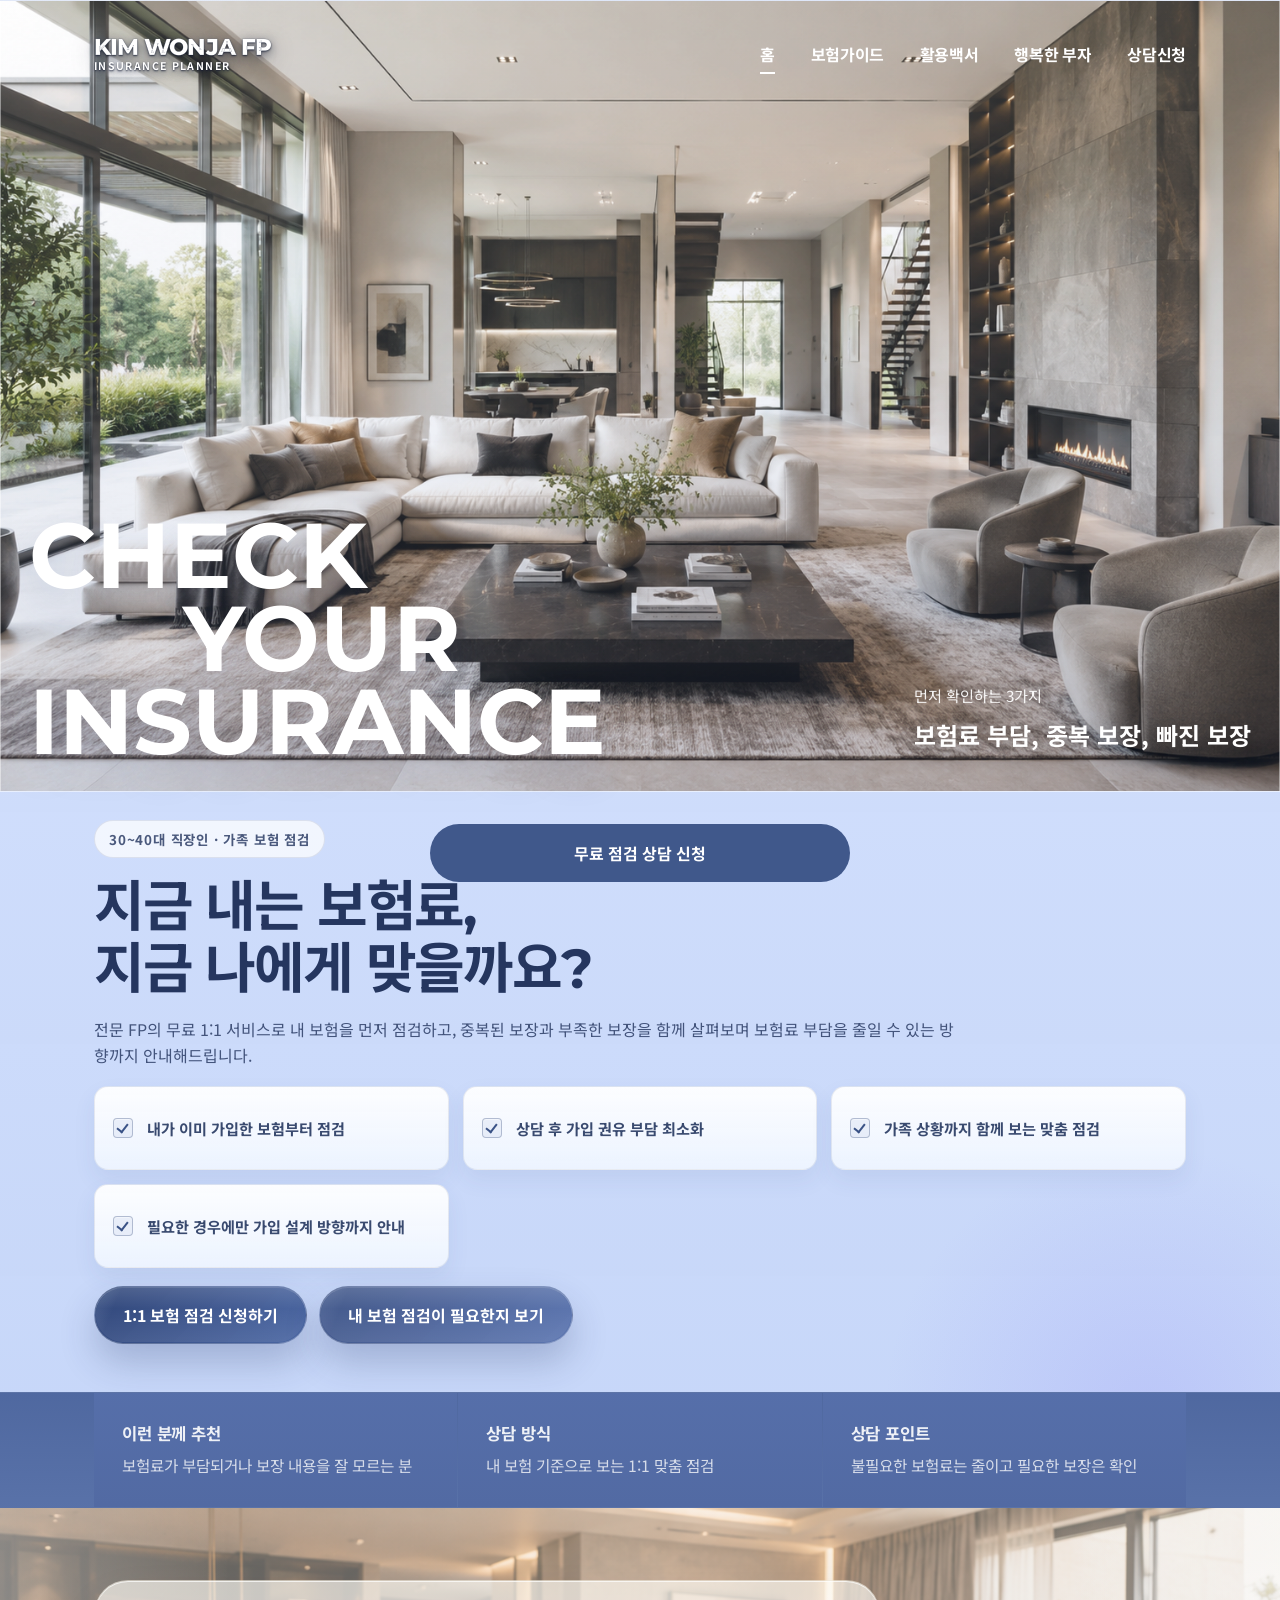
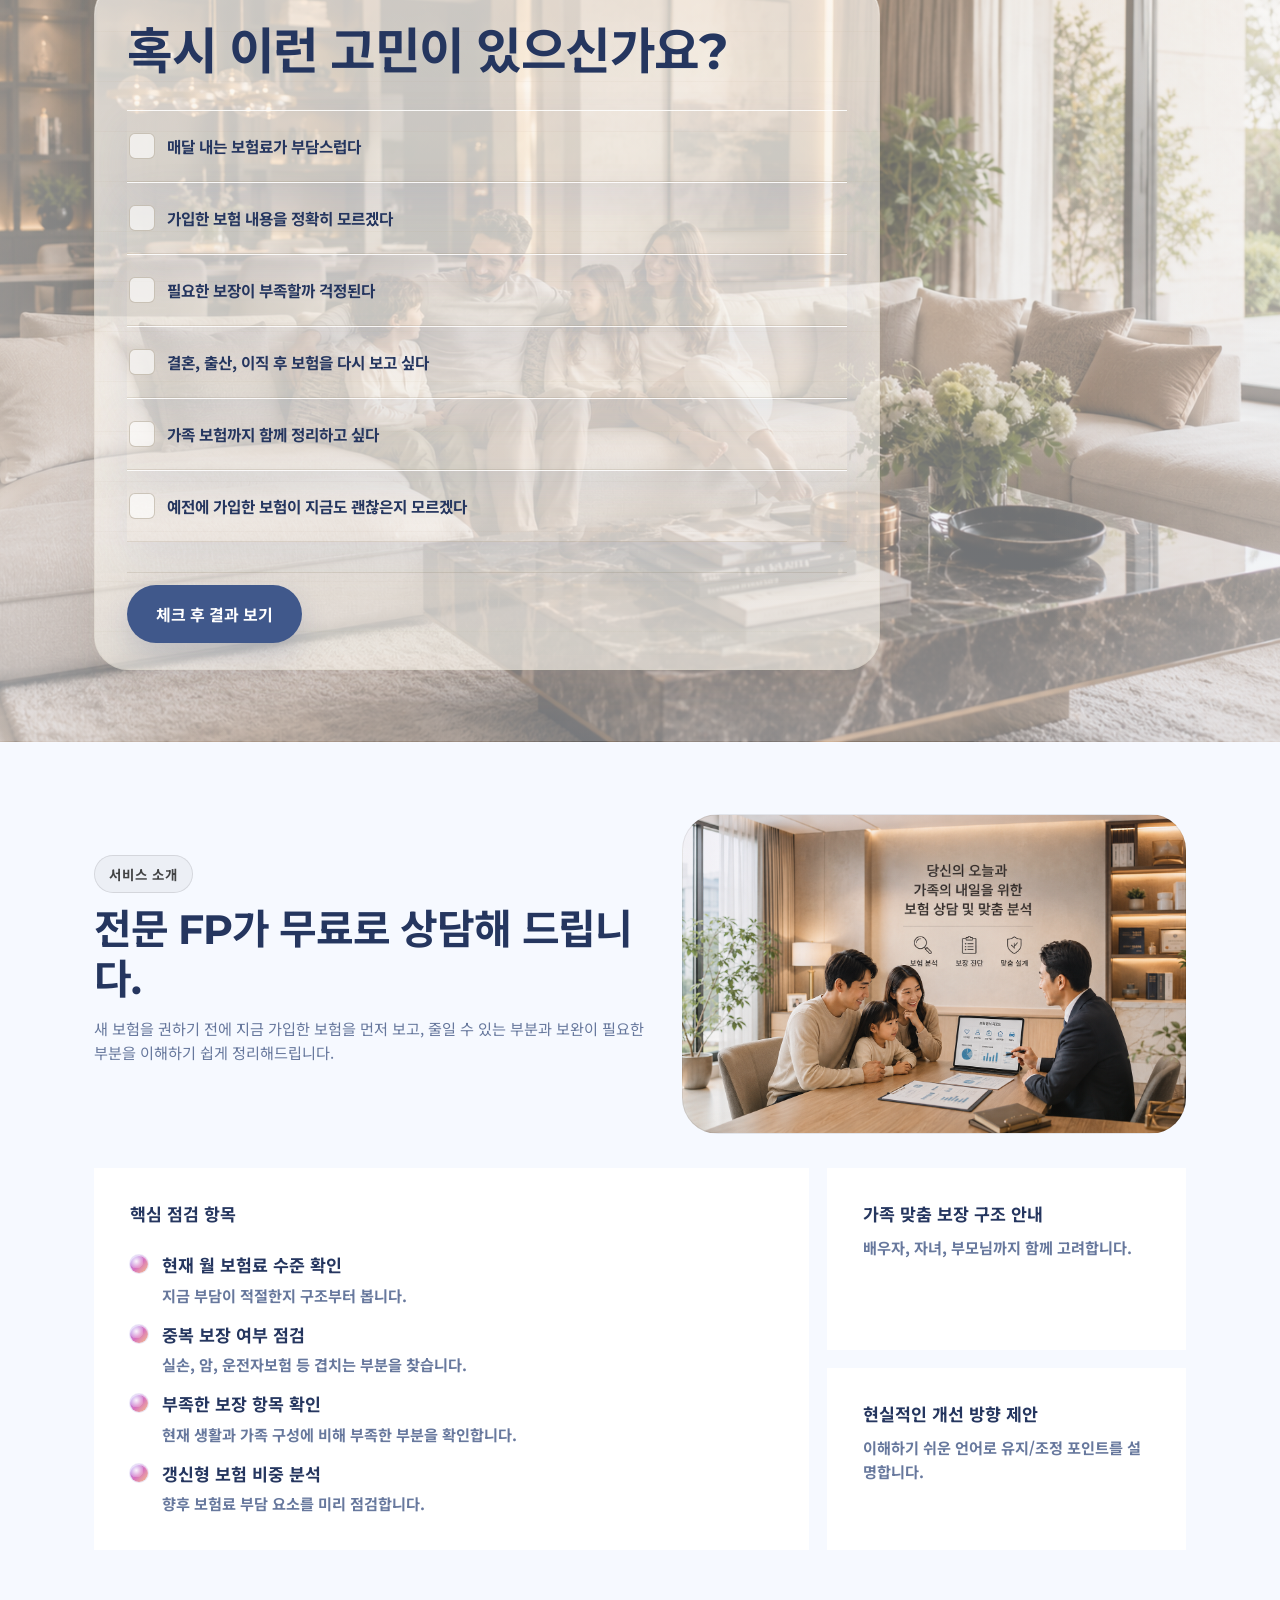
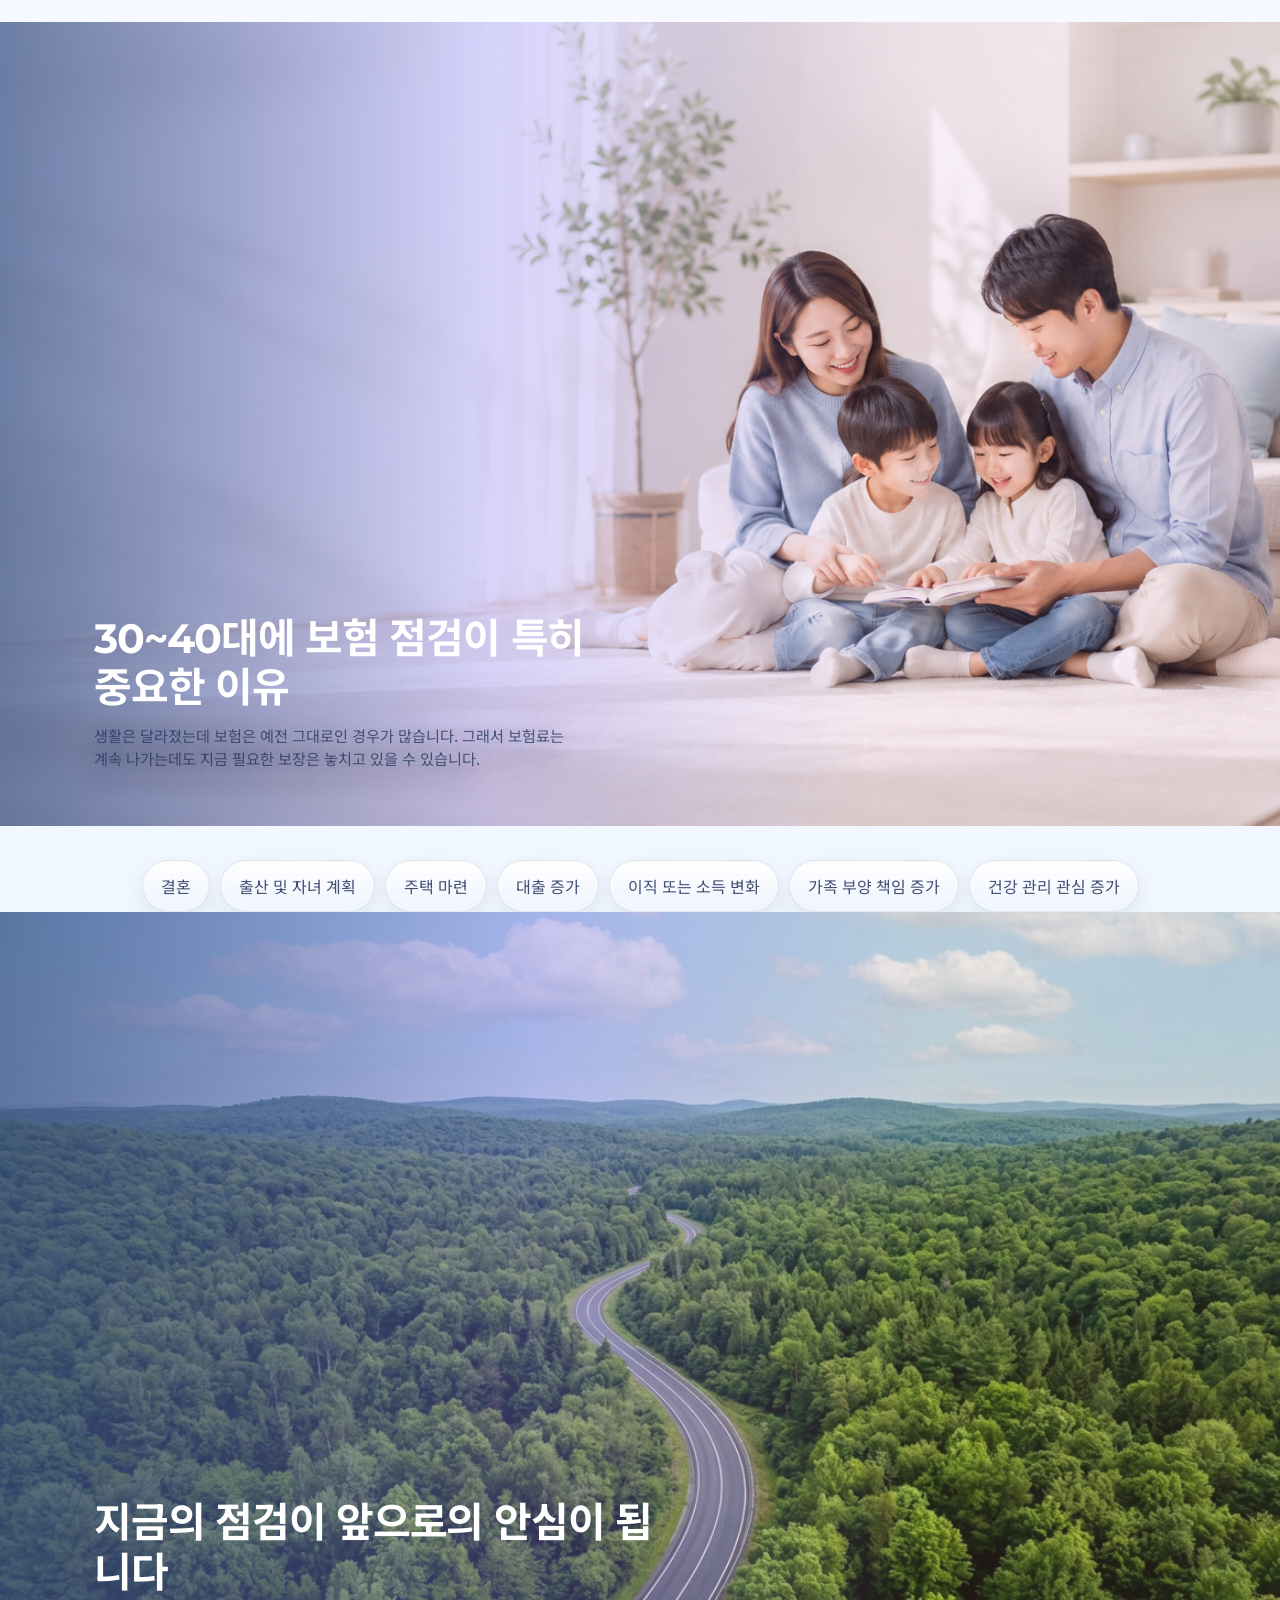
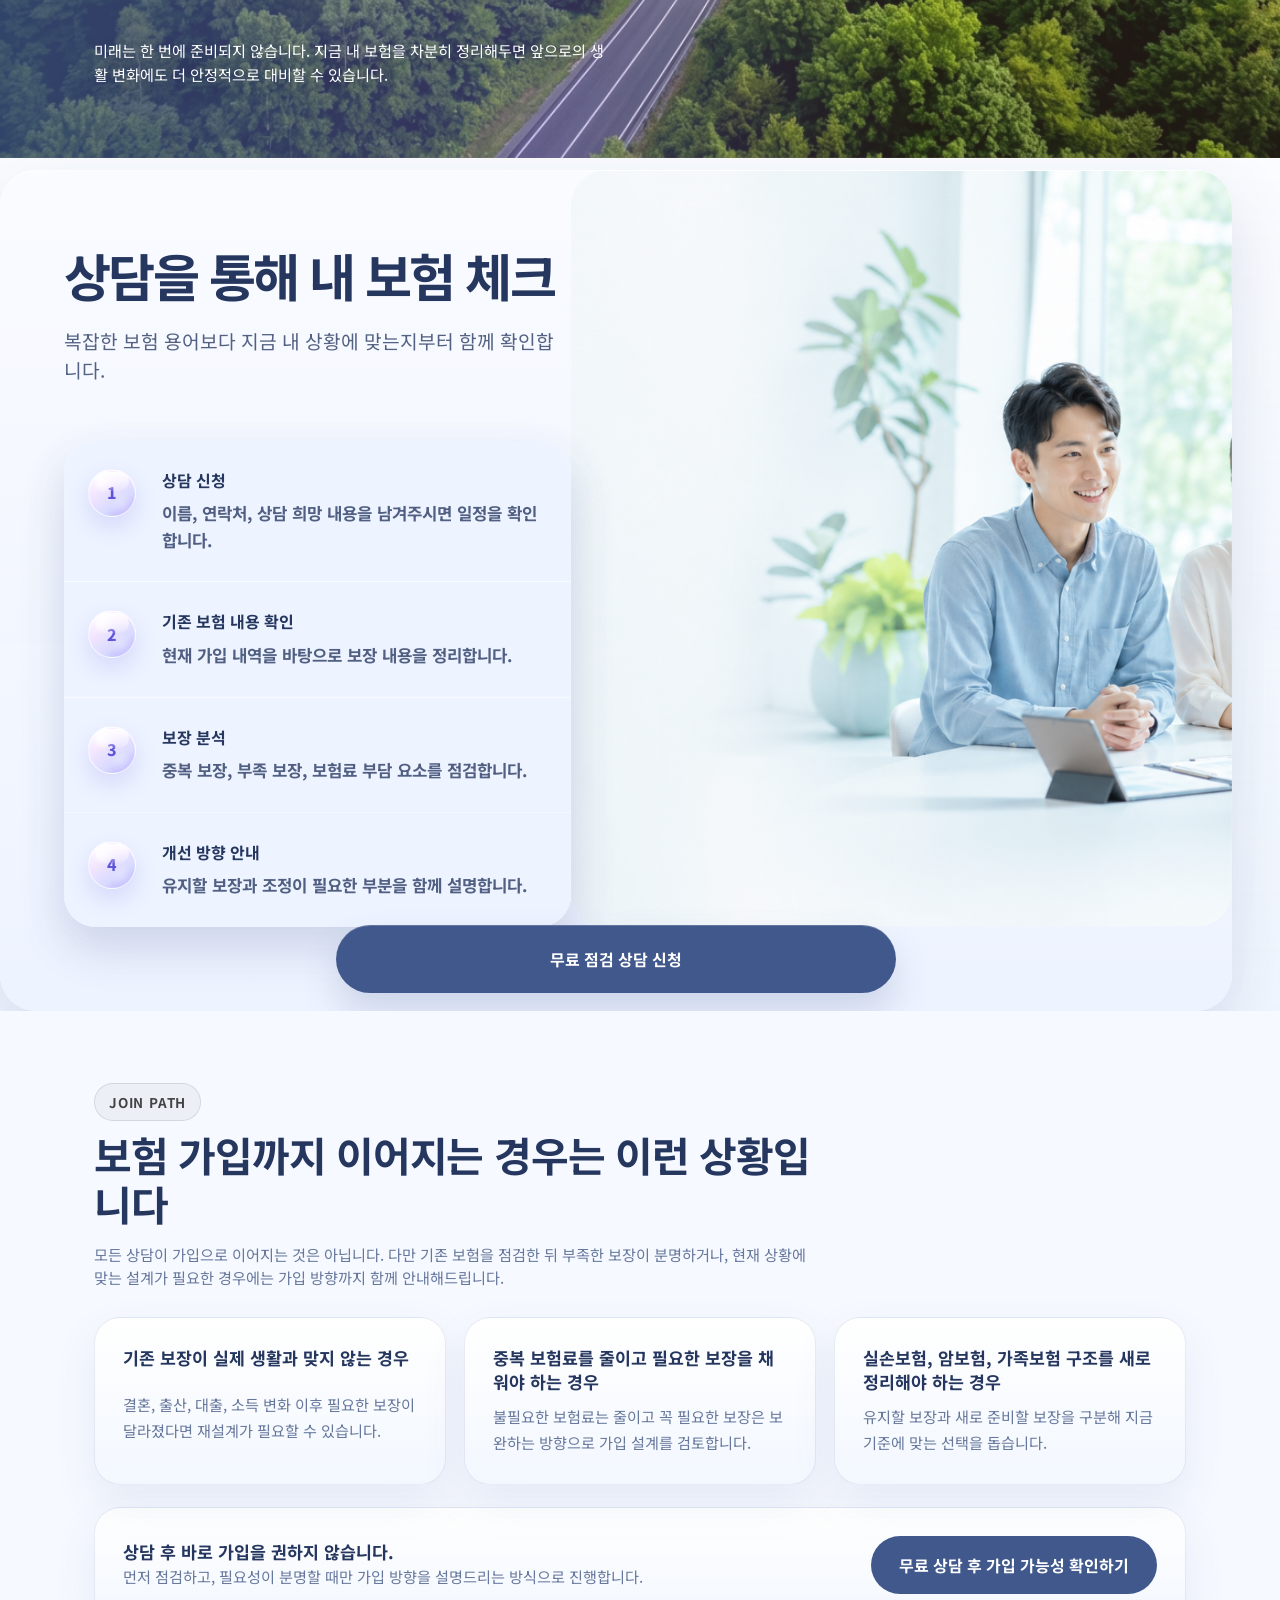
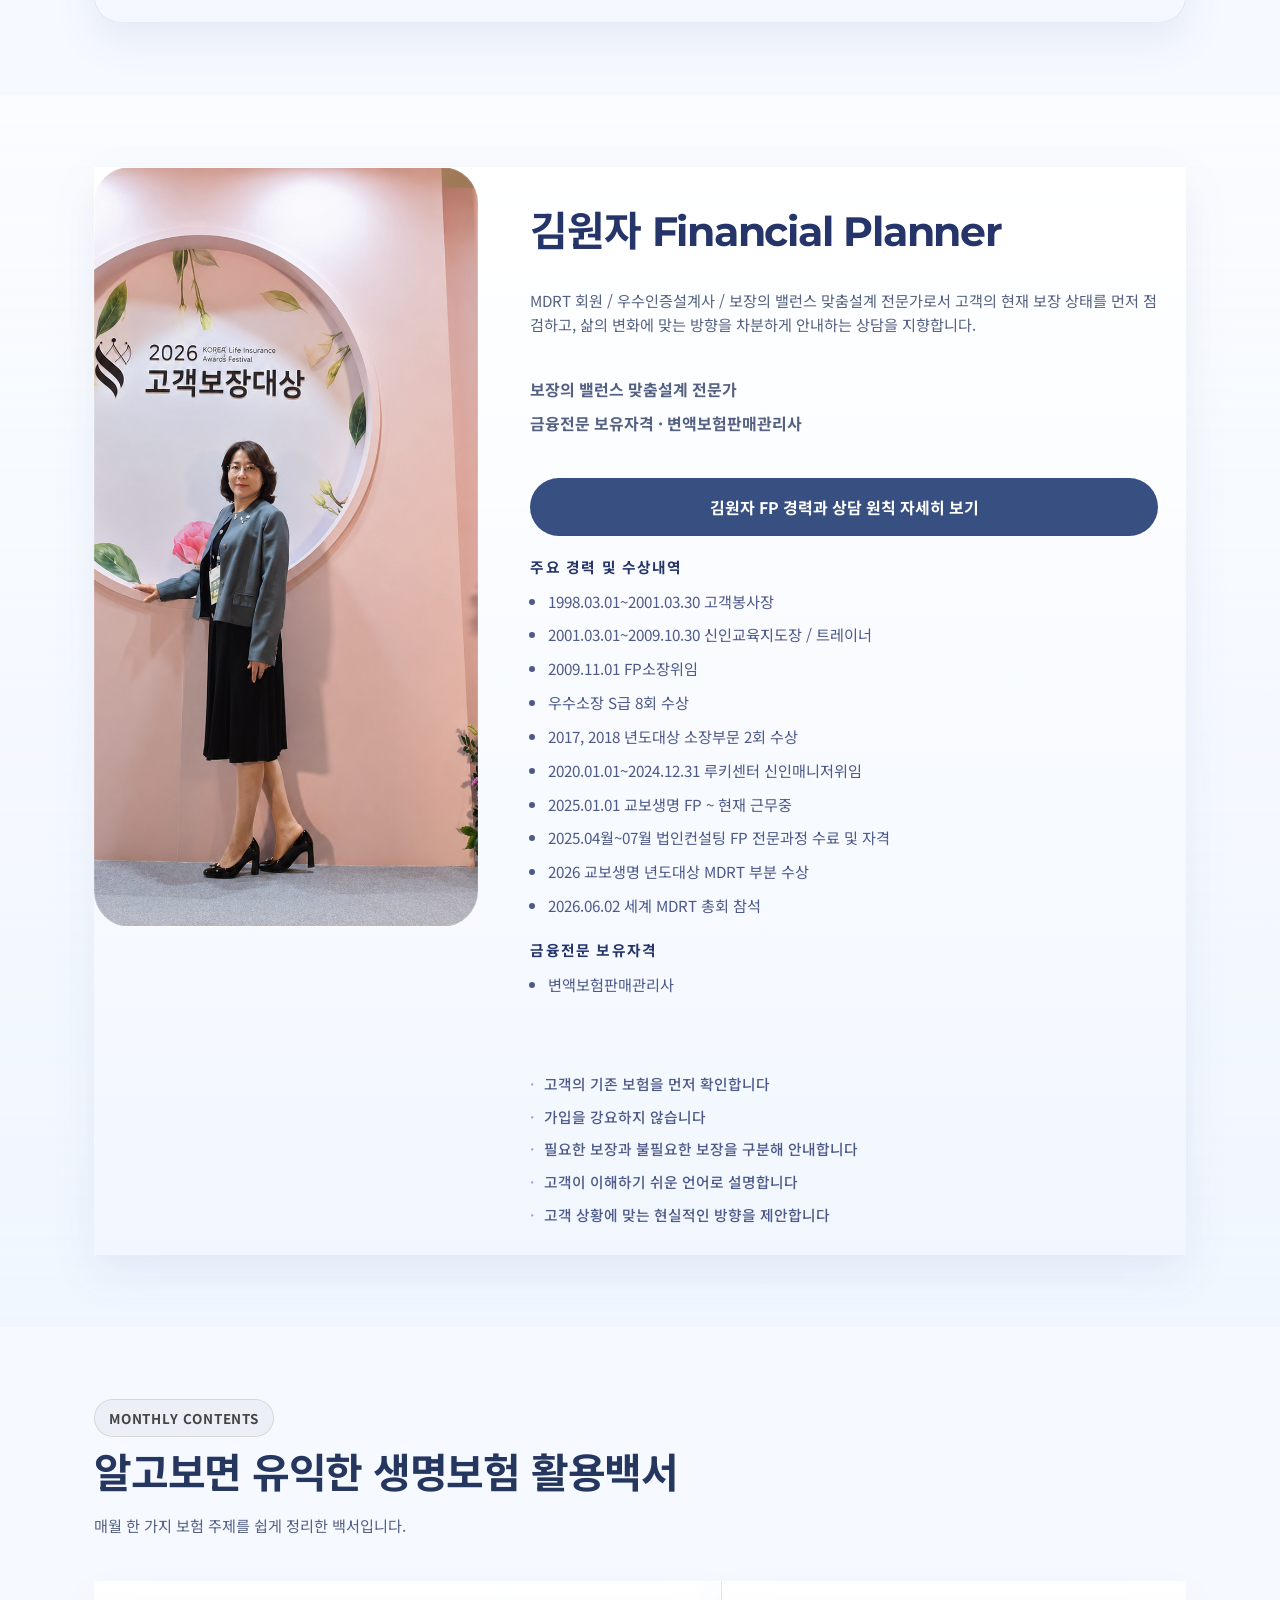
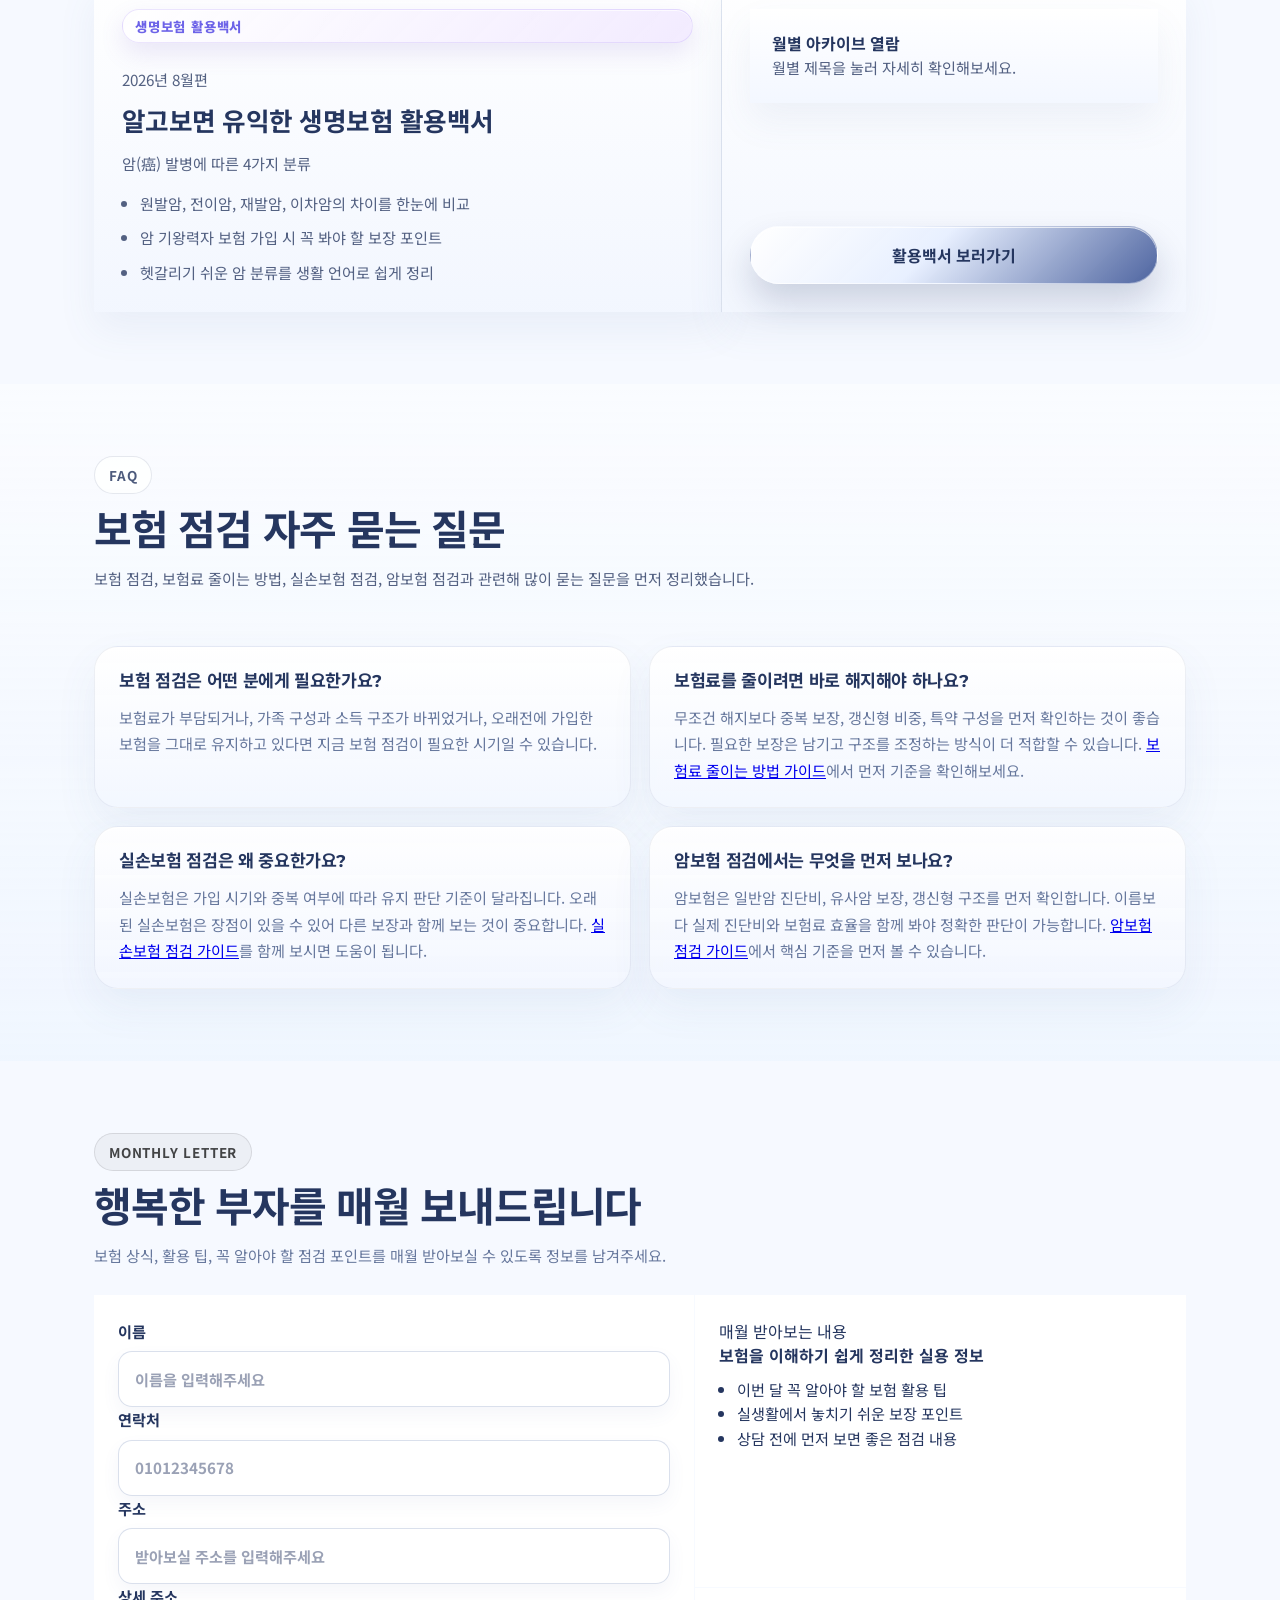
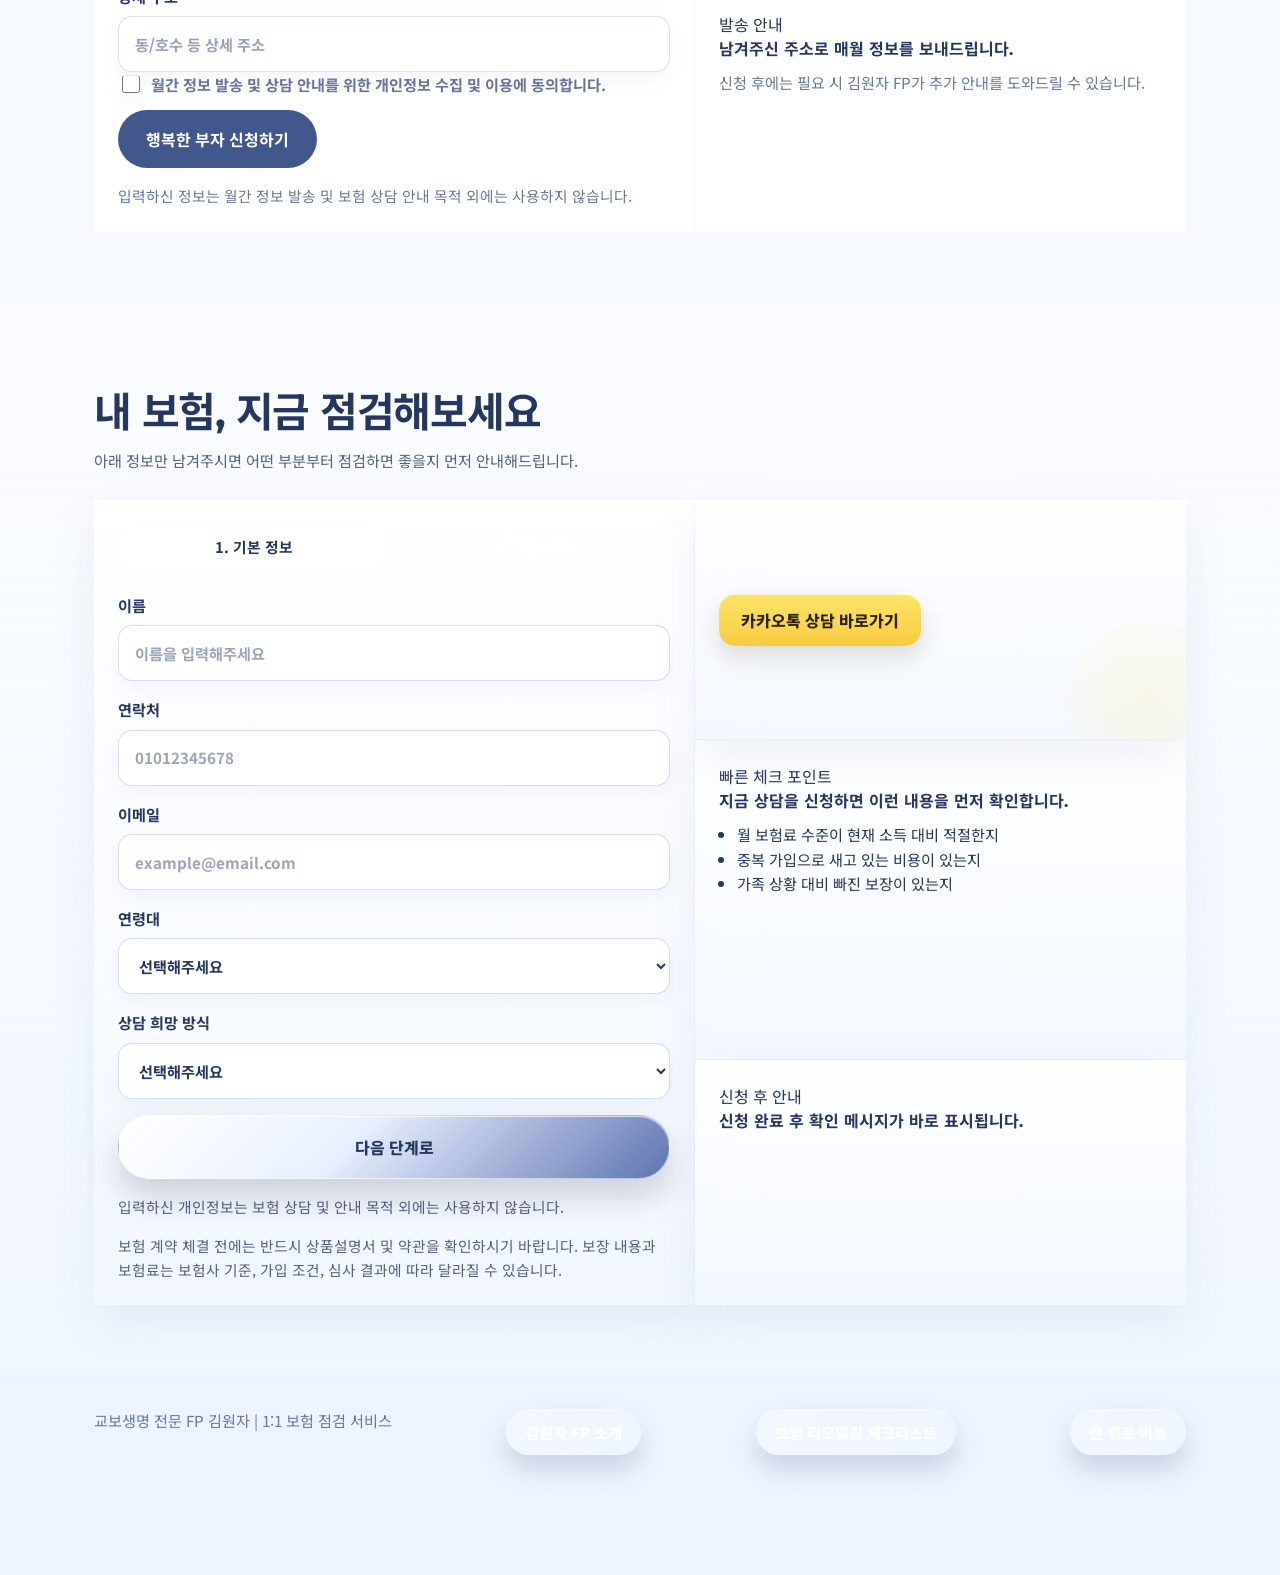
<file: index.html>
<!DOCTYPE html>
<html lang="ko">
  <head>
    <meta charset="UTF-8" />
    <meta name="viewport" content="width=device-width, initial-scale=1.0" />
    <title>보험 점검 · 보험 가입 상담 | 김원자 전문 FP</title>
    <meta
      name="description"
      content="보험 점검, 보험 가입 상담, 보험료 줄이는 방법, 실손보험 점검, 암보험 점검까지 한 번에 확인해보세요. 교보생명 전문 FP 김원자가 1:1 맞춤 상담을 도와드립니다."
    />
    <meta
      name="keywords"
      content="보험 점검, 보험료 줄이는 방법, 실손보험 점검, 암보험 점검, 30대 보험 점검, 보험 상담, 교보생명, 김원자, 보장 분석, 가족 보험"
    />
    <meta name="robots" content="index,follow,max-image-preview:large" />
    <link rel="canonical" href="https://kimwonja.com/" />
    <meta property="og:type" content="website" />
    <meta property="og:site_name" content="김원자 전문 FP" />
    <meta property="og:title" content="보험 점검 · 보험 가입 상담 | 김원자 전문 FP" />
    <meta
      property="og:description"
      content="보험료는 줄이고, 필요한 보장은 남기세요. 교보생명 전문 FP 김원자가 보험 점검부터 보험 가입 상담까지 1:1 맞춤으로 도와드립니다."
    />
    <meta property="og:url" content="https://kimwonja.com/" />
    <meta property="og:image" content="https://kimwonja.com/back.png" />
    <meta property="og:image:secure_url" content="https://kimwonja.com/back.png" />
    <meta property="og:image:type" content="image/png" />
    <meta property="og:image:alt" content="보험 점검 서비스 메인 이미지" />
    <meta name="twitter:card" content="summary_large_image" />
    <meta name="twitter:title" content="보험 점검 · 보험 가입 상담 | 김원자 전문 FP" />
    <meta
      name="twitter:description"
      content="보험료는 줄이고, 필요한 보장은 남기세요. 교보생명 전문 FP 김원자가 보험 점검부터 보험 가입 상담까지 1:1 맞춤으로 도와드립니다."
    />
    <meta name="twitter:image" content="https://kimwonja.com/back.png" />
    <link
      rel="alternate"
      type="application/rss+xml"
      title="김원자 전문 FP RSS"
      href="https://kimwonja.com/rss.xml"
    />
    <script async src="https://www.googletagmanager.com/gtag/js?id=G-WDFJFY52S7"></script>
    <script>
      window.dataLayer = window.dataLayer || [];
      function gtag() {
        dataLayer.push(arguments);
      }
      gtag("js", new Date());
      gtag("config", "G-WDFJFY52S7");
    </script>
    <script type="application/ld+json">
      {
        "@context": "https://schema.org",
        "@graph": [
          {
            "@type": "WebSite",
            "@id": "https://kimwonja.com/#website",
            "url": "https://kimwonja.com/",
            "name": "김원자 전문 FP",
            "inLanguage": "ko",
            "description": "보험 점검, 보험 가입 상담, 보험료 줄이는 방법, 실손보험 점검, 암보험 점검까지 한 번에 확인해보세요. 교보생명 전문 FP 김원자가 1:1 맞춤 상담을 도와드립니다."
          },
          {
            "@type": "ProfessionalService",
            "@id": "https://kimwonja.com/#service",
            "name": "김원자 전문 FP 보험 점검 서비스",
            "url": "https://kimwonja.com/",
            "image": "https://kimwonja.com/back.png",
            "description": "교보생명 전문 FP 김원자가 보험 점검, 보험 가입 상담, 보험료 줄이는 방법 안내, 실손보험 점검, 암보험 점검 등 1:1 맞춤 상담을 제공하는 서비스.",
            "serviceType": "보험 점검 및 보험 가입 상담",
            "areaServed": "KR",
            "availableLanguage": ["ko"],
            "provider": {
              "@type": "Person",
              "name": "김원자",
              "jobTitle": "Financial Planner"
            }
          },
          {
            "@type": "WebPage",
            "@id": "https://kimwonja.com/#webpage",
            "url": "https://kimwonja.com/",
            "name": "보험 점검 · 보험 가입 상담 | 김원자 전문 FP",
            "isPartOf": {
              "@id": "https://kimwonja.com/#website"
            },
            "about": {
              "@id": "https://kimwonja.com/#service"
            },
            "inLanguage": "ko",
            "description": "보험 점검, 보험 가입 상담, 보험료 줄이는 방법, 실손보험 점검, 암보험 점검까지 한 번에 확인해보세요. 교보생명 전문 FP 김원자가 1:1 맞춤 상담을 도와드립니다."
          },
          {
            "@type": "FAQPage",
            "@id": "https://kimwonja.com/#faq",
            "mainEntity": [
              {
                "@type": "Question",
                "name": "보험 점검은 어떤 분에게 필요한가요?",
                "acceptedAnswer": {
                  "@type": "Answer",
                  "text": "보험료가 부담되거나, 가족 구성과 소득 구조가 바뀌었거나, 실손보험과 암보험 같은 주요 보장을 오래 유지하고 있다면 보험 점검이 필요합니다."
                }
              },
              {
                "@type": "Question",
                "name": "보험료를 줄이려면 바로 해지해야 하나요?",
                "acceptedAnswer": {
                  "@type": "Answer",
                  "text": "무조건 해지보다 중복 보장, 갱신형 비중, 특약 구성부터 점검하는 것이 좋습니다. 필요한 보장은 유지하고 구조를 조정하는 방향이 더 적합할 수 있습니다."
                }
              },
              {
                "@type": "Question",
                "name": "실손보험 점검은 왜 중요한가요?",
                "acceptedAnswer": {
                  "@type": "Answer",
                  "text": "실손보험은 가입 시기와 중복 여부에 따라 유지 판단 기준이 달라집니다. 오래된 실손보험은 장점이 있을 수 있어 전체 보장 구조와 함께 점검하는 것이 중요합니다."
                }
              },
              {
                "@type": "Question",
                "name": "암보험 점검에서는 무엇을 먼저 보나요?",
                "acceptedAnswer": {
                  "@type": "Answer",
                  "text": "암보험은 일반암 진단비, 유사암 보장, 갱신형 구조를 먼저 확인합니다. 이름보다 실제 진단비 구조와 보험료 효율을 함께 보는 것이 중요합니다."
                }
              },
              {
                "@type": "Question",
                "name": "보험 가입 상담은 언제 진행되나요?",
                "acceptedAnswer": {
                  "@type": "Answer",
                  "text": "기존 보험을 먼저 점검한 뒤 부족한 보장이 분명하거나 현재 생활에 맞는 설계가 필요한 경우에만 보험 가입 상담까지 이어서 안내합니다."
                }
              }
            ]
          },
          {
            "@type": "ItemList",
            "@id": "https://kimwonja.com/#guide-list",
            "name": "보험 점검 가이드 목록",
            "itemListElement": [
              {
                "@type": "ListItem",
                "position": 1,
                "name": "30대 보험 점검",
                "url": "https://kimwonja.com/30s-insurance-check.html"
              },
              {
                "@type": "ListItem",
                "position": 2,
                "name": "보험료 줄이는 방법",
                "url": "https://kimwonja.com/reduce-insurance-premium.html"
              },
              {
                "@type": "ListItem",
                "position": 3,
                "name": "실손보험 점검",
                "url": "https://kimwonja.com/silson-insurance-check.html"
              },
              {
                "@type": "ListItem",
                "position": 4,
                "name": "암보험 점검",
                "url": "https://kimwonja.com/cancer-insurance-check.html"
              },
              {
                "@type": "ListItem",
                "position": 5,
                "name": "보험 리모델링 체크리스트 7가지",
                "url": "https://kimwonja.com/insurance-remodeling-checklist.html"
              }
            ]
          },
          {
            "@type": "BreadcrumbList",
            "@id": "https://kimwonja.com/#breadcrumb",
            "itemListElement": [
              {
                "@type": "ListItem",
                "position": 1,
                "name": "홈",
                "item": "https://kimwonja.com/"
              }
            ]
          }
        ]
      }
    </script>
    <link rel="preconnect" href="https://fonts.googleapis.com" />
    <link rel="preconnect" href="https://fonts.gstatic.com" crossorigin />
    <link
      href="https://fonts.googleapis.com/css2?family=Montserrat:wght@500;700;800&family=Noto+Sans+KR:wght@400;500;700;800&display=swap"
      rel="stylesheet"
    />
    <link rel="stylesheet" href="./styles.css?v=20260908-6" />
  </head>
  <body>
    <div class="page-shell">
      <header class="hero" id="top">
        <div class="hero-masthead">
          <a class="hero-masthead-copy" href="./index.html" aria-label="김원자 FP 홈">
            <strong>KIM WONJA FP</strong>
            <span>INSURANCE PLANNER</span>
          </a>
          <button class="hero-menu-toggle" type="button" aria-label="메뉴 열기" aria-expanded="false">
            <span></span><span></span><span></span>
          </button>
          <nav class="hero-masthead-actions" aria-label="주요 메뉴">
            <a class="button-link hero-masthead-link hero-masthead-current" href="./index.html" aria-current="page">홈</a>
            <a class="secondary-button button-link hero-masthead-link" href="./guide-archive.html">
              보험가이드
            </a>
            <a class="secondary-button button-link hero-masthead-link" href="#whitepaper">
              활용백서
            </a>
            <a class="secondary-button button-link hero-masthead-link" href="#happy-rich">
              행복한 부자
            </a>
            <a class="secondary-button button-link hero-masthead-link" href="#lead-form">
              상담신청
            </a>
          </nav>
        </div>

        <div class="hero-grid">
          <div class="hero-stage" aria-hidden="true">
            <div class="hero-stage-copy">
              <strong>CHECK</strong>
              <strong>YOUR</strong>
              <strong>INSURANCE</strong>
            </div>
            <div class="hero-stage-note">
              <p>먼저 확인하는 3가지</p>
              <strong>보험료 부담, 중복 보장, 빠진 보장</strong>
            </div>
          </div>

          <section class="hero-copy">
            <span class="eyebrow">30~40대 직장인 · 가족 보험 점검</span>
            <h1>지금 내는 보험료,<br />지금 나에게 맞을까요?</h1>
            <p class="hero-subcopy">
              전문 FP의 무료 1:1 서비스로 내 보험을 먼저 점검하고, 중복된 보장과 부족한
              보장을 함께 살펴보며 보험료 부담을 줄일 수 있는 방향까지 안내해드립니다.
            </p>

            <ul class="hero-proof">
              <li>내가 이미 가입한 보험부터 점검</li>
              <li>상담 후 가입 권유 부담 최소화</li>
              <li>가족 상황까지 함께 보는 맞춤 점검</li>
              <li>필요한 경우에만 가입 설계 방향까지 안내</li>
            </ul>

            <div class="hero-actions">
              <button class="primary-button" data-scroll-target="#lead-form">
                1:1 보험 점검 신청하기
              </button>
              <button class="secondary-button" data-scroll-target="#pain-points">
                내 보험 점검이 필요한지 보기
              </button>
            </div>
          </section>
        </div>
      </header>

      <main>
        <section class="trust-strip">
          <div>
            <strong>이런 분께 추천</strong>
            <p>보험료가 부담되거나 보장 내용을 잘 모르는 분</p>
          </div>
          <div>
            <strong>상담 방식</strong>
            <p>내 보험 기준으로 보는 1:1 맞춤 점검</p>
          </div>
          <div>
            <strong>상담 포인트</strong>
            <p>불필요한 보험료는 줄이고 필요한 보장은 확인</p>
          </div>
        </section>

        <section class="section" id="pain-points">
          <div class="pain-shell">
            <div class="section-heading">
              <h2>혹시 이런 고민이 있으신가요?</h2>
            </div>

            <div class="pain-grid" role="group" aria-label="보험 고민 체크">
              <label class="pain-card pain-option">
                <input type="checkbox" name="pain-point" value="premium-burden" />
                <span class="pain-check" aria-hidden="true"></span>
                <span class="pain-text">매달 내는 보험료가 부담스럽다</span>
              </label>
              <label class="pain-card pain-option">
                <input type="checkbox" name="pain-point" value="dont-know-coverage" />
                <span class="pain-check" aria-hidden="true"></span>
                <span class="pain-text">가입한 보험 내용을 정확히 모르겠다</span>
              </label>
              <label class="pain-card pain-option">
                <input type="checkbox" name="pain-point" value="lack-of-coverage" />
                <span class="pain-check" aria-hidden="true"></span>
                <span class="pain-text">필요한 보장이 부족할까 걱정된다</span>
              </label>
              <label class="pain-card pain-option">
                <input type="checkbox" name="pain-point" value="life-change" />
                <span class="pain-check" aria-hidden="true"></span>
                <span class="pain-text">결혼, 출산, 이직 후 보험을 다시 보고 싶다</span>
              </label>
              <label class="pain-card pain-option">
                <input type="checkbox" name="pain-point" value="family-coverage" />
                <span class="pain-check" aria-hidden="true"></span>
                <span class="pain-text">가족 보험까지 함께 정리하고 싶다</span>
              </label>
              <label class="pain-card pain-option">
                <input type="checkbox" name="pain-point" value="old-policy" />
                <span class="pain-check" aria-hidden="true"></span>
                <span class="pain-text">예전에 가입한 보험이 지금도 괜찮은지 모르겠다</span>
              </label>
            </div>

            <div class="pain-result-box">
              <div class="pain-actions">
                <button class="secondary-button pain-result-button" type="button">체크 후 결과 보기</button>
              </div>

              <p class="pain-result-message" id="pain-result-message" hidden>
                하나라도 해당 하신다면 전문 상담을 받아 보시기를 추천드립니다.
              </p>
            </div>
          </div>
        </section>

        <section class="section section-accent">
          <div class="editorial-split">
            <div class="section-heading narrow">
              <span class="section-kicker">서비스 소개</span>
              <h2>전문 FP가 무료로 상담해 드립니다.</h2>
              <p>
                새 보험을 권하기 전에 지금 가입한 보험을 먼저 보고, 줄일 수 있는 부분과
                보완이 필요한 부분을 이해하기 쉽게 정리해드립니다.
              </p>
            </div>

            <div class="image-figure consult-figure" aria-label="보험 분석 상담 이미지"></div>
          </div>

          <div class="check-grid">
            <article class="check-card check-card-featured">
              <strong>핵심 점검 항목</strong>
              <div class="check-feature-list">
                <div class="check-feature-item">
                  <span class="check-feature-mark" aria-hidden="true"></span>
                  <div>
                    <b>현재 월 보험료 수준 확인</b>
                    <p>지금 부담이 적절한지 구조부터 봅니다.</p>
                  </div>
                </div>
                <div class="check-feature-item">
                  <span class="check-feature-mark" aria-hidden="true"></span>
                  <div>
                    <b>중복 보장 여부 점검</b>
                    <p>실손, 암, 운전자보험 등 겹치는 부분을 찾습니다.</p>
                  </div>
                </div>
                <div class="check-feature-item">
                  <span class="check-feature-mark" aria-hidden="true"></span>
                  <div>
                    <b>부족한 보장 항목 확인</b>
                    <p>현재 생활과 가족 구성에 비해 부족한 부분을 확인합니다.</p>
                  </div>
                </div>
                <div class="check-feature-item">
                  <span class="check-feature-mark" aria-hidden="true"></span>
                  <div>
                    <b>갱신형 보험 비중 분석</b>
                    <p>향후 보험료 부담 요소를 미리 점검합니다.</p>
                  </div>
                </div>
              </div>
            </article>
            <div class="check-side-column">
              <article class="check-card">
                <strong>가족 맞춤 보장 구조 안내</strong>
                <p>배우자, 자녀, 부모님까지 함께 고려합니다.</p>
              </article>
              <article class="check-card">
                <strong>현실적인 개선 방향 제안</strong>
                <p>이해하기 쉬운 언어로 유지/조정 포인트를 설명합니다.</p>
              </article>
            </div>
          </div>
        </section>

        <section class="section family-section">
          <div class="editorial-split reverse family-highlight">
            <div class="image-figure tall family-figure" aria-label="생활 변화와 가족 라이프스타일 이미지"></div>

            <div class="section-heading">
              <h2>30~40대에 보험 점검이 특히 중요한 이유</h2>
              <p>
                생활은 달라졌는데 보험은 예전 그대로인 경우가 많습니다. 그래서 보험료는 계속
                나가는데도 지금 필요한 보장은 놓치고 있을 수 있습니다.
              </p>
            </div>
          </div>

          <div class="reason-band">
            <span>결혼</span>
            <span>출산 및 자녀 계획</span>
            <span>주택 마련</span>
            <span>대출 증가</span>
            <span>이직 또는 소득 변화</span>
            <span>가족 부양 책임 증가</span>
            <span>건강 관리 관심 증가</span>
          </div>
        </section>

        <section class="section future-section">
          <div class="future-banner">
            <div class="image-figure future-figure" aria-label="미래를 향해 나아가는 길 이미지"></div>

            <div class="future-copy">
              <h2>지금의 점검이 앞으로의 안심이 됩니다</h2>
              <p>
                미래는 한 번에 준비되지 않습니다. 지금 내 보험을 차분히 정리해두면 앞으로의
                생활 변화에도 더 안정적으로 대비할 수 있습니다.
              </p>
            </div>
          </div>
        </section>

        <section class="section process-section">
          <div class="process-split">
            <div class="process-column">
              <div class="section-heading">
                <h2>상담을 통해 내 보험 체크</h2>
                <p>복잡한 보험 용어보다 지금 내 상황에 맞는지부터 함께 확인합니다.</p>
              </div>

              <div class="process-grid">
                <article class="process-card process-card-group">
                  <div class="process-step-list">
                    <div class="process-step-item">
                      <span>1</span>
                      <div class="process-step-copy">
                        <strong>상담 신청</strong>
                        <p>이름, 연락처, 상담 희망 내용을 남겨주시면 일정을 확인합니다.</p>
                      </div>
                    </div>
                    <div class="process-step-item">
                      <span>2</span>
                      <div class="process-step-copy">
                        <strong>기존 보험 내용 확인</strong>
                        <p>현재 가입 내역을 바탕으로 보장 내용을 정리합니다.</p>
                      </div>
                    </div>
                    <div class="process-step-item">
                      <span>3</span>
                      <div class="process-step-copy">
                        <strong>보장 분석</strong>
                        <p>중복 보장, 부족 보장, 보험료 부담 요소를 점검합니다.</p>
                      </div>
                    </div>
                    <div class="process-step-item">
                      <span>4</span>
                      <div class="process-step-copy">
                        <strong>개선 방향 안내</strong>
                        <p>유지할 보장과 조정이 필요한 부분을 함께 설명합니다.</p>
                      </div>
                    </div>
                  </div>
                </article>
              </div>
            </div>

            <div
              class="image-figure process-figure"
              aria-label="상담을 통해 내 보험 체크 상담 이미지"
            ></div>

            <div class="process-cta">
              <a class="primary-button button-link" href="#lead-form">무료 점검 상담 신청</a>
            </div>
          </div>
        </section>

        <section class="section lead-intent-section" id="join-path">
          <div class="section-heading">
            <span class="section-kicker">Join Path</span>
            <h2>보험 가입까지 이어지는 경우는 이런 상황입니다</h2>
            <p>
              모든 상담이 가입으로 이어지는 것은 아닙니다. 다만 기존 보험을 점검한 뒤 부족한
              보장이 분명하거나, 현재 상황에 맞는 설계가 필요한 경우에는 가입 방향까지 함께
              안내해드립니다.
            </p>
          </div>

          <div class="join-path-grid">
            <article class="join-path-card">
              <strong>기존 보장이 실제 생활과 맞지 않는 경우</strong>
              <p>결혼, 출산, 대출, 소득 변화 이후 필요한 보장이 달라졌다면 재설계가 필요할 수 있습니다.</p>
            </article>
            <article class="join-path-card">
              <strong>중복 보험료를 줄이고 필요한 보장을 채워야 하는 경우</strong>
              <p>불필요한 보험료는 줄이고 꼭 필요한 보장은 보완하는 방향으로 가입 설계를 검토합니다.</p>
            </article>
            <article class="join-path-card">
              <strong>실손보험, 암보험, 가족보험 구조를 새로 정리해야 하는 경우</strong>
              <p>유지할 보장과 새로 준비할 보장을 구분해 지금 기준에 맞는 선택을 돕습니다.</p>
            </article>
          </div>

          <div class="join-path-banner">
            <div>
              <strong>상담 후 바로 가입을 권하지 않습니다.</strong>
              <p>먼저 점검하고, 필요성이 분명할 때만 가입 방향을 설명드리는 방식으로 진행합니다.</p>
            </div>
            <button class="primary-button" data-scroll-target="#lead-form">무료 상담 후 가입 가능성 확인하기</button>
          </div>
        </section>

        <section class="section advisor-section">
          <div class="advisor-card">
            <div class="image-figure advisor-figure" aria-label="교보생명 전문FP 김원자 프로필 이미지"></div>

            <div class="advisor-content">
              <div class="advisor-copy">
                <h2>김원자 Financial Planner</h2>
                <p>
                  MDRT 회원 / 우수인증설계사 / 보장의 밸런스 맞춤설계 전문가로서
                  고객의 현재 보장 상태를 먼저 점검하고, 삶의 변화에 맞는 방향을
                  차분하게 안내하는 상담을 지향합니다.
                </p>

                <div class="advisor-philosophy">
                  <p>보장의 밸런스 맞춤설계 전문가</p>
                  <p>금융전문 보유자격 · 변액보험판매관리사</p>
                </div>

                <a class="secondary-button button-link" href="./advisor.html">김원자 FP 경력과 상담 원칙 자세히 보기</a>

                <div class="advisor-specialties">
                  <strong>주요 경력 및 수상내역</strong>
                  <ul>
                    <li>1998.03.01~2001.03.30 고객봉사장</li>
                    <li>2001.03.01~2009.10.30 신인교육지도장 / 트레이너</li>
                    <li>2009.11.01 FP소장위임</li>
                    <li>우수소장 S급 8회 수상</li>
                    <li>2017, 2018 년도대상 소장부문 2회 수상</li>
                    <li>2020.01.01~2024.12.31 루키센터 신인매니저위임</li>
                    <li>2025.01.01 교보생명 FP ~ 현재 근무중</li>
                    <li>2025.04월~07월 법인컨설팅 FP 전문과정 수료 및 자격</li>
                    <li>2026 교보생명 년도대상 MDRT 부분 수상</li>
                    <li>2026.06.02 세계 MDRT 총회 참석</li>
                  </ul>
                </div>

                <div class="advisor-specialties">
                  <strong>금융전문 보유자격</strong>
                  <ul>
                    <li>변액보험판매관리사</li>
                  </ul>
                </div>
              </div>

              <ul class="advisor-principles">
                <li>고객의 기존 보험을 먼저 확인합니다</li>
                <li>가입을 강요하지 않습니다</li>
                <li>필요한 보장과 불필요한 보장을 구분해 안내합니다</li>
                <li>고객이 이해하기 쉬운 언어로 설명합니다</li>
                <li>고객 상황에 맞는 현실적인 방향을 제안합니다</li>
              </ul>
            </div>
          </div>
        </section>

        <section class="section whitepaper-section" id="whitepaper">
          <div class="whitepaper-shell">
            <div class="whitepaper-intro">
              <span class="section-kicker">Monthly Contents</span>
              <h2>알고보면 유익한 생명보험 활용백서</h2>
              <p>매월 한 가지 보험 주제를 쉽게 정리한 백서입니다.</p>
            </div>

            <div class="whitepaper-teaser">
              <div class="whitepaper-teaser-copy">
                <span class="whitepaper-category" id="whitepaper-teaser-category"></span>
                <p class="whitepaper-date" id="whitepaper-teaser-date"></p>
                <h3 id="whitepaper-teaser-title"></h3>
                <p class="whitepaper-teaser-subtitle" id="whitepaper-teaser-subtitle"></p>
                <ul class="whitepaper-teaser-points" id="whitepaper-teaser-points"></ul>
              </div>

              <div class="whitepaper-teaser-action">
                <div class="whitepaper-rail-card">
                  <strong>월별 아카이브 열람</strong>
                  <p>월별 제목을 눌러 자세히 확인해보세요.</p>
                </div>
                <a class="primary-button button-link" href="./whitepaper.html">활용백서 보러가기</a>
              </div>
            </div>
          </div>
        </section>

        <section class="section faq-section" id="faq">
          <div class="whitepaper-shell">
            <div class="section-heading">
              <span class="section-kicker">FAQ</span>
              <h2>보험 점검 자주 묻는 질문</h2>
              <p>
                보험 점검, 보험료 줄이는 방법, 실손보험 점검, 암보험 점검과 관련해 많이
                묻는 질문을 먼저 정리했습니다.
              </p>
            </div>

            <div class="faq-grid">
              <article class="faq-card">
                <h3>보험 점검은 어떤 분에게 필요한가요?</h3>
                <p>
                  보험료가 부담되거나, 가족 구성과 소득 구조가 바뀌었거나, 오래전에 가입한
                  보험을 그대로 유지하고 있다면 지금 보험 점검이 필요한 시기일 수 있습니다.
                </p>
              </article>

              <article class="faq-card">
                <h3>보험료를 줄이려면 바로 해지해야 하나요?</h3>
                <p>
                  무조건 해지보다 중복 보장, 갱신형 비중, 특약 구성을 먼저 확인하는 것이
                  좋습니다. 필요한 보장은 남기고 구조를 조정하는 방식이 더 적합할 수 있습니다.
                  <a href="./reduce-insurance-premium.html" target="_blank" rel="noopener noreferrer">보험료 줄이는 방법 가이드</a>에서 먼저
                  기준을 확인해보세요.
                </p>
              </article>

              <article class="faq-card">
                <h3>실손보험 점검은 왜 중요한가요?</h3>
                <p>
                  실손보험은 가입 시기와 중복 여부에 따라 유지 판단 기준이 달라집니다.
                  오래된 실손보험은 장점이 있을 수 있어 다른 보장과 함께 보는 것이 중요합니다.
                  <a href="./silson-insurance-check.html" target="_blank" rel="noopener noreferrer">실손보험 점검 가이드</a>를 함께 보시면
                  도움이 됩니다.
                </p>
              </article>

              <article class="faq-card">
                <h3>암보험 점검에서는 무엇을 먼저 보나요?</h3>
                <p>
                  암보험은 일반암 진단비, 유사암 보장, 갱신형 구조를 먼저 확인합니다. 이름보다
                  실제 진단비와 보험료 효율을 함께 봐야 정확한 판단이 가능합니다.
                  <a href="./cancer-insurance-check.html" target="_blank" rel="noopener noreferrer">암보험 점검 가이드</a>에서 핵심 기준을
                  먼저 볼 수 있습니다.
                </p>
              </article>
            </div>
          </div>
        </section>

        <section class="section subscription-section" id="happy-rich">
          <div class="section-heading">
            <span class="section-kicker">Monthly Letter</span>
            <h2>행복한 부자를 매월 보내드립니다</h2>
            <p>
              보험 상식, 활용 팁, 꼭 알아야 할 점검 포인트를 매월 받아보실 수 있도록 정보를
              남겨주세요.
            </p>
          </div>

          <div class="lead-layout">
            <form class="lead-form subscription-form" id="happy-rich-form">
              <label>
                이름
                <input type="text" name="name" placeholder="이름을 입력해주세요" required />
              </label>
              <label>
                연락처
                <input
                  type="tel"
                  name="phone"
                  inputmode="numeric"
                  placeholder="01012345678"
                  required
                />
              </label>
              <label>
                주소
                <input type="text" name="address" placeholder="받아보실 주소를 입력해주세요" required />
              </label>
              <label>
                상세 주소
                <input type="text" name="addressDetail" placeholder="동/호수 등 상세 주소" />
              </label>
              <label class="consent">
                <input type="checkbox" name="privacy" required />
                <span>월간 정보 발송 및 상담 안내를 위한 개인정보 수집 및 이용에 동의합니다.</span>
              </label>

              <button type="submit" class="primary-button">행복한 부자 신청하기</button>

              <p class="form-note">
                입력하신 정보는 월간 정보 발송 및 보험 상담 안내 목적 외에는 사용하지 않습니다.
              </p>
            </form>

            <aside class="conversion-panel">
              <div class="conversion-box">
                <span>매월 받아보는 내용</span>
                <strong>보험을 이해하기 쉽게 정리한 실용 정보</strong>
                <ul>
                  <li>이번 달 꼭 알아야 할 보험 활용 팁</li>
                  <li>실생활에서 놓치기 쉬운 보장 포인트</li>
                  <li>상담 전에 먼저 보면 좋은 점검 내용</li>
                </ul>
              </div>
              <div class="conversion-box muted">
                <span>발송 안내</span>
                <strong>남겨주신 주소로 매월 정보를 보내드립니다.</strong>
                <p>신청 후에는 필요 시 김원자 FP가 추가 안내를 도와드릴 수 있습니다.</p>
              </div>
            </aside>
          </div>
        </section>

        <section class="section lead-section" id="lead-form">
          <div class="section-heading">
            <h2>내 보험, 지금 점검해보세요</h2>
            <p>
              아래 정보만 남겨주시면 어떤 부분부터 점검하면 좋을지 먼저 안내해드립니다.
            </p>
          </div>

          <div class="lead-layout">
            <form class="lead-form" id="consultation-form">
              <div class="form-progress" aria-hidden="true">
                <span class="progress-step is-active">1. 기본 정보</span>
                <span class="progress-step">2. 상담 내용</span>
              </div>

              <div class="form-panel is-active" data-step="1">
                <label>
                  이름
                  <input type="text" name="name" placeholder="이름을 입력해주세요" required />
                </label>
                <label>
                  연락처
                  <input
                    type="tel"
                    name="phone"
                    inputmode="numeric"
                    placeholder="01012345678"
                    required
                  />
                </label>
                <label>
                  이메일
                  <input
                    type="email"
                    name="email"
                    inputmode="email"
                    placeholder="example@email.com"
                    required
                  />
                </label>
                <label>
                  연령대
                  <select name="ageGroup" required>
                    <option value="">선택해주세요</option>
                    <option>20대</option>
                    <option>30대</option>
                    <option>40대</option>
                    <option>50대</option>
                    <option>60대</option>
                    <option>70대</option>
                  </select>
                </label>
                <label>
                  상담 희망 방식
                  <select name="contactMethod" required>
                    <option value="">선택해주세요</option>
                    <option>전화 상담</option>
                    <option>문자 상담</option>
                    <option>카카오톡 상담</option>
                  </select>
                </label>

                <button type="button" class="primary-button form-next">다음 단계로</button>
              </div>

              <div class="form-panel" data-step="2">
                <label>
                  상담 희망 분야
                  <select name="interest" required>
                    <option value="">선택해주세요</option>
                    <option>보험료 부담</option>
                    <option>기존 보험 점검</option>
                    <option>암보험</option>
                    <option>실손보험</option>
                    <option>운전자보험</option>
                    <option>가족 보험 점검</option>
                    <option>자녀 보험</option>
                    <option>부모님 보험</option>
                    <option>기타</option>
                  </select>
                </label>
                <label>
                  현재 보험 고민
                  <textarea
                    name="concern"
                    rows="5"
                    placeholder="예: 보험료가 부담되고, 실손보험과 암보험이 중복되는지 궁금합니다."
                    required
                  ></textarea>
                </label>
                <label class="consent">
                  <input type="checkbox" name="privacy" required />
                  <span>개인정보 수집 및 이용에 동의합니다.</span>
                </label>

                <div class="form-actions">
                  <button type="button" class="secondary-button form-prev">이전</button>
                  <button type="submit" class="primary-button">1:1 보험 점검 신청하기</button>
                </div>
              </div>

              <p class="form-note">
                입력하신 개인정보는 보험 상담 및 안내 목적 외에는 사용하지 않습니다.
              </p>
              <p class="form-disclaimer">
                보험 계약 체결 전에는 반드시 상품설명서 및 약관을 확인하시기 바랍니다. 보장
                내용과 보험료는 보험사 기준, 가입 조건, 심사 결과에 따라 달라질 수 있습니다.
              </p>
            </form>

          <aside class="conversion-panel">
            <div class="conversion-box kakao-guide-box">
              <div class="contact-shortcuts contact-shortcuts-floating">
                <a
                  class="kakao-button button-link"
                  id="kakao-consult-link"
                    href="#"
                    target="_blank"
                    rel="noopener noreferrer"
                >
                  카카오톡 상담 바로가기
                </a>
              </div>
            </div>
              <div class="conversion-box">
                <span>빠른 체크 포인트</span>
                <strong>지금 상담을 신청하면 이런 내용을 먼저 확인합니다.</strong>
                <ul>
                  <li>월 보험료 수준이 현재 소득 대비 적절한지</li>
                  <li>중복 가입으로 새고 있는 비용이 있는지</li>
                  <li>가족 상황 대비 빠진 보장이 있는지</li>
                </ul>
              </div>
            <div class="conversion-box muted">
              <span>신청 후 안내</span>
              <strong>신청 완료 후 확인 메시지가 바로 표시됩니다.</strong>
            </div>
          </aside>
          </div>
        </section>
      </main>

      <footer class="footer">
        <p>교보생명 전문 FP 김원자 | 1:1 보험 점검 서비스</p>
        <a href="./advisor.html">김원자 FP 소개</a>
        <a href="./insurance-remodeling-checklist.html">보험 리모델링 체크리스트</a>
        <a href="#top">맨 위로 이동</a>
      </footer>
    </div>

    <div class="toast" id="toast" role="status" aria-live="polite"></div>

    <div class="sticky-cta">
      <button class="primary-button" data-scroll-target="#lead-form">무료 점검 상담 신청</button>
    </div>

    <script src="./whitepaper-data.js?v=20260730-2"></script>
    <script src="./guide-data.js?v=20260908-1"></script>
    <script src="./site-config.js?v=20260718-1"></script>
    <script src="./script.js?v=20260727-2"></script>
    <script src="./header.js?v=20260908-1"></script>
  </body>
</html>
</file>
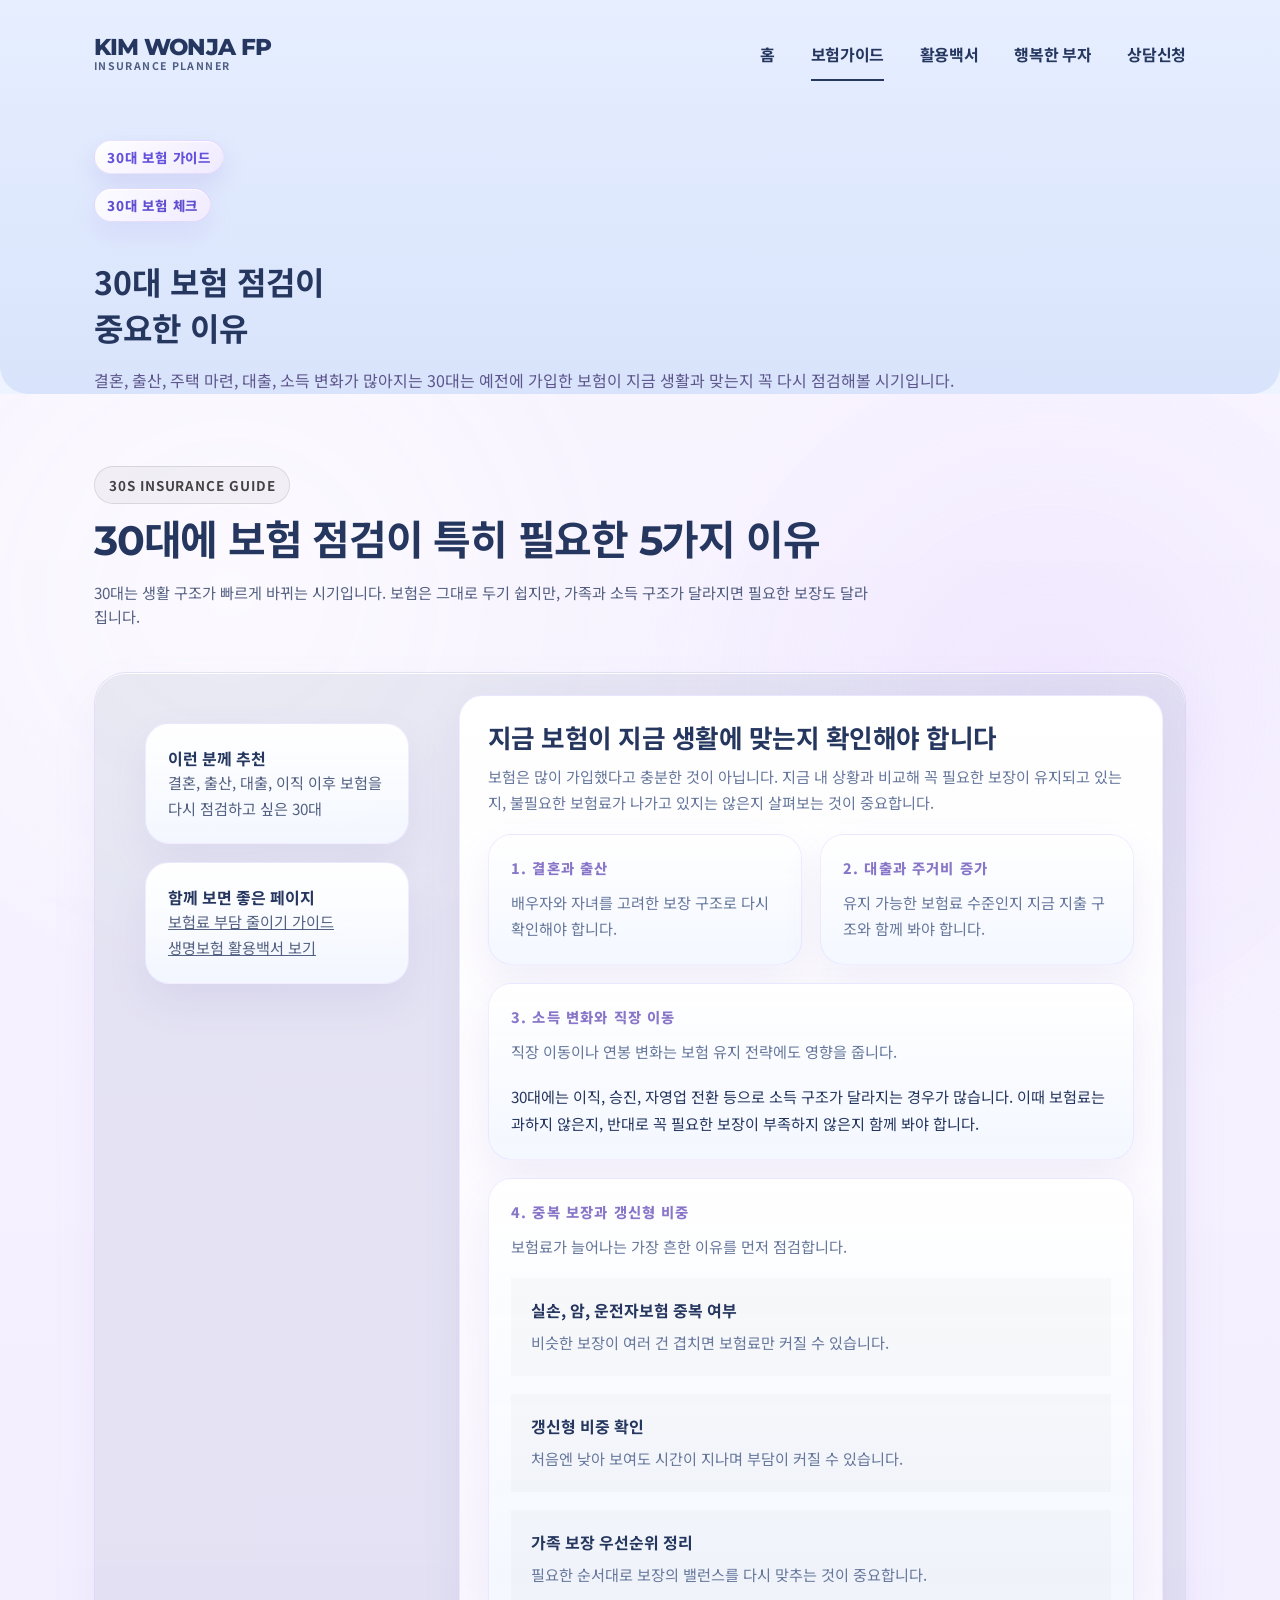
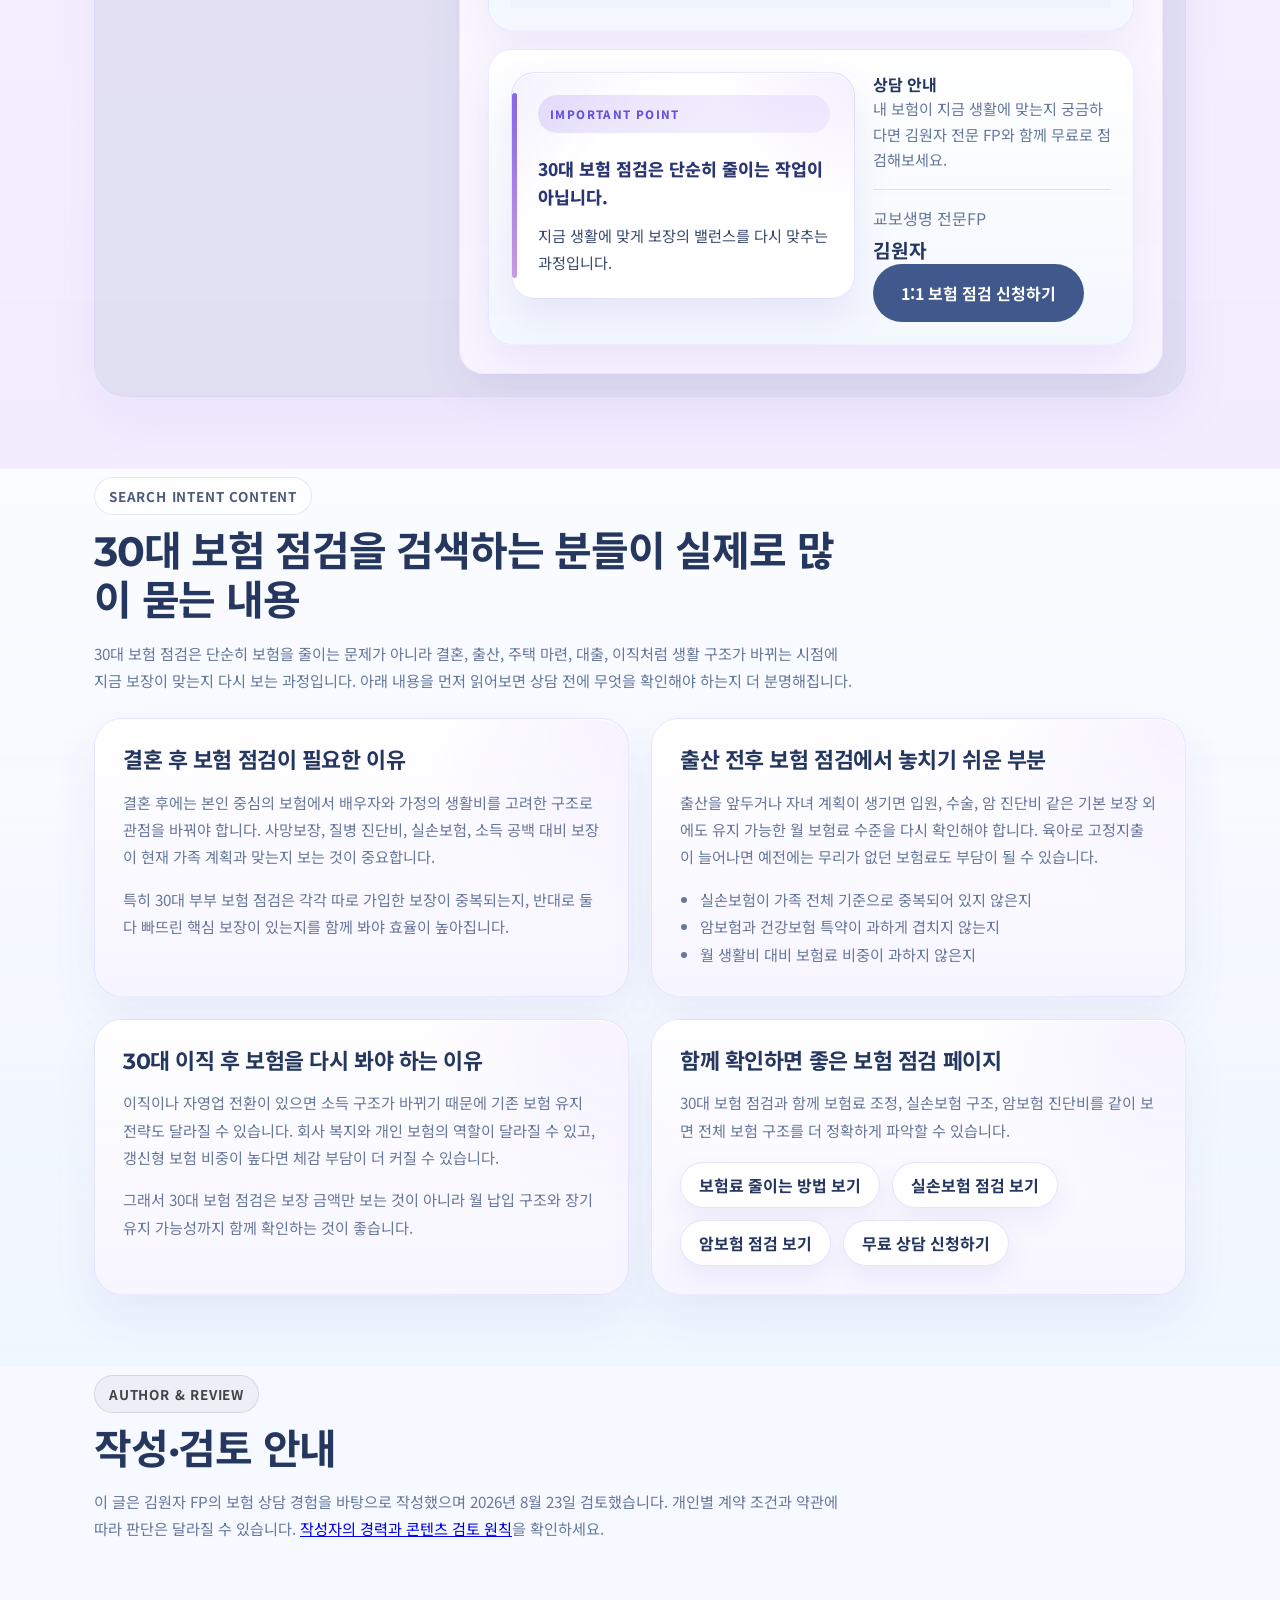
<file: 30s-insurance-check.html>
<!DOCTYPE html>
<html lang="ko">
  <head>
    <meta charset="UTF-8" />
    <meta name="viewport" content="width=device-width, initial-scale=1.0" />
    <title>30대 보험 점검 | 김원자 전문 FP</title>
    <meta
      name="description"
      content="결혼, 출산, 대출, 소득 변화가 많은 30대라면 지금 보험 점검이 필요합니다. 김원자 전문 FP가 30대 보험 점검 포인트를 안내합니다."
    />
    <meta
      name="keywords"
      content="30대 보험 점검, 30대 보험 리모델링, 부부 보험 점검, 가족 보험 점검, 김원자 FP"
    />
    <meta name="robots" content="index,follow,max-image-preview:large" />
    <link rel="canonical" href="https://kimwonja.com/30s-insurance-check.html" />
    <meta property="og:type" content="article" />
    <meta property="og:site_name" content="김원자 전문 FP" />
    <meta property="og:title" content="30대 보험 점검 | 김원자 전문 FP" />
    <meta
      property="og:description"
      content="결혼, 출산, 대출, 소득 변화가 많은 30대라면 지금 보험 점검이 필요합니다. 30대 보험 점검 포인트를 확인해보세요."
    />
    <meta property="og:url" content="https://kimwonja.com/30s-insurance-check.html" />
    <meta property="og:image" content="https://kimwonja.com/family.png" />
    <meta property="og:image:secure_url" content="https://kimwonja.com/family.png" />
    <meta property="og:image:type" content="image/png" />
    <meta property="og:image:alt" content="30대 가족 보험 점검 안내 이미지" />
    <meta name="twitter:card" content="summary_large_image" />
    <meta name="twitter:title" content="30대 보험 점검 | 김원자 전문 FP" />
    <meta
      name="twitter:description"
      content="결혼, 출산, 대출, 소득 변화가 많은 30대라면 지금 보험 점검이 필요합니다."
    />
    <meta name="twitter:image" content="https://kimwonja.com/family.png" />
    <script async src="https://www.googletagmanager.com/gtag/js?id=G-WDFJFY52S7"></script>
    <script>
      window.dataLayer = window.dataLayer || [];
      function gtag() {
        dataLayer.push(arguments);
      }
      gtag("js", new Date());
      gtag("config", "G-WDFJFY52S7");
    </script>
    <script type="application/ld+json">
      {
        "@context": "https://schema.org",
        "@graph": [
          {
            "@type": "Article",
            "@id": "https://kimwonja.com/30s-insurance-check.html#article",
            "headline": "30대 보험 점검",
            "description": "결혼, 출산, 대출, 소득 변화가 많은 30대라면 지금 보험 점검이 필요합니다.",
            "datePublished": "2026-07-26",
            "dateModified": "2026-08-23",
            "inLanguage": "ko",
            "mainEntityOfPage": "https://kimwonja.com/30s-insurance-check.html",
            "image": ["https://kimwonja.com/family.png"],
            "author": {
              "@type": "Person",
              "name": "김원자",
              "jobTitle": "Financial Planner",
              "url": "https://kimwonja.com/advisor.html"
            },
            "publisher": {
              "@type": "Organization",
              "name": "김원자 전문 FP"
            }
          }
        ]
      }
    </script>
    <link rel="preconnect" href="https://fonts.googleapis.com" />
    <link rel="preconnect" href="https://fonts.gstatic.com" crossorigin />
    <link
      href="https://fonts.googleapis.com/css2?family=Montserrat:wght@500;700;800&family=Noto+Sans+KR:wght@400;500;700;800&display=swap"
      rel="stylesheet"
    />
    <link rel="stylesheet" href="./styles.css?v=20260908-4" />
  </head>
  <body>
    <div class="page-shell">
      <header class="whitepaper-page-hero topic-page-hero">
        <div class="hero-masthead">
          <a class="hero-masthead-copy" href="./index.html" aria-label="김원자 FP 홈"><strong>KIM WONJA FP</strong><span>INSURANCE PLANNER</span></a>
          <button class="hero-menu-toggle" type="button" aria-label="메뉴 열기" aria-expanded="false"><span></span><span></span><span></span></button>
          <nav class="hero-masthead-actions" aria-label="주요 메뉴">
            <a class="secondary-button button-link hero-masthead-link" href="./index.html">홈</a>
            <a class="secondary-button button-link hero-masthead-link hero-masthead-current" href="./guide-archive.html">보험가이드</a>
            <a class="secondary-button button-link hero-masthead-link" href="./whitepaper.html">활용백서</a>
            <a class="secondary-button button-link hero-masthead-link" href="./index.html#happy-rich">행복한 부자</a>
            <a class="secondary-button button-link hero-masthead-link" href="./index.html#lead-form">상담신청</a>
          </nav>
        </div>

        <div class="whitepaper-page-copy">
          <span class="whitepaper-category hero-guide-tag">30대 보험 가이드</span>
          <span class="eyebrow">30대 보험 체크</span>
          <h1>30대 보험 점검이<br />중요한 이유</h1>
          <p class="hero-subcopy">
            결혼, 출산, 주택 마련, 대출, 소득 변화가 많아지는 30대는 예전에 가입한 보험이
            지금 생활과 맞는지 꼭 다시 점검해볼 시기입니다.
          </p>
        </div>
      </header>

      <main>
        <section class="section whitepaper-section standalone">
          <div class="whitepaper-shell">
            <div class="whitepaper-intro">
              <span class="section-kicker">30s Insurance Guide</span>
              <h2>30대에 보험 점검이 특히 필요한 5가지 이유</h2>
              <p>
                30대는 생활 구조가 빠르게 바뀌는 시기입니다. 보험은 그대로 두기 쉽지만,
                가족과 소득 구조가 달라지면 필요한 보장도 달라집니다.
              </p>
            </div>

            <div class="whitepaper-layout topic-layout topic-layout-reverse">
              <aside class="whitepaper-rail topic-rail">
                <div class="whitepaper-rail-card">
                  <strong>이런 분께 추천</strong>
                  <p>결혼, 출산, 대출, 이직 이후 보험을 다시 점검하고 싶은 30대</p>
                </div>
                <div class="whitepaper-rail-card">
                  <strong>함께 보면 좋은 페이지</strong>
                  <p><a href="./reduce-insurance-premium.html" target="_blank" rel="noopener noreferrer">보험료 부담 줄이기 가이드</a></p>
                  <p><a href="./whitepaper.html">생명보험 활용백서 보기</a></p>
                </div>
              </aside>

              <article class="whitepaper-viewer">
                <div class="whitepaper-headline">
                  <h3>지금 보험이 지금 생활에 맞는지 확인해야 합니다</h3>
                  <p>
                    보험은 많이 가입했다고 충분한 것이 아닙니다. 지금 내 상황과 비교해 꼭
                    필요한 보장이 유지되고 있는지, 불필요한 보험료가 나가고 있지는 않은지
                    살펴보는 것이 중요합니다.
                  </p>
                </div>

                <div class="whitepaper-grid">
                  <section class="whitepaper-card">
                    <span>1. 결혼과 출산</span>
                    <p>배우자와 자녀를 고려한 보장 구조로 다시 확인해야 합니다.</p>
                  </section>
                  <section class="whitepaper-card">
                    <span>2. 대출과 주거비 증가</span>
                    <p>유지 가능한 보험료 수준인지 지금 지출 구조와 함께 봐야 합니다.</p>
                  </section>
                </div>

                <section class="whitepaper-card">
                  <div class="whitepaper-card-head">
                    <span>3. 소득 변화와 직장 이동</span>
                    <p>직장 이동이나 연봉 변화는 보험 유지 전략에도 영향을 줍니다.</p>
                  </div>
                  <div class="whitepaper-richtext">
                    <p>
                      30대에는 이직, 승진, 자영업 전환 등으로 소득 구조가 달라지는 경우가
                      많습니다. 이때 보험료는 과하지 않은지, 반대로 꼭 필요한 보장이 부족하지
                      않은지 함께 봐야 합니다.
                    </p>
                  </div>
                </section>

                <section class="whitepaper-card">
                  <div class="whitepaper-card-head">
                    <span>4. 중복 보장과 갱신형 비중</span>
                    <p>보험료가 늘어나는 가장 흔한 이유를 먼저 점검합니다.</p>
                  </div>
                  <div class="whitepaper-check-grid">
                    <article class="whitepaper-check-item">
                      <strong>실손, 암, 운전자보험 중복 여부</strong>
                      <p>비슷한 보장이 여러 건 겹치면 보험료만 커질 수 있습니다.</p>
                    </article>
                    <article class="whitepaper-check-item">
                      <strong>갱신형 비중 확인</strong>
                      <p>처음엔 낮아 보여도 시간이 지나며 부담이 커질 수 있습니다.</p>
                    </article>
                    <article class="whitepaper-check-item">
                      <strong>가족 보장 우선순위 정리</strong>
                      <p>필요한 순서대로 보장의 밸런스를 다시 맞추는 것이 중요합니다.</p>
                    </article>
                  </div>
                </section>

                <section class="whitepaper-footer">
                  <div class="whitepaper-quote">
                    <p>30대 보험 점검은 단순히 줄이는 작업이 아닙니다.</p>
                    <p>지금 생활에 맞게 보장의 밸런스를 다시 맞추는 과정입니다.</p>
                  </div>
                  <div class="whitepaper-consult">
                    <strong>상담 안내</strong>
                    <p>
                      내 보험이 지금 생활에 맞는지 궁금하다면 김원자 전문 FP와 함께 무료로
                      점검해보세요.
                    </p>
                    <div class="whitepaper-fp-signoff">
                      <span>교보생명 전문FP</span>
                      <strong>김원자</strong>
                    </div>
                    <a class="primary-button button-link" href="./index.html#lead-form">1:1 보험 점검 신청하기</a>
                  </div>
                </section>
              </article>
            </div>
          </div>
        </section>

        <section class="section seo-support-section">
          <div class="whitepaper-shell seo-support-shell">
            <div class="seo-support-intro">
              <span class="section-kicker">Search Intent Content</span>
              <h2>30대 보험 점검을 검색하는 분들이 실제로 많이 묻는 내용</h2>
              <p>
                30대 보험 점검은 단순히 보험을 줄이는 문제가 아니라 결혼, 출산, 주택 마련,
                대출, 이직처럼 생활 구조가 바뀌는 시점에 지금 보장이 맞는지 다시 보는
                과정입니다. 아래 내용을 먼저 읽어보면 상담 전에 무엇을 확인해야 하는지 더
                분명해집니다.
              </p>
            </div>

            <div class="seo-support-grid">
              <article class="seo-support-card">
                <h3>결혼 후 보험 점검이 필요한 이유</h3>
                <p>
                  결혼 후에는 본인 중심의 보험에서 배우자와 가정의 생활비를 고려한 구조로
                  관점을 바꿔야 합니다. 사망보장, 질병 진단비, 실손보험, 소득 공백 대비 보장이
                  현재 가족 계획과 맞는지 보는 것이 중요합니다.
                </p>
                <p>
                  특히 30대 부부 보험 점검은 각각 따로 가입한 보장이 중복되는지, 반대로 둘 다
                  빠뜨린 핵심 보장이 있는지를 함께 봐야 효율이 높아집니다.
                </p>
              </article>

              <article class="seo-support-card">
                <h3>출산 전후 보험 점검에서 놓치기 쉬운 부분</h3>
                <p>
                  출산을 앞두거나 자녀 계획이 생기면 입원, 수술, 암 진단비 같은 기본 보장 외에도
                  유지 가능한 월 보험료 수준을 다시 확인해야 합니다. 육아로 고정지출이 늘어나면
                  예전에는 무리가 없던 보험료도 부담이 될 수 있습니다.
                </p>
                <ul>
                  <li>실손보험이 가족 전체 기준으로 중복되어 있지 않은지</li>
                  <li>암보험과 건강보험 특약이 과하게 겹치지 않는지</li>
                  <li>월 생활비 대비 보험료 비중이 과하지 않은지</li>
                </ul>
              </article>

              <article class="seo-support-card">
                <h3>30대 이직 후 보험을 다시 봐야 하는 이유</h3>
                <p>
                  이직이나 자영업 전환이 있으면 소득 구조가 바뀌기 때문에 기존 보험 유지 전략도
                  달라질 수 있습니다. 회사 복지와 개인 보험의 역할이 달라질 수 있고, 갱신형 보험
                  비중이 높다면 체감 부담이 더 커질 수 있습니다.
                </p>
                <p>
                  그래서 30대 보험 점검은 보장 금액만 보는 것이 아니라 월 납입 구조와 장기 유지
                  가능성까지 함께 확인하는 것이 좋습니다.
                </p>
              </article>

              <article class="seo-support-card">
                <h3>함께 확인하면 좋은 보험 점검 페이지</h3>
                <p>
                  30대 보험 점검과 함께 보험료 조정, 실손보험 구조, 암보험 진단비를 같이 보면
                  전체 보험 구조를 더 정확하게 파악할 수 있습니다.
                </p>
                <div class="seo-support-links">
                  <a href="./reduce-insurance-premium.html">보험료 줄이는 방법 보기</a>
                  <a href="./silson-insurance-check.html">실손보험 점검 보기</a>
                  <a href="./cancer-insurance-check.html">암보험 점검 보기</a>
                  <a href="./index.html#lead-form">무료 상담 신청하기</a>
                </div>
              </article>
            </div>
          </div>
        </section>
        <section class="section seo-support-section">
          <div class="whitepaper-shell seo-support-shell">
            <div class="seo-support-intro"><span class="section-kicker">Author & Review</span><h2>작성·검토 안내</h2><p>이 글은 김원자 FP의 보험 상담 경험을 바탕으로 작성했으며 2026년 8월 23일 검토했습니다. 개인별 계약 조건과 약관에 따라 판단은 달라질 수 있습니다. <a href="./advisor.html">작성자의 경력과 콘텐츠 검토 원칙</a>을 확인하세요.</p></div>
          </div>
        </section>
      </main>
    </div>
    <script src="./header.js?v=20260908-1"></script>
  </body>
</html>
</file>
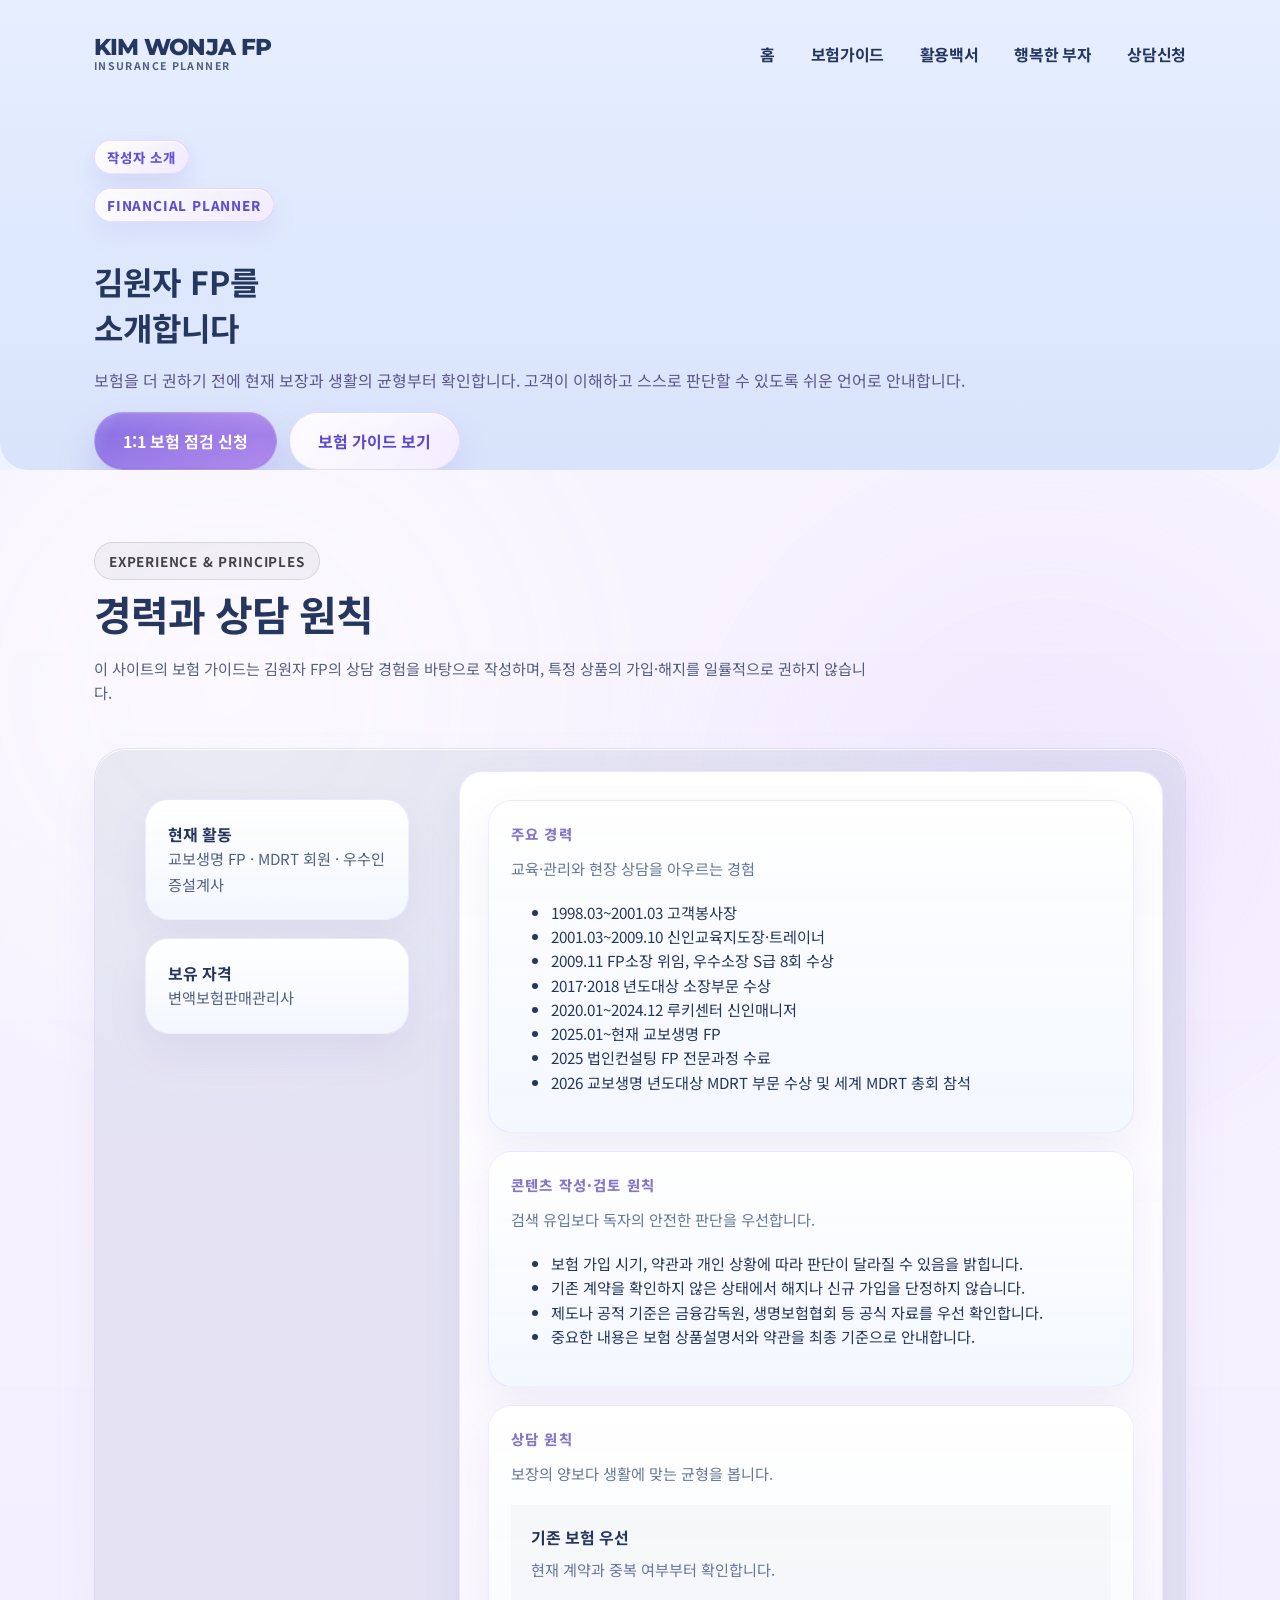
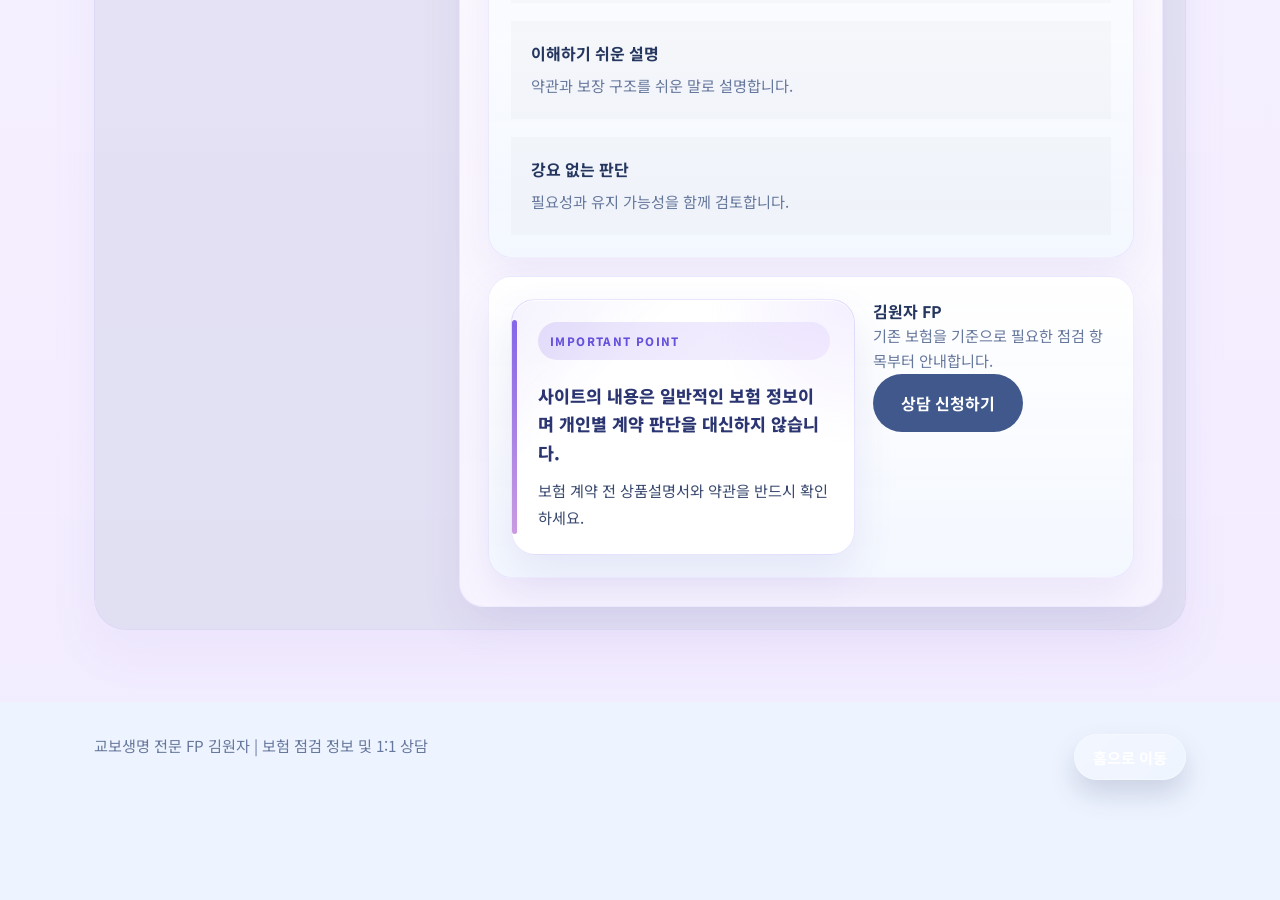
<file: advisor.html>
<!DOCTYPE html>
<html lang="ko">
  <head>
    <meta charset="UTF-8" />
    <meta name="viewport" content="width=device-width, initial-scale=1.0" />
    <title>김원자 FP 소개 · 경력과 상담 원칙 | 김원자 전문 FP</title>
    <meta name="description" content="교보생명 김원자 FP의 경력, 보유 자격, 수상 이력과 보험 점검 상담 원칙을 확인하세요. 기존 보험을 먼저 분석하고 필요한 보장만 이해하기 쉽게 안내합니다." />
    <meta name="robots" content="index,follow,max-image-preview:large" />
    <link rel="canonical" href="https://kimwonja.com/advisor.html" />
    <meta property="og:type" content="profile" />
    <meta property="og:site_name" content="김원자 전문 FP" />
    <meta property="og:title" content="김원자 FP 소개 · 경력과 상담 원칙" />
    <meta property="og:description" content="교보생명 김원자 FP의 경력, 자격과 보험 점검 상담 원칙을 소개합니다." />
    <meta property="og:url" content="https://kimwonja.com/advisor.html" />
    <meta property="og:image" content="https://kimwonja.com/kwj.png" />
    <meta name="twitter:card" content="summary_large_image" />
    <meta name="twitter:title" content="김원자 FP 소개 · 경력과 상담 원칙" />
    <meta name="twitter:description" content="교보생명 김원자 FP의 경력, 자격과 보험 점검 상담 원칙을 소개합니다." />
    <meta name="twitter:image" content="https://kimwonja.com/kwj.png" />
    <script type="application/ld+json">
      {
        "@context": "https://schema.org",
        "@type": "ProfilePage",
        "@id": "https://kimwonja.com/advisor.html#profilepage",
        "url": "https://kimwonja.com/advisor.html",
        "name": "김원자 FP 소개 · 경력과 상담 원칙",
        "inLanguage": "ko",
        "dateModified": "2026-08-23",
        "mainEntity": {
          "@type": "Person",
          "@id": "https://kimwonja.com/advisor.html#kim-wonja",
          "name": "김원자",
          "jobTitle": "Financial Planner",
          "image": "https://kimwonja.com/kwj.png",
          "url": "https://kimwonja.com/advisor.html",
          "worksFor": { "@type": "Organization", "name": "교보생명" },
          "knowsAbout": ["보험 점검", "보장 분석", "생명보험", "변액보험"]
        }
      }
    </script>
    <link rel="preconnect" href="https://fonts.googleapis.com" />
    <link rel="preconnect" href="https://fonts.gstatic.com" crossorigin />
    <link href="https://fonts.googleapis.com/css2?family=Montserrat:wght@500;700;800&family=Noto+Sans+KR:wght@400;500;700;800&display=swap" rel="stylesheet" />
    <link rel="stylesheet" href="./styles.css?v=20260908-4" />
  </head>
  <body>
    <div class="page-shell">
      <header class="whitepaper-page-hero topic-page-hero">
        <div class="hero-masthead">
          <a class="hero-masthead-copy" href="./index.html" aria-label="김원자 FP 홈"><strong>KIM WONJA FP</strong><span>INSURANCE PLANNER</span></a>
          <button class="hero-menu-toggle" type="button" aria-label="메뉴 열기" aria-expanded="false"><span></span><span></span><span></span></button>
          <nav class="hero-masthead-actions" aria-label="주요 메뉴">
            <a class="secondary-button button-link hero-masthead-link" href="./index.html">홈</a>
            <a class="secondary-button button-link hero-masthead-link" href="./guide-archive.html">보험가이드</a>
            <a class="secondary-button button-link hero-masthead-link" href="./whitepaper.html">활용백서</a>
            <a class="secondary-button button-link hero-masthead-link" href="./index.html#happy-rich">행복한 부자</a>
            <a class="secondary-button button-link hero-masthead-link" href="./index.html#lead-form">상담신청</a>
          </nav>
        </div>
        <div class="whitepaper-page-copy">
          <span class="whitepaper-category hero-guide-tag">작성자 소개</span>
          <span class="eyebrow">Financial Planner</span>
          <h1>김원자 FP를<br />소개합니다</h1>
          <p class="hero-subcopy">보험을 더 권하기 전에 현재 보장과 생활의 균형부터 확인합니다. 고객이 이해하고 스스로 판단할 수 있도록 쉬운 언어로 안내합니다.</p>
          <div class="hero-actions"><a class="primary-button button-link" href="./index.html#lead-form">1:1 보험 점검 신청</a><a class="secondary-button button-link" href="./guide-archive.html">보험 가이드 보기</a></div>
        </div>
      </header>
      <main>
        <section class="section whitepaper-section standalone">
          <div class="whitepaper-shell">
            <div class="whitepaper-intro"><span class="section-kicker">Experience & Principles</span><h2>경력과 상담 원칙</h2><p>이 사이트의 보험 가이드는 김원자 FP의 상담 경험을 바탕으로 작성하며, 특정 상품의 가입·해지를 일률적으로 권하지 않습니다.</p></div>
            <div class="whitepaper-layout topic-layout topic-layout-reverse">
              <aside class="whitepaper-rail topic-rail">
                <div class="whitepaper-rail-card"><strong>현재 활동</strong><p>교보생명 FP · MDRT 회원 · 우수인증설계사</p></div>
                <div class="whitepaper-rail-card"><strong>보유 자격</strong><p>변액보험판매관리사</p></div>
              </aside>
              <article class="whitepaper-viewer">
                <section class="whitepaper-card"><div class="whitepaper-card-head"><span>주요 경력</span><p>교육·관리와 현장 상담을 아우르는 경험</p></div><ul><li>1998.03~2001.03 고객봉사장</li><li>2001.03~2009.10 신인교육지도장·트레이너</li><li>2009.11 FP소장 위임, 우수소장 S급 8회 수상</li><li>2017·2018 년도대상 소장부문 수상</li><li>2020.01~2024.12 루키센터 신인매니저</li><li>2025.01~현재 교보생명 FP</li><li>2025 법인컨설팅 FP 전문과정 수료</li><li>2026 교보생명 년도대상 MDRT 부문 수상 및 세계 MDRT 총회 참석</li></ul></section>
                <section class="whitepaper-card"><div class="whitepaper-card-head"><span>콘텐츠 작성·검토 원칙</span><p>검색 유입보다 독자의 안전한 판단을 우선합니다.</p></div><ul><li>보험 가입 시기, 약관과 개인 상황에 따라 판단이 달라질 수 있음을 밝힙니다.</li><li>기존 계약을 확인하지 않은 상태에서 해지나 신규 가입을 단정하지 않습니다.</li><li>제도나 공적 기준은 금융감독원, 생명보험협회 등 공식 자료를 우선 확인합니다.</li><li>중요한 내용은 보험 상품설명서와 약관을 최종 기준으로 안내합니다.</li></ul></section>
                <section class="whitepaper-card"><div class="whitepaper-card-head"><span>상담 원칙</span><p>보장의 양보다 생활에 맞는 균형을 봅니다.</p></div><div class="whitepaper-check-grid"><article class="whitepaper-check-item"><strong>기존 보험 우선</strong><p>현재 계약과 중복 여부부터 확인합니다.</p></article><article class="whitepaper-check-item"><strong>이해하기 쉬운 설명</strong><p>약관과 보장 구조를 쉬운 말로 설명합니다.</p></article><article class="whitepaper-check-item"><strong>강요 없는 판단</strong><p>필요성과 유지 가능성을 함께 검토합니다.</p></article></div></section>
                <section class="whitepaper-footer"><div class="whitepaper-quote"><p>사이트의 내용은 일반적인 보험 정보이며 개인별 계약 판단을 대신하지 않습니다.</p><p>보험 계약 전 상품설명서와 약관을 반드시 확인하세요.</p></div><div class="whitepaper-consult"><strong>김원자 FP</strong><p>기존 보험을 기준으로 필요한 점검 항목부터 안내합니다.</p><a class="primary-button button-link" href="./index.html#lead-form">상담 신청하기</a></div></section>
              </article>
            </div>
          </div>
        </section>
      </main>
      <footer class="footer"><p>교보생명 전문 FP 김원자 | 보험 점검 정보 및 1:1 상담</p><a href="./index.html">홈으로 이동</a></footer>
    </div>
    <script src="./header.js?v=20260908-1"></script>
  </body>
</html>
</file>
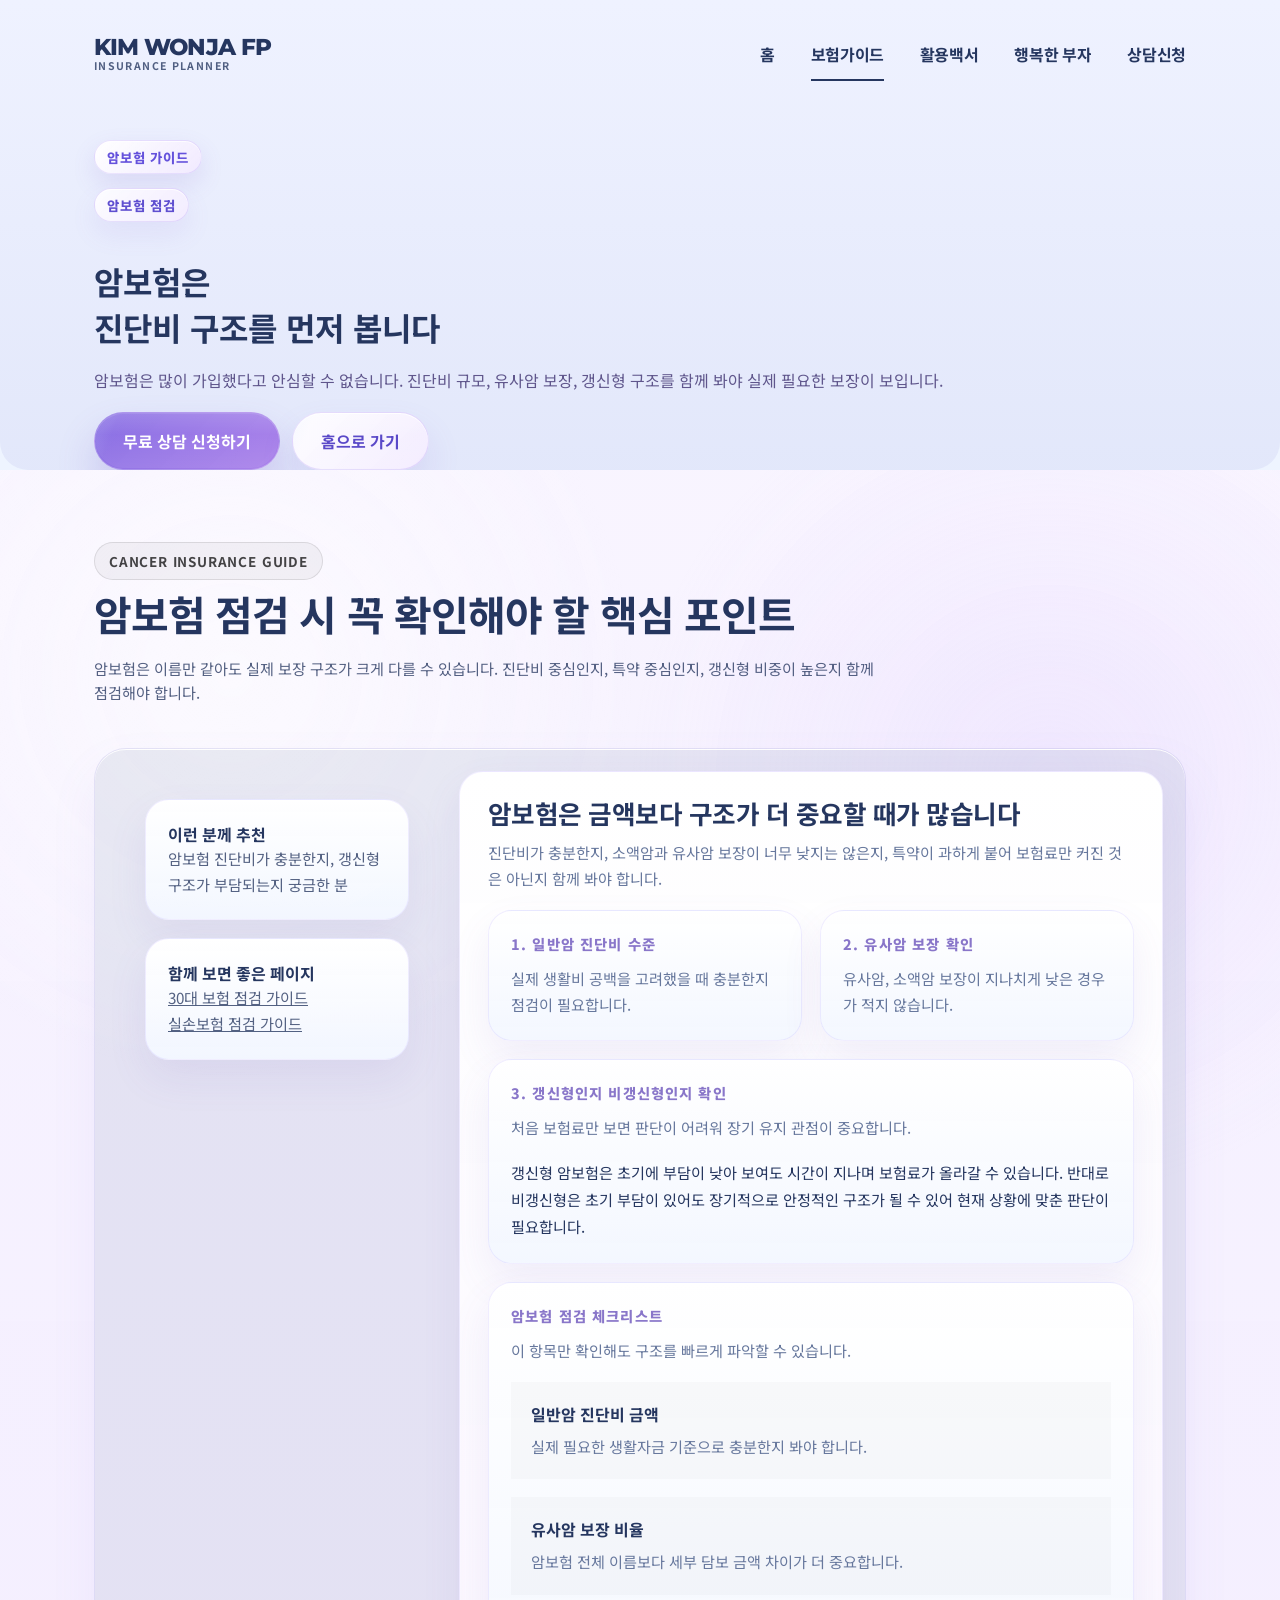
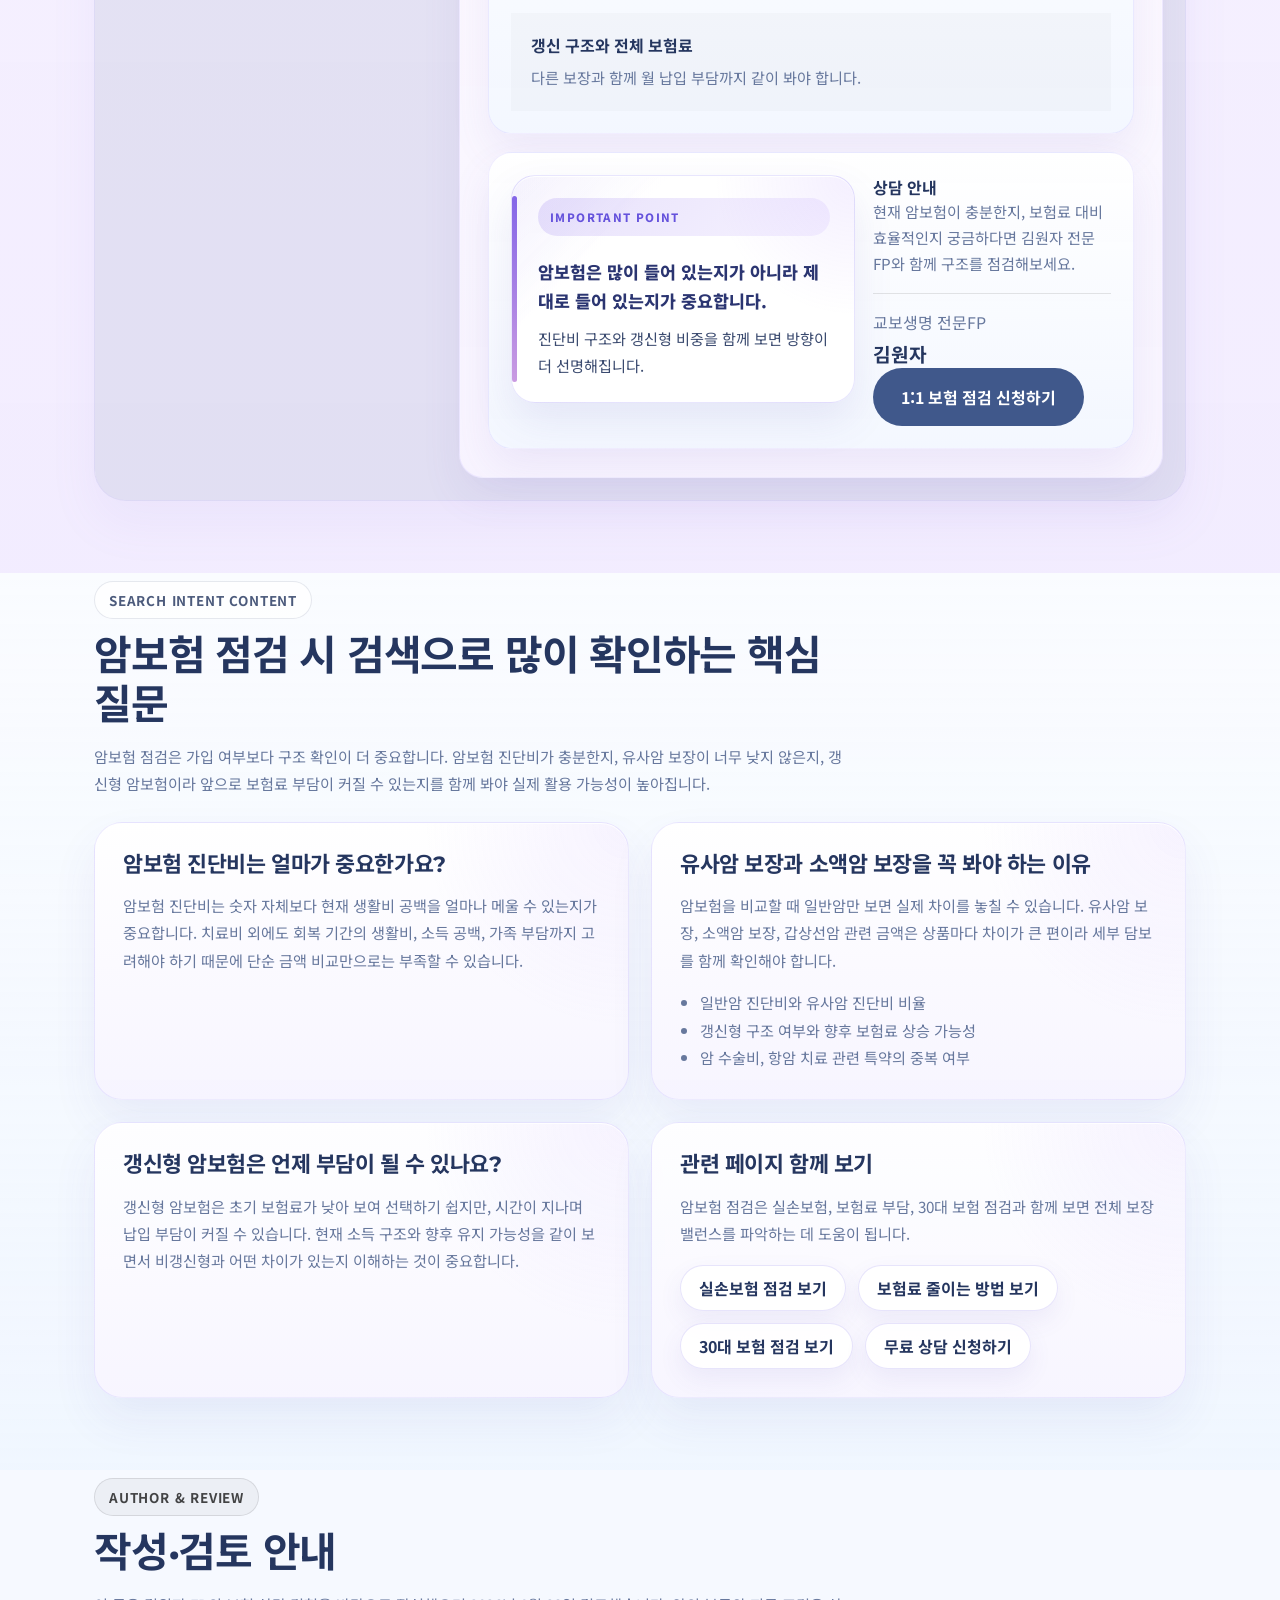
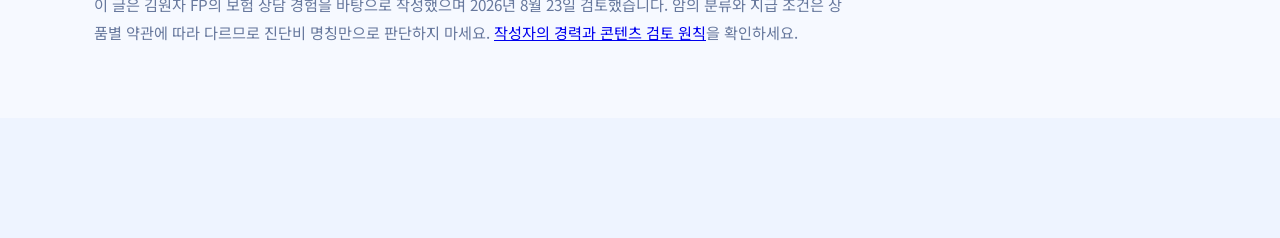
<file: cancer-insurance-check.html>
<!DOCTYPE html>
<html lang="ko">
  <head>
    <meta charset="UTF-8" />
    <meta name="viewport" content="width=device-width, initial-scale=1.0" />
    <title>암보험 점검 | 김원자 전문 FP</title>
    <meta
      name="description"
      content="암보험은 진단비, 유사암 보장, 갱신형 구조를 함께 봐야 합니다. 암보험 점검 시 꼭 확인할 핵심 포인트를 정리했습니다."
    />
    <meta
      name="keywords"
      content="암보험 점검, 암보험 진단비, 유사암 보장, 갱신형 암보험, 김원자 FP"
    />
    <meta name="robots" content="index,follow,max-image-preview:large" />
    <link rel="canonical" href="https://kimwonja.com/cancer-insurance-check.html" />
    <meta property="og:type" content="article" />
    <meta property="og:site_name" content="김원자 전문 FP" />
    <meta property="og:title" content="암보험 점검 | 김원자 전문 FP" />
    <meta
      property="og:description"
      content="암보험은 진단비, 유사암 보장, 갱신형 구조를 함께 봐야 합니다. 점검 포인트를 정리했습니다."
    />
    <meta property="og:url" content="https://kimwonja.com/cancer-insurance-check.html" />
    <meta property="og:image" content="https://kimwonja.com/family.png" />
    <meta property="og:image:secure_url" content="https://kimwonja.com/family.png" />
    <meta property="og:image:type" content="image/png" />
    <meta property="og:image:alt" content="암보험 점검 안내 이미지" />
    <meta name="twitter:card" content="summary_large_image" />
    <meta name="twitter:title" content="암보험 점검 | 김원자 전문 FP" />
    <meta
      name="twitter:description"
      content="암보험은 진단비, 유사암 보장, 갱신형 구조를 함께 봐야 합니다. 점검 포인트를 정리했습니다."
    />
    <meta name="twitter:image" content="https://kimwonja.com/family.png" />
    <script async src="https://www.googletagmanager.com/gtag/js?id=G-WDFJFY52S7"></script>
    <script>
      window.dataLayer = window.dataLayer || [];
      function gtag() {
        dataLayer.push(arguments);
      }
      gtag("js", new Date());
      gtag("config", "G-WDFJFY52S7");
    </script>
    <script type="application/ld+json">
      {
        "@context": "https://schema.org",
        "@type": "Article",
        "headline": "암보험 점검",
        "description": "암보험은 진단비, 유사암 보장, 갱신형 구조를 함께 봐야 합니다.",
        "datePublished": "2026-07-26",
          "dateModified": "2026-08-23",
        "inLanguage": "ko",
        "mainEntityOfPage": "https://kimwonja.com/cancer-insurance-check.html",
        "image": ["https://kimwonja.com/family.png"],
          "author": {
            "@type": "Person",
            "name": "김원자",
            "jobTitle": "Financial Planner",
            "url": "https://kimwonja.com/advisor.html"
        },
        "publisher": {
          "@type": "Organization",
          "name": "김원자 전문 FP"
        }
      }
    </script>
    <link rel="preconnect" href="https://fonts.googleapis.com" />
    <link rel="preconnect" href="https://fonts.gstatic.com" crossorigin />
    <link
      href="https://fonts.googleapis.com/css2?family=Montserrat:wght@500;700;800&family=Noto+Sans+KR:wght@400;500;700;800&display=swap"
      rel="stylesheet"
    />
    <link rel="stylesheet" href="./styles.css?v=20260908-4" />
  </head>
  <body>
    <div class="page-shell">
      <header class="whitepaper-page-hero topic-page-hero cancer-page-hero">
        <div class="hero-masthead">
          <a class="hero-masthead-copy" href="./index.html" aria-label="김원자 FP 홈"><strong>KIM WONJA FP</strong><span>INSURANCE PLANNER</span></a>
          <button class="hero-menu-toggle" type="button" aria-label="메뉴 열기" aria-expanded="false"><span></span><span></span><span></span></button>
          <nav class="hero-masthead-actions" aria-label="주요 메뉴">
            <a class="secondary-button button-link hero-masthead-link" href="./index.html">홈</a>
            <a class="secondary-button button-link hero-masthead-link hero-masthead-current" href="./guide-archive.html">보험가이드</a>
            <a class="secondary-button button-link hero-masthead-link" href="./whitepaper.html">활용백서</a>
            <a class="secondary-button button-link hero-masthead-link" href="./index.html#happy-rich">행복한 부자</a>
            <a class="secondary-button button-link hero-masthead-link" href="./index.html#lead-form">상담신청</a>
          </nav>
        </div>

        <div class="whitepaper-page-copy">
          <span class="whitepaper-category hero-guide-tag">암보험 가이드</span>
          <span class="eyebrow">암보험 점검</span>
          <h1>암보험은<br />진단비 구조를 먼저 봅니다</h1>
          <p class="hero-subcopy">
            암보험은 많이 가입했다고 안심할 수 없습니다. 진단비 규모, 유사암 보장, 갱신형
            구조를 함께 봐야 실제 필요한 보장이 보입니다.
          </p>
          <div class="hero-actions">
            <a class="primary-button button-link" href="./index.html#lead-form">무료 상담 신청하기</a>
            <a class="secondary-button button-link" href="./index.html">홈으로 가기</a>
          </div>
        </div>
      </header>

      <main>
        <section class="section whitepaper-section standalone">
          <div class="whitepaper-shell">
            <div class="whitepaper-intro">
              <span class="section-kicker">Cancer Insurance Guide</span>
              <h2>암보험 점검 시 꼭 확인해야 할 핵심 포인트</h2>
              <p>
                암보험은 이름만 같아도 실제 보장 구조가 크게 다를 수 있습니다. 진단비 중심인지,
                특약 중심인지, 갱신형 비중이 높은지 함께 점검해야 합니다.
              </p>
            </div>

            <div class="whitepaper-layout topic-layout topic-layout-reverse">
              <aside class="whitepaper-rail topic-rail">
                <div class="whitepaper-rail-card">
                  <strong>이런 분께 추천</strong>
                  <p>암보험 진단비가 충분한지, 갱신형 구조가 부담되는지 궁금한 분</p>
                </div>
                <div class="whitepaper-rail-card">
                  <strong>함께 보면 좋은 페이지</strong>
                  <p><a href="./30s-insurance-check.html" target="_blank" rel="noopener noreferrer">30대 보험 점검 가이드</a></p>
                  <p><a href="./silson-insurance-check.html" target="_blank" rel="noopener noreferrer">실손보험 점검 가이드</a></p>
                </div>
              </aside>

              <article class="whitepaper-viewer">
                <div class="whitepaper-headline">
                  <h3>암보험은 금액보다 구조가 더 중요할 때가 많습니다</h3>
                  <p>
                    진단비가 충분한지, 소액암과 유사암 보장이 너무 낮지는 않은지, 특약이 과하게
                    붙어 보험료만 커진 것은 아닌지 함께 봐야 합니다.
                  </p>
                </div>

                <div class="whitepaper-grid">
                  <section class="whitepaper-card">
                    <span>1. 일반암 진단비 수준</span>
                    <p>실제 생활비 공백을 고려했을 때 충분한지 점검이 필요합니다.</p>
                  </section>
                  <section class="whitepaper-card">
                    <span>2. 유사암 보장 확인</span>
                    <p>유사암, 소액암 보장이 지나치게 낮은 경우가 적지 않습니다.</p>
                  </section>
                </div>

                <section class="whitepaper-card">
                  <div class="whitepaper-card-head">
                    <span>3. 갱신형인지 비갱신형인지 확인</span>
                    <p>처음 보험료만 보면 판단이 어려워 장기 유지 관점이 중요합니다.</p>
                  </div>
                  <div class="whitepaper-richtext">
                    <p>
                      갱신형 암보험은 초기에 부담이 낮아 보여도 시간이 지나며 보험료가
                      올라갈 수 있습니다. 반대로 비갱신형은 초기 부담이 있어도 장기적으로
                      안정적인 구조가 될 수 있어 현재 상황에 맞춘 판단이 필요합니다.
                    </p>
                  </div>
                </section>

                <section class="whitepaper-card">
                  <div class="whitepaper-card-head">
                    <span>암보험 점검 체크리스트</span>
                    <p>이 항목만 확인해도 구조를 빠르게 파악할 수 있습니다.</p>
                  </div>
                  <div class="whitepaper-check-grid">
                    <article class="whitepaper-check-item">
                      <strong>일반암 진단비 금액</strong>
                      <p>실제 필요한 생활자금 기준으로 충분한지 봐야 합니다.</p>
                    </article>
                    <article class="whitepaper-check-item">
                      <strong>유사암 보장 비율</strong>
                      <p>암보험 전체 이름보다 세부 담보 금액 차이가 더 중요합니다.</p>
                    </article>
                    <article class="whitepaper-check-item">
                      <strong>갱신 구조와 전체 보험료</strong>
                      <p>다른 보장과 함께 월 납입 부담까지 같이 봐야 합니다.</p>
                    </article>
                  </div>
                </section>

                <section class="whitepaper-footer">
                  <div class="whitepaper-quote">
                    <p>암보험은 많이 들어 있는지가 아니라 제대로 들어 있는지가 중요합니다.</p>
                    <p>진단비 구조와 갱신형 비중을 함께 보면 방향이 더 선명해집니다.</p>
                  </div>
                  <div class="whitepaper-consult">
                    <strong>상담 안내</strong>
                    <p>
                      현재 암보험이 충분한지, 보험료 대비 효율적인지 궁금하다면 김원자 전문
                      FP와 함께 구조를 점검해보세요.
                    </p>
                    <div class="whitepaper-fp-signoff">
                      <span>교보생명 전문FP</span>
                      <strong>김원자</strong>
                    </div>
                    <a class="primary-button button-link" href="./index.html#lead-form">1:1 보험 점검 신청하기</a>
                  </div>
                </section>
              </article>
            </div>
          </div>
        </section>

        <section class="section seo-support-section">
          <div class="whitepaper-shell seo-support-shell">
            <div class="seo-support-intro">
              <span class="section-kicker">Search Intent Content</span>
              <h2>암보험 점검 시 검색으로 많이 확인하는 핵심 질문</h2>
              <p>
                암보험 점검은 가입 여부보다 구조 확인이 더 중요합니다. 암보험 진단비가 충분한지,
                유사암 보장이 너무 낮지 않은지, 갱신형 암보험이라 앞으로 보험료 부담이 커질 수
                있는지를 함께 봐야 실제 활용 가능성이 높아집니다.
              </p>
            </div>

            <div class="seo-support-grid">
              <article class="seo-support-card">
                <h3>암보험 진단비는 얼마가 중요한가요?</h3>
                <p>
                  암보험 진단비는 숫자 자체보다 현재 생활비 공백을 얼마나 메울 수 있는지가
                  중요합니다. 치료비 외에도 회복 기간의 생활비, 소득 공백, 가족 부담까지
                  고려해야 하기 때문에 단순 금액 비교만으로는 부족할 수 있습니다.
                </p>
              </article>

              <article class="seo-support-card">
                <h3>유사암 보장과 소액암 보장을 꼭 봐야 하는 이유</h3>
                <p>
                  암보험을 비교할 때 일반암만 보면 실제 차이를 놓칠 수 있습니다. 유사암 보장,
                  소액암 보장, 갑상선암 관련 금액은 상품마다 차이가 큰 편이라 세부 담보를 함께
                  확인해야 합니다.
                </p>
                <ul>
                  <li>일반암 진단비와 유사암 진단비 비율</li>
                  <li>갱신형 구조 여부와 향후 보험료 상승 가능성</li>
                  <li>암 수술비, 항암 치료 관련 특약의 중복 여부</li>
                </ul>
              </article>

              <article class="seo-support-card">
                <h3>갱신형 암보험은 언제 부담이 될 수 있나요?</h3>
                <p>
                  갱신형 암보험은 초기 보험료가 낮아 보여 선택하기 쉽지만, 시간이 지나며 납입
                  부담이 커질 수 있습니다. 현재 소득 구조와 향후 유지 가능성을 같이 보면서
                  비갱신형과 어떤 차이가 있는지 이해하는 것이 중요합니다.
                </p>
              </article>

              <article class="seo-support-card">
                <h3>관련 페이지 함께 보기</h3>
                <p>
                  암보험 점검은 실손보험, 보험료 부담, 30대 보험 점검과 함께 보면 전체 보장
                  밸런스를 파악하는 데 도움이 됩니다.
                </p>
                <div class="seo-support-links">
                  <a href="./silson-insurance-check.html">실손보험 점검 보기</a>
                  <a href="./reduce-insurance-premium.html">보험료 줄이는 방법 보기</a>
                  <a href="./30s-insurance-check.html">30대 보험 점검 보기</a>
                  <a href="./index.html#lead-form">무료 상담 신청하기</a>
                </div>
              </article>
            </div>
          </div>
        </section>
        <section class="section seo-support-section"><div class="whitepaper-shell seo-support-shell"><div class="seo-support-intro"><span class="section-kicker">Author & Review</span><h2>작성·검토 안내</h2><p>이 글은 김원자 FP의 보험 상담 경험을 바탕으로 작성했으며 2026년 8월 23일 검토했습니다. 암의 분류와 지급 조건은 상품별 약관에 따라 다르므로 진단비 명칭만으로 판단하지 마세요. <a href="./advisor.html">작성자의 경력과 콘텐츠 검토 원칙</a>을 확인하세요.</p></div></div></section>
      </main>
    </div>
    <script src="./header.js?v=20260908-1"></script>
  </body>
</html>
</file>
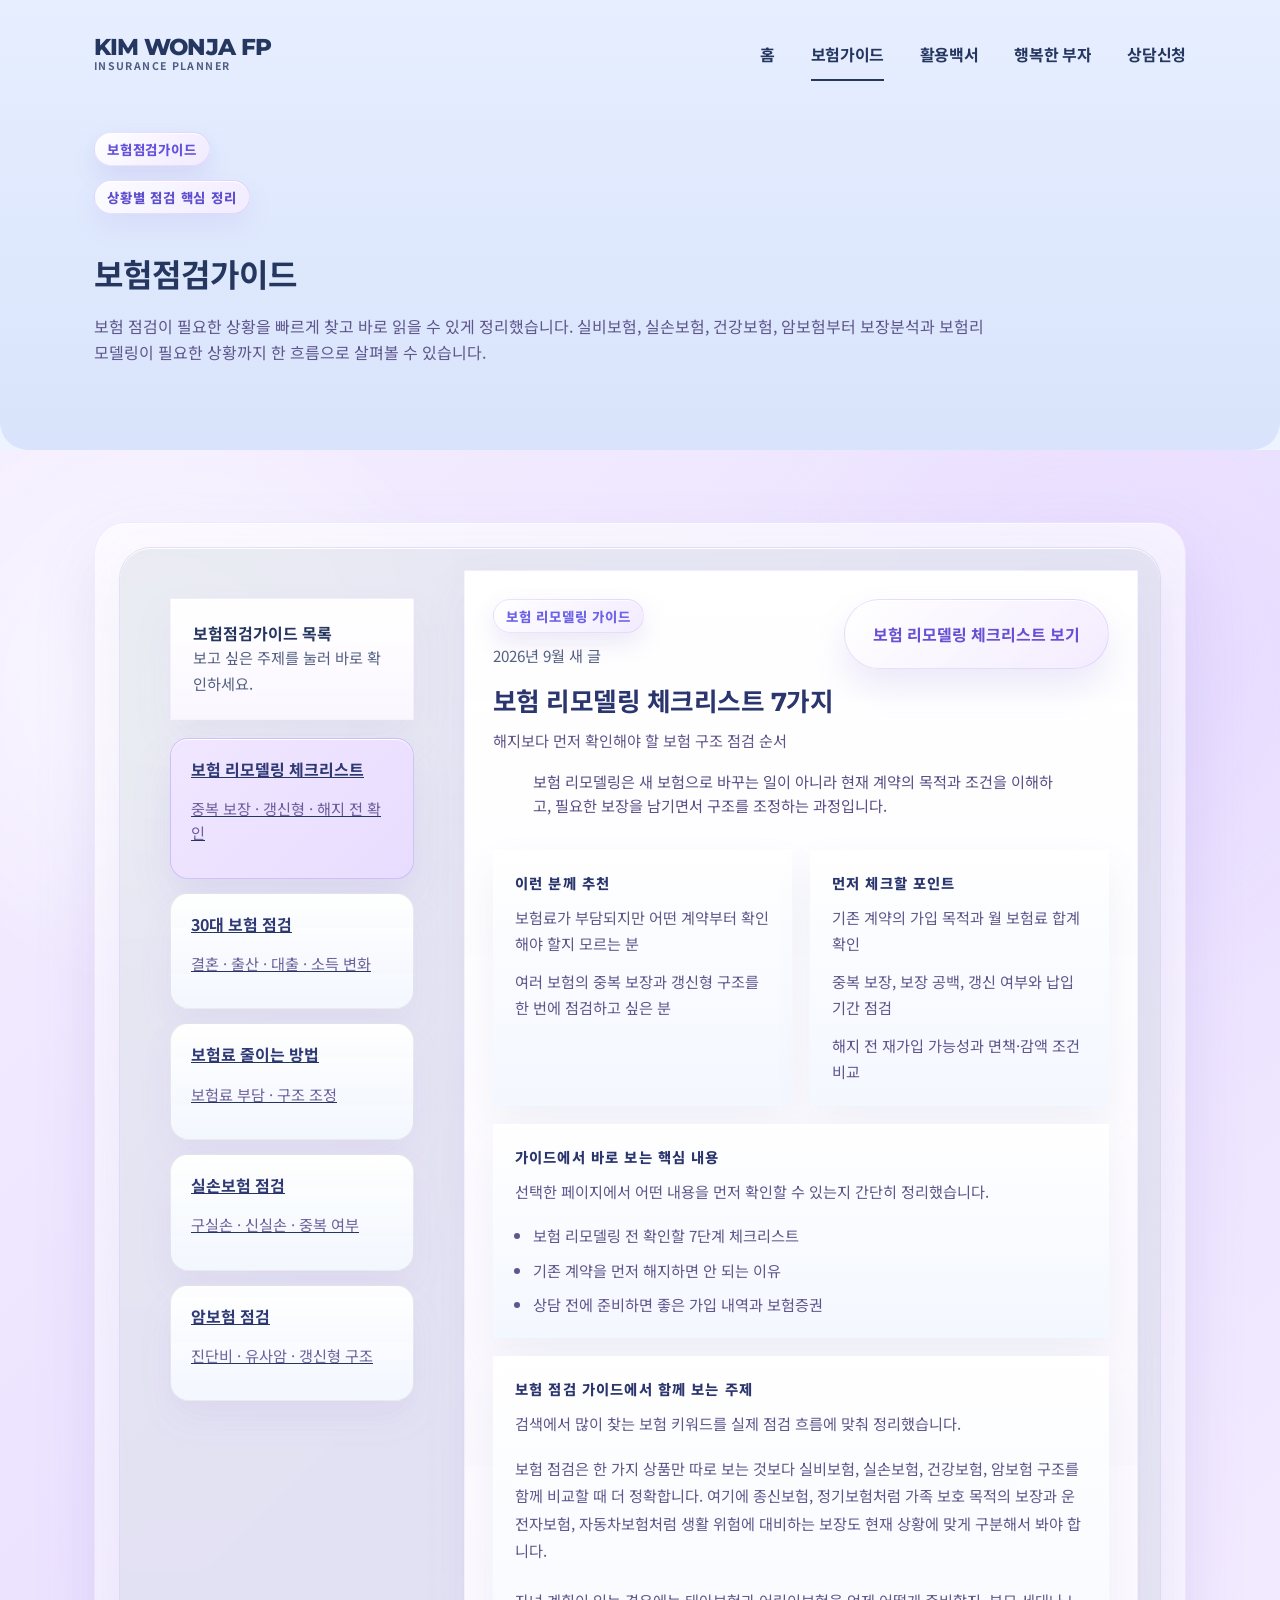
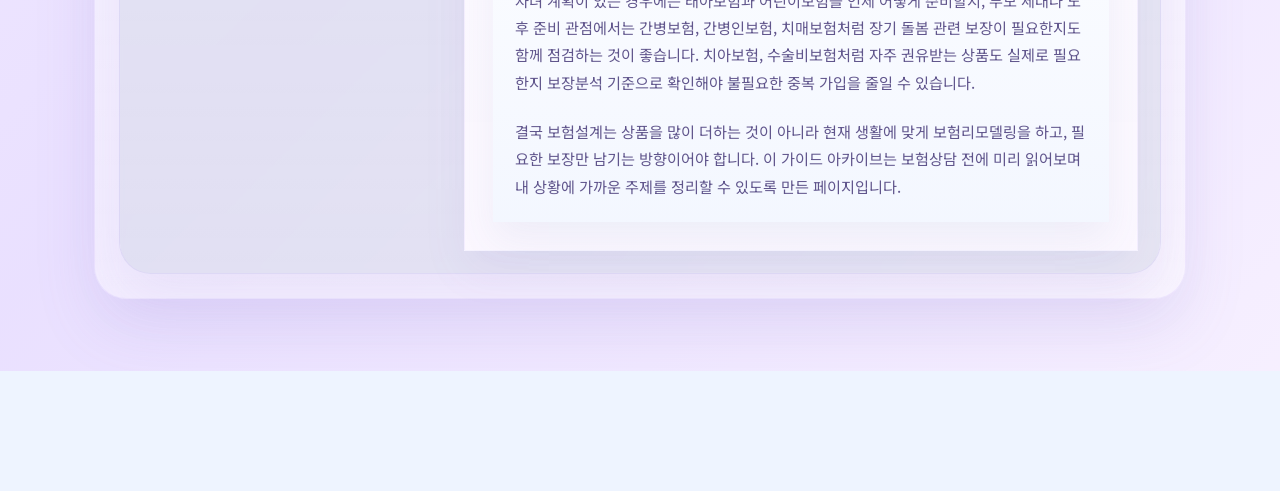
<file: guide-archive.html>
<!DOCTYPE html>
<html lang="ko">
  <head>
    <meta charset="UTF-8" />
    <meta name="viewport" content="width=device-width, initial-scale=1.0" />
    <title>보험점검가이드 | 김원자 설계사</title>
    <meta
      name="description"
      content="상황별로 많이 찾는 보험 점검 가이드를 한 곳에서 확인해보세요. 실비보험, 실손보험, 건강보험, 암보험, 종신보험, 정기보험, 운전자보험, 치매보험, 치아보험, 보장분석과 보험리모델링 관점까지 함께 정리했습니다."
    />
    <meta
      name="keywords"
      content="보험 가이드, 보험 점검 가이드, 실비보험, 실손보험, 건강보험, 암보험, 종신보험, 정기보험, 태아보험, 어린이보험, 운전자보험, 자동차보험, 간병보험, 간병인보험, 치매보험, 치아보험, 수술비보험, 보장분석, 보험리모델링, 보험설계, 보험상담, 김원자"
    />
    <meta name="robots" content="index,follow,max-image-preview:large" />
    <link rel="canonical" href="https://kimwonja.com/guide-archive.html" />
    <meta property="og:type" content="website" />
    <meta property="og:site_name" content="김원자 전문 FP" />
    <meta property="og:title" content="보험점검가이드 | 김원자 설계사" />
    <meta
      property="og:description"
      content="상황별로 많이 찾는 보험 점검 가이드를 한 곳에서 확인해보세요."
    />
    <meta property="og:url" content="https://kimwonja.com/guide-archive.html" />
    <meta property="og:image" content="https://kimwonja.com/back.png" />
    <meta name="twitter:card" content="summary_large_image" />
    <meta name="twitter:title" content="보험점검가이드 | 김원자 설계사" />
    <meta
      name="twitter:description"
      content="상황별로 많이 찾는 보험 점검 가이드를 한 곳에서 확인해보세요."
    />
    <meta name="twitter:image" content="https://kimwonja.com/back.png" />
    <script async src="https://www.googletagmanager.com/gtag/js?id=G-WDFJFY52S7"></script>
    <script>
      window.dataLayer = window.dataLayer || [];
      function gtag() {
        dataLayer.push(arguments);
      }
      gtag("js", new Date());
      gtag("config", "G-WDFJFY52S7");
    </script>
    <link rel="preconnect" href="https://fonts.googleapis.com" />
    <link rel="preconnect" href="https://fonts.gstatic.com" crossorigin />
    <link
      href="https://fonts.googleapis.com/css2?family=Montserrat:wght@500;700;800&family=Noto+Sans+KR:wght@400;500;700;800&display=swap"
      rel="stylesheet"
    />
    <link rel="stylesheet" href="./styles.css?v=20260908-6" />
  </head>
  <body>
    <div class="page-shell">
      <header class="whitepaper-page-hero topic-page-hero guide-archive-hero">
        <div class="hero-masthead">
          <a class="hero-masthead-copy" href="./index.html" aria-label="김원자 FP 홈"><strong>KIM WONJA FP</strong><span>INSURANCE PLANNER</span></a>
          <button class="hero-menu-toggle" type="button" aria-label="메뉴 열기" aria-expanded="false"><span></span><span></span><span></span></button>
          <nav class="hero-masthead-actions" aria-label="주요 메뉴">
            <a class="secondary-button button-link hero-masthead-link" href="./index.html">홈</a>
            <a class="secondary-button button-link hero-masthead-link hero-masthead-current" href="./guide-archive.html" aria-current="page">보험가이드</a>
            <a class="secondary-button button-link hero-masthead-link" href="./whitepaper.html">활용백서</a>
            <a class="secondary-button button-link hero-masthead-link" href="./index.html#happy-rich">행복한 부자</a>
            <a class="secondary-button button-link hero-masthead-link" href="./index.html#lead-form">상담신청</a>
          </nav>
        </div>

        <div class="whitepaper-page-copy">
          <span class="whitepaper-category hero-guide-tag">보험점검가이드</span>
          <span class="eyebrow">상황별 점검 핵심 정리</span>
          <h1>보험점검가이드</h1>
          <p class="hero-subcopy">
            보험 점검이 필요한 상황을 빠르게 찾고 바로 읽을 수 있게 정리했습니다. 실비보험,
            실손보험, 건강보험, 암보험부터 보장분석과 보험리모델링이 필요한 상황까지
            한 흐름으로 살펴볼 수 있습니다.
          </p>
        </div>
      </header>

      <main>
        <section class="section topic-guide-section standalone-guide-archive">
          <div class="whitepaper-shell">
            <div class="whitepaper-layout guide-archive-layout">
              <aside class="whitepaper-rail topic-archive-rail">
                <div class="whitepaper-rail-card">
                  <strong>보험점검가이드 목록</strong>
                  <p>보고 싶은 주제를 눌러 바로 확인하세요.</p>
                </div>
                <div
                  class="whitepaper-months topic-guide-months"
                  id="topic-guide-months"
                  role="tablist"
                  aria-label="보험 점검 가이드 목록"
                ></div>
              </aside>

              <article class="whitepaper-viewer topic-guide-viewer" aria-live="polite">
                <div class="whitepaper-hero">
                  <div>
                    <span class="whitepaper-category" id="topic-guide-category"></span>
                    <p class="whitepaper-date" id="topic-guide-date"></p>
                  </div>
                  <a
                    class="secondary-button whitepaper-cta button-link"
                    id="topic-guide-cta"
                    href="./30s-insurance-check.html"
                    target="_blank"
                    rel="noopener noreferrer"
                  >
                    가이드 상세 보기
                  </a>
                </div>

                <div class="whitepaper-headline">
                  <h3 id="topic-guide-title"></h3>
                  <p id="topic-guide-subtitle"></p>
                  <blockquote id="topic-guide-summary"></blockquote>
                </div>

                <div class="whitepaper-grid">
                  <section class="whitepaper-card">
                    <span>이런 분께 추천</span>
                    <div id="topic-guide-audience"></div>
                  </section>

                  <section class="whitepaper-card">
                    <span>먼저 체크할 포인트</span>
                    <div id="topic-guide-points"></div>
                  </section>
                </div>

                <section class="whitepaper-card">
                  <div class="whitepaper-card-head">
                    <span>가이드에서 바로 보는 핵심 내용</span>
                    <p>선택한 페이지에서 어떤 내용을 먼저 확인할 수 있는지 간단히 정리했습니다.</p>
                  </div>
                  <ul class="whitepaper-teaser-points" id="topic-guide-highlights"></ul>
                </section>

                <section class="whitepaper-card seo-guide-keyword-card">
                  <div class="whitepaper-card-head">
                    <span>보험 점검 가이드에서 함께 보는 주제</span>
                    <p>검색에서 많이 찾는 보험 키워드를 실제 점검 흐름에 맞춰 정리했습니다.</p>
                  </div>
                  <div class="whitepaper-richtext">
                    <p>
                      보험 점검은 한 가지 상품만 따로 보는 것보다 실비보험, 실손보험, 건강보험,
                      암보험 구조를 함께 비교할 때 더 정확합니다. 여기에 종신보험, 정기보험처럼
                      가족 보호 목적의 보장과 운전자보험, 자동차보험처럼 생활 위험에 대비하는
                      보장도 현재 상황에 맞게 구분해서 봐야 합니다.
                    </p>
                    <p>
                      자녀 계획이 있는 경우에는 태아보험과 어린이보험을 언제 어떻게 준비할지,
                      부모 세대나 노후 준비 관점에서는 간병보험, 간병인보험, 치매보험처럼 장기
                      돌봄 관련 보장이 필요한지도 함께 점검하는 것이 좋습니다. 치아보험,
                      수술비보험처럼 자주 권유받는 상품도 실제로 필요한지 보장분석 기준으로
                      확인해야 불필요한 중복 가입을 줄일 수 있습니다.
                    </p>
                    <p>
                      결국 보험설계는 상품을 많이 더하는 것이 아니라 현재 생활에 맞게
                      보험리모델링을 하고, 필요한 보장만 남기는 방향이어야 합니다. 이 가이드
                      아카이브는 보험상담 전에 미리 읽어보며 내 상황에 가까운 주제를 정리할 수
                      있도록 만든 페이지입니다.
                    </p>
                  </div>
                </section>
              </article>
            </div>
          </div>
        </section>
      </main>
    </div>

    <script src="./guide-data.js?v=20260908-1"></script>
    <script src="./guide-archive-page.js?v=20260815-1"></script>
    <script src="./header.js?v=20260908-1"></script>
  </body>
</html>
</file>
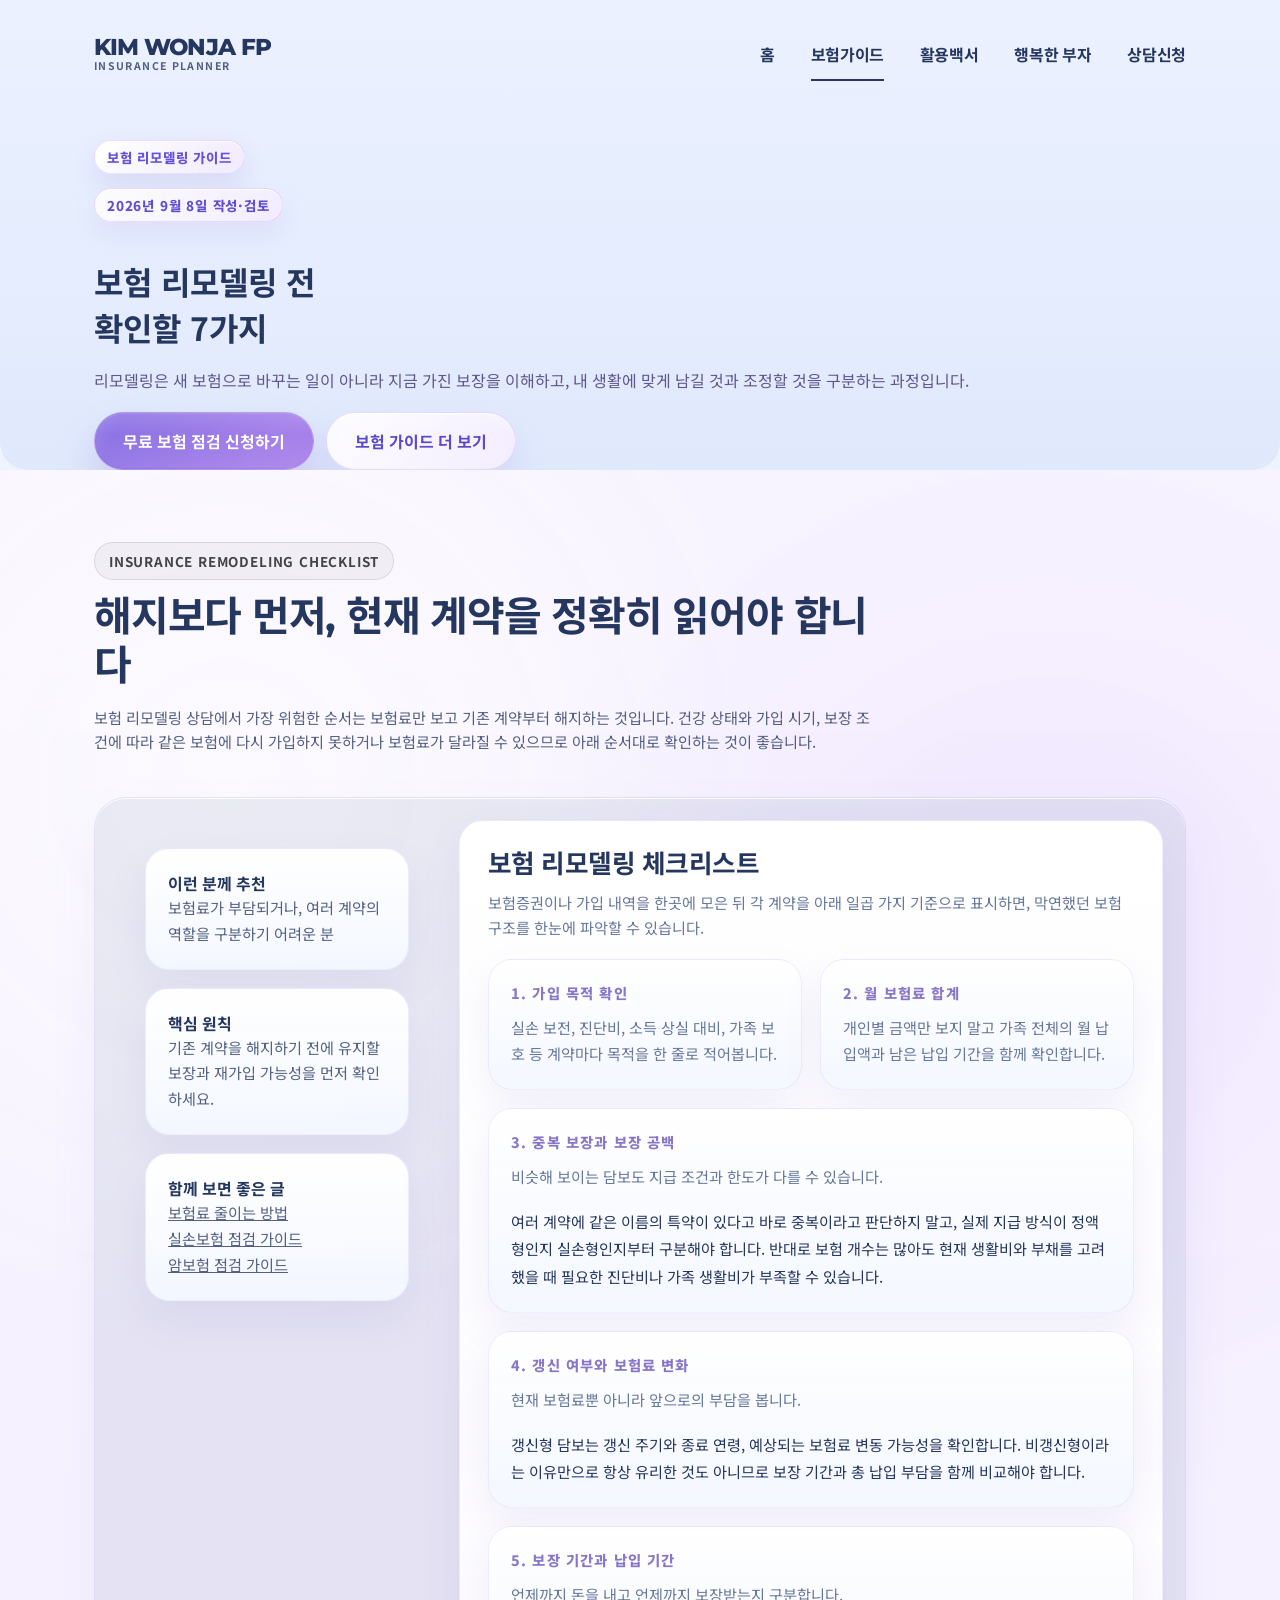
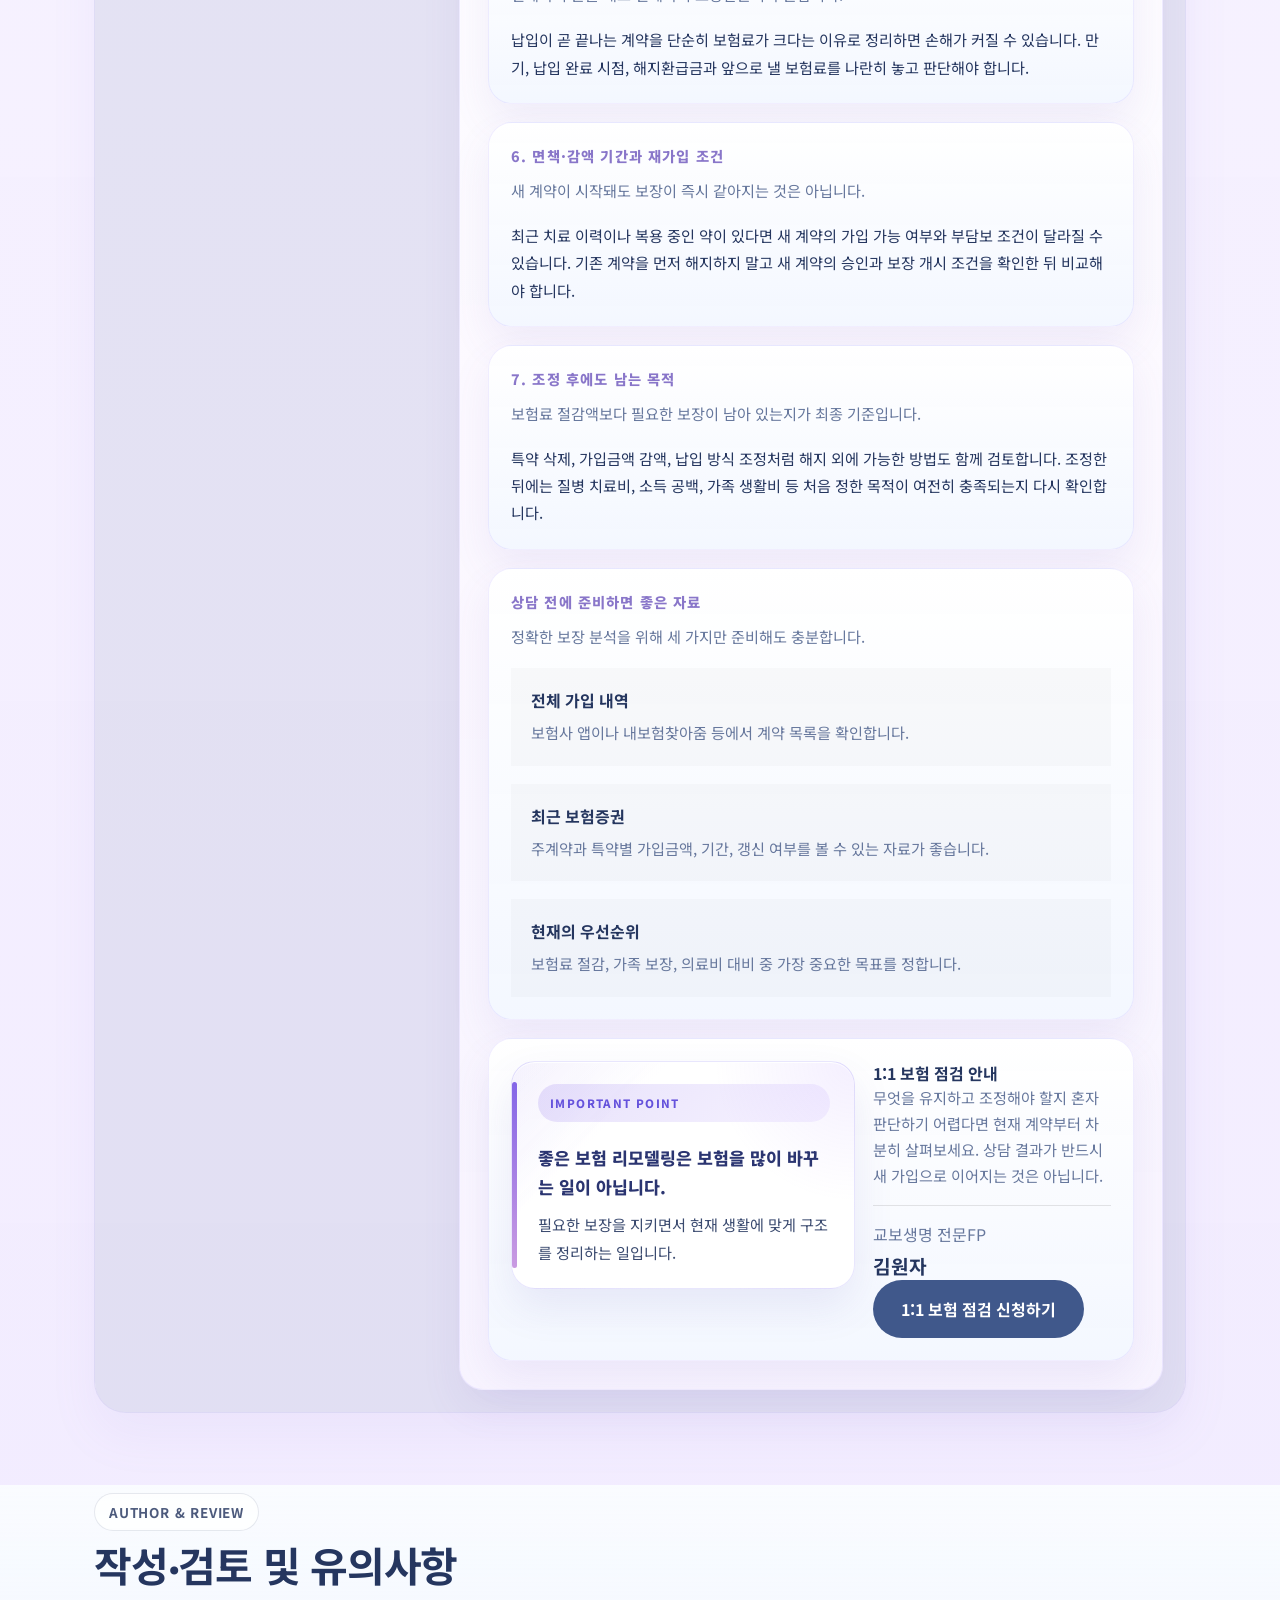
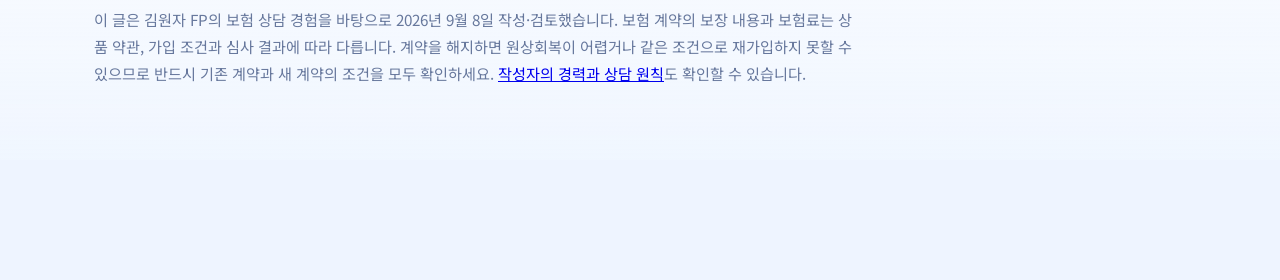
<file: insurance-remodeling-checklist.html>
<!DOCTYPE html>
<html lang="ko">
  <head>
    <meta charset="UTF-8" />
    <meta name="viewport" content="width=device-width, initial-scale=1.0" />
    <title>보험 리모델링 체크리스트 7가지 | 김원자 전문 FP</title>
    <meta
      name="description"
      content="보험 리모델링 전 확인할 7가지 체크리스트를 정리했습니다. 해지부터 결정하지 말고 가입 목적, 중복 보장, 갱신형 보험료, 보장 공백을 순서대로 점검하세요."
    />
    <meta
      name="keywords"
      content="보험 리모델링, 보험 리모델링 체크리스트, 보험 보장 분석, 중복 보험 점검, 갱신형 보험, 보험 해지 주의사항, 김원자 FP"
    />
    <meta name="robots" content="index,follow,max-image-preview:large" />
    <link rel="canonical" href="https://kimwonja.com/insurance-remodeling-checklist.html" />
    <meta property="og:type" content="article" />
    <meta property="og:site_name" content="김원자 전문 FP" />
    <meta property="og:title" content="보험 리모델링 체크리스트 7가지 | 김원자 전문 FP" />
    <meta
      property="og:description"
      content="보험을 없애기 전에 무엇을 남기고 무엇을 조정할지 판단하는 7단계 점검 순서입니다."
    />
    <meta property="og:url" content="https://kimwonja.com/insurance-remodeling-checklist.html" />
    <meta property="og:image" content="https://kimwonja.com/consult.png" />
    <meta property="og:image:secure_url" content="https://kimwonja.com/consult.png" />
    <meta property="og:image:type" content="image/png" />
    <meta property="og:image:alt" content="보험 리모델링 상담 안내 이미지" />
    <meta property="article:published_time" content="2026-09-08" />
    <meta property="article:modified_time" content="2026-09-08" />
    <meta name="twitter:card" content="summary_large_image" />
    <meta name="twitter:title" content="보험 리모델링 체크리스트 7가지 | 김원자 전문 FP" />
    <meta
      name="twitter:description"
      content="보험을 없애기 전에 무엇을 남기고 무엇을 조정할지 판단하는 7단계 점검 순서입니다."
    />
    <meta name="twitter:image" content="https://kimwonja.com/consult.png" />
    <script async src="https://www.googletagmanager.com/gtag/js?id=G-WDFJFY52S7"></script>
    <script>
      window.dataLayer = window.dataLayer || [];
      function gtag() {
        dataLayer.push(arguments);
      }
      gtag("js", new Date());
      gtag("config", "G-WDFJFY52S7");
    </script>
    <script type="application/ld+json">
      {
        "@context": "https://schema.org",
        "@graph": [
          {
            "@type": "Article",
            "@id": "https://kimwonja.com/insurance-remodeling-checklist.html#article",
            "headline": "보험 리모델링 체크리스트 7가지",
            "description": "보험 리모델링 전 확인할 가입 목적, 중복 보장, 갱신형 보험료, 보장 공백과 해지 주의사항을 정리한 가이드입니다.",
            "datePublished": "2026-09-08",
            "dateModified": "2026-09-08",
            "inLanguage": "ko",
            "mainEntityOfPage": "https://kimwonja.com/insurance-remodeling-checklist.html",
            "image": ["https://kimwonja.com/consult.png"],
            "author": {
              "@type": "Person",
              "name": "김원자",
              "jobTitle": "Financial Planner",
              "url": "https://kimwonja.com/advisor.html"
            },
            "publisher": {
              "@type": "Organization",
              "name": "김원자 전문 FP",
              "url": "https://kimwonja.com/"
            }
          },
          {
            "@type": "BreadcrumbList",
            "itemListElement": [
              {
                "@type": "ListItem",
                "position": 1,
                "name": "홈",
                "item": "https://kimwonja.com/"
              },
              {
                "@type": "ListItem",
                "position": 2,
                "name": "보험 가이드",
                "item": "https://kimwonja.com/guide-archive.html"
              },
              {
                "@type": "ListItem",
                "position": 3,
                "name": "보험 리모델링 체크리스트 7가지",
                "item": "https://kimwonja.com/insurance-remodeling-checklist.html"
              }
            ]
          }
        ]
      }
    </script>
    <link rel="preconnect" href="https://fonts.googleapis.com" />
    <link rel="preconnect" href="https://fonts.gstatic.com" crossorigin />
    <link
      href="https://fonts.googleapis.com/css2?family=Montserrat:wght@500;700;800&family=Noto+Sans+KR:wght@400;500;700;800&display=swap"
      rel="stylesheet"
    />
    <link rel="stylesheet" href="./styles.css?v=20260908-4" />
  </head>
  <body>
    <div class="page-shell">
      <header class="whitepaper-page-hero topic-page-hero premium-page-hero">
        <div class="hero-masthead">
          <a class="hero-masthead-copy" href="./index.html" aria-label="김원자 FP 홈"><strong>KIM WONJA FP</strong><span>INSURANCE PLANNER</span></a>
          <button class="hero-menu-toggle" type="button" aria-label="메뉴 열기" aria-expanded="false"><span></span><span></span><span></span></button>
          <nav class="hero-masthead-actions" aria-label="주요 메뉴">
            <a class="secondary-button button-link hero-masthead-link" href="./index.html">홈</a>
            <a class="secondary-button button-link hero-masthead-link hero-masthead-current" href="./guide-archive.html">보험가이드</a>
            <a class="secondary-button button-link hero-masthead-link" href="./whitepaper.html">활용백서</a>
            <a class="secondary-button button-link hero-masthead-link" href="./index.html#happy-rich">행복한 부자</a>
            <a class="secondary-button button-link hero-masthead-link" href="./index.html#lead-form">상담신청</a>
          </nav>
        </div>

        <div class="whitepaper-page-copy">
          <span class="whitepaper-category hero-guide-tag">보험 리모델링 가이드</span>
          <span class="eyebrow">2026년 9월 8일 작성·검토</span>
          <h1>보험 리모델링 전<br />확인할 7가지</h1>
          <p class="hero-subcopy">
            리모델링은 새 보험으로 바꾸는 일이 아니라 지금 가진 보장을 이해하고,
            내 생활에 맞게 남길 것과 조정할 것을 구분하는 과정입니다.
          </p>
          <div class="hero-actions">
            <a class="primary-button button-link" href="./index.html#lead-form">무료 보험 점검 신청하기</a>
            <a class="secondary-button button-link" href="./guide-archive.html">보험 가이드 더 보기</a>
          </div>
        </div>
      </header>

      <main>
        <section class="section whitepaper-section standalone">
          <div class="whitepaper-shell">
            <div class="whitepaper-intro">
              <span class="section-kicker">Insurance Remodeling Checklist</span>
              <h2>해지보다 먼저, 현재 계약을 정확히 읽어야 합니다</h2>
              <p>
                보험 리모델링 상담에서 가장 위험한 순서는 보험료만 보고 기존 계약부터 해지하는
                것입니다. 건강 상태와 가입 시기, 보장 조건에 따라 같은 보험에 다시 가입하지
                못하거나 보험료가 달라질 수 있으므로 아래 순서대로 확인하는 것이 좋습니다.
              </p>
            </div>

            <div class="whitepaper-layout topic-layout topic-layout-reverse">
              <aside class="whitepaper-rail topic-rail">
                <div class="whitepaper-rail-card">
                  <strong>이런 분께 추천</strong>
                  <p>보험료가 부담되거나, 여러 계약의 역할을 구분하기 어려운 분</p>
                </div>
                <div class="whitepaper-rail-card">
                  <strong>핵심 원칙</strong>
                  <p>기존 계약을 해지하기 전에 유지할 보장과 재가입 가능성을 먼저 확인하세요.</p>
                </div>
                <div class="whitepaper-rail-card">
                  <strong>함께 보면 좋은 글</strong>
                  <p><a href="./reduce-insurance-premium.html">보험료 줄이는 방법</a></p>
                  <p><a href="./silson-insurance-check.html">실손보험 점검 가이드</a></p>
                  <p><a href="./cancer-insurance-check.html">암보험 점검 가이드</a></p>
                </div>
              </aside>

              <article class="whitepaper-viewer">
                <div class="whitepaper-headline">
                  <h3>보험 리모델링 체크리스트</h3>
                  <p>
                    보험증권이나 가입 내역을 한곳에 모은 뒤 각 계약을 아래 일곱 가지 기준으로
                    표시하면, 막연했던 보험 구조를 한눈에 파악할 수 있습니다.
                  </p>
                </div>

                <div class="whitepaper-grid">
                  <section class="whitepaper-card">
                    <span>1. 가입 목적 확인</span>
                    <p>실손 보전, 진단비, 소득 상실 대비, 가족 보호 등 계약마다 목적을 한 줄로 적어봅니다.</p>
                  </section>
                  <section class="whitepaper-card">
                    <span>2. 월 보험료 합계</span>
                    <p>개인별 금액만 보지 말고 가족 전체의 월 납입액과 남은 납입 기간을 함께 확인합니다.</p>
                  </section>
                </div>

                <section class="whitepaper-card">
                  <div class="whitepaper-card-head">
                    <span>3. 중복 보장과 보장 공백</span>
                    <p>비슷해 보이는 담보도 지급 조건과 한도가 다를 수 있습니다.</p>
                  </div>
                  <div class="whitepaper-richtext">
                    <p>
                      여러 계약에 같은 이름의 특약이 있다고 바로 중복이라고 판단하지 말고, 실제
                      지급 방식이 정액형인지 실손형인지부터 구분해야 합니다. 반대로 보험 개수는
                      많아도 현재 생활비와 부채를 고려했을 때 필요한 진단비나 가족 생활비가 부족할
                      수 있습니다.
                    </p>
                  </div>
                </section>

                <section class="whitepaper-card">
                  <div class="whitepaper-card-head">
                    <span>4. 갱신 여부와 보험료 변화</span>
                    <p>현재 보험료뿐 아니라 앞으로의 부담을 봅니다.</p>
                  </div>
                  <div class="whitepaper-richtext">
                    <p>
                      갱신형 담보는 갱신 주기와 종료 연령, 예상되는 보험료 변동 가능성을 확인합니다.
                      비갱신형이라는 이유만으로 항상 유리한 것도 아니므로 보장 기간과 총 납입 부담을
                      함께 비교해야 합니다.
                    </p>
                  </div>
                </section>

                <section class="whitepaper-card">
                  <div class="whitepaper-card-head">
                    <span>5. 보장 기간과 납입 기간</span>
                    <p>언제까지 돈을 내고 언제까지 보장받는지 구분합니다.</p>
                  </div>
                  <div class="whitepaper-richtext">
                    <p>
                      납입이 곧 끝나는 계약을 단순히 보험료가 크다는 이유로 정리하면 손해가 커질 수
                      있습니다. 만기, 납입 완료 시점, 해지환급금과 앞으로 낼 보험료를 나란히 놓고
                      판단해야 합니다.
                    </p>
                  </div>
                </section>

                <section class="whitepaper-card">
                  <div class="whitepaper-card-head">
                    <span>6. 면책·감액 기간과 재가입 조건</span>
                    <p>새 계약이 시작돼도 보장이 즉시 같아지는 것은 아닙니다.</p>
                  </div>
                  <div class="whitepaper-richtext">
                    <p>
                      최근 치료 이력이나 복용 중인 약이 있다면 새 계약의 가입 가능 여부와 부담보
                      조건이 달라질 수 있습니다. 기존 계약을 먼저 해지하지 말고 새 계약의 승인과
                      보장 개시 조건을 확인한 뒤 비교해야 합니다.
                    </p>
                  </div>
                </section>

                <section class="whitepaper-card">
                  <div class="whitepaper-card-head">
                    <span>7. 조정 후에도 남는 목적</span>
                    <p>보험료 절감액보다 필요한 보장이 남아 있는지가 최종 기준입니다.</p>
                  </div>
                  <div class="whitepaper-richtext">
                    <p>
                      특약 삭제, 가입금액 감액, 납입 방식 조정처럼 해지 외에 가능한 방법도 함께
                      검토합니다. 조정한 뒤에는 질병 치료비, 소득 공백, 가족 생활비 등 처음 정한
                      목적이 여전히 충족되는지 다시 확인합니다.
                    </p>
                  </div>
                </section>

                <section class="whitepaper-card">
                  <div class="whitepaper-card-head">
                    <span>상담 전에 준비하면 좋은 자료</span>
                    <p>정확한 보장 분석을 위해 세 가지만 준비해도 충분합니다.</p>
                  </div>
                  <div class="whitepaper-check-grid">
                    <article class="whitepaper-check-item">
                      <strong>전체 가입 내역</strong>
                      <p>보험사 앱이나 내보험찾아줌 등에서 계약 목록을 확인합니다.</p>
                    </article>
                    <article class="whitepaper-check-item">
                      <strong>최근 보험증권</strong>
                      <p>주계약과 특약별 가입금액, 기간, 갱신 여부를 볼 수 있는 자료가 좋습니다.</p>
                    </article>
                    <article class="whitepaper-check-item">
                      <strong>현재의 우선순위</strong>
                      <p>보험료 절감, 가족 보장, 의료비 대비 중 가장 중요한 목표를 정합니다.</p>
                    </article>
                  </div>
                </section>

                <section class="whitepaper-footer">
                  <div class="whitepaper-quote">
                    <p>좋은 보험 리모델링은 보험을 많이 바꾸는 일이 아닙니다.</p>
                    <p>필요한 보장을 지키면서 현재 생활에 맞게 구조를 정리하는 일입니다.</p>
                  </div>
                  <div class="whitepaper-consult">
                    <strong>1:1 보험 점검 안내</strong>
                    <p>
                      무엇을 유지하고 조정해야 할지 혼자 판단하기 어렵다면 현재 계약부터 차분히
                      살펴보세요. 상담 결과가 반드시 새 가입으로 이어지는 것은 아닙니다.
                    </p>
                    <div class="whitepaper-fp-signoff">
                      <span>교보생명 전문FP</span>
                      <strong>김원자</strong>
                    </div>
                    <a class="primary-button button-link" href="./index.html#lead-form">1:1 보험 점검 신청하기</a>
                  </div>
                </section>
              </article>
            </div>
          </div>
        </section>

        <section class="section seo-support-section">
          <div class="whitepaper-shell seo-support-shell">
            <div class="seo-support-intro">
              <span class="section-kicker">Author & Review</span>
              <h2>작성·검토 및 유의사항</h2>
              <p>
                이 글은 김원자 FP의 보험 상담 경험을 바탕으로 2026년 9월 8일 작성·검토했습니다.
                보험 계약의 보장 내용과 보험료는 상품 약관, 가입 조건과 심사 결과에 따라 다릅니다.
                계약을 해지하면 원상회복이 어렵거나 같은 조건으로 재가입하지 못할 수 있으므로
                반드시 기존 계약과 새 계약의 조건을 모두 확인하세요.
                <a href="./advisor.html">작성자의 경력과 상담 원칙</a>도 확인할 수 있습니다.
              </p>
            </div>
          </div>
        </section>
      </main>
    </div>
    <script src="./header.js?v=20260908-1"></script>
  </body>
</html>
</file>
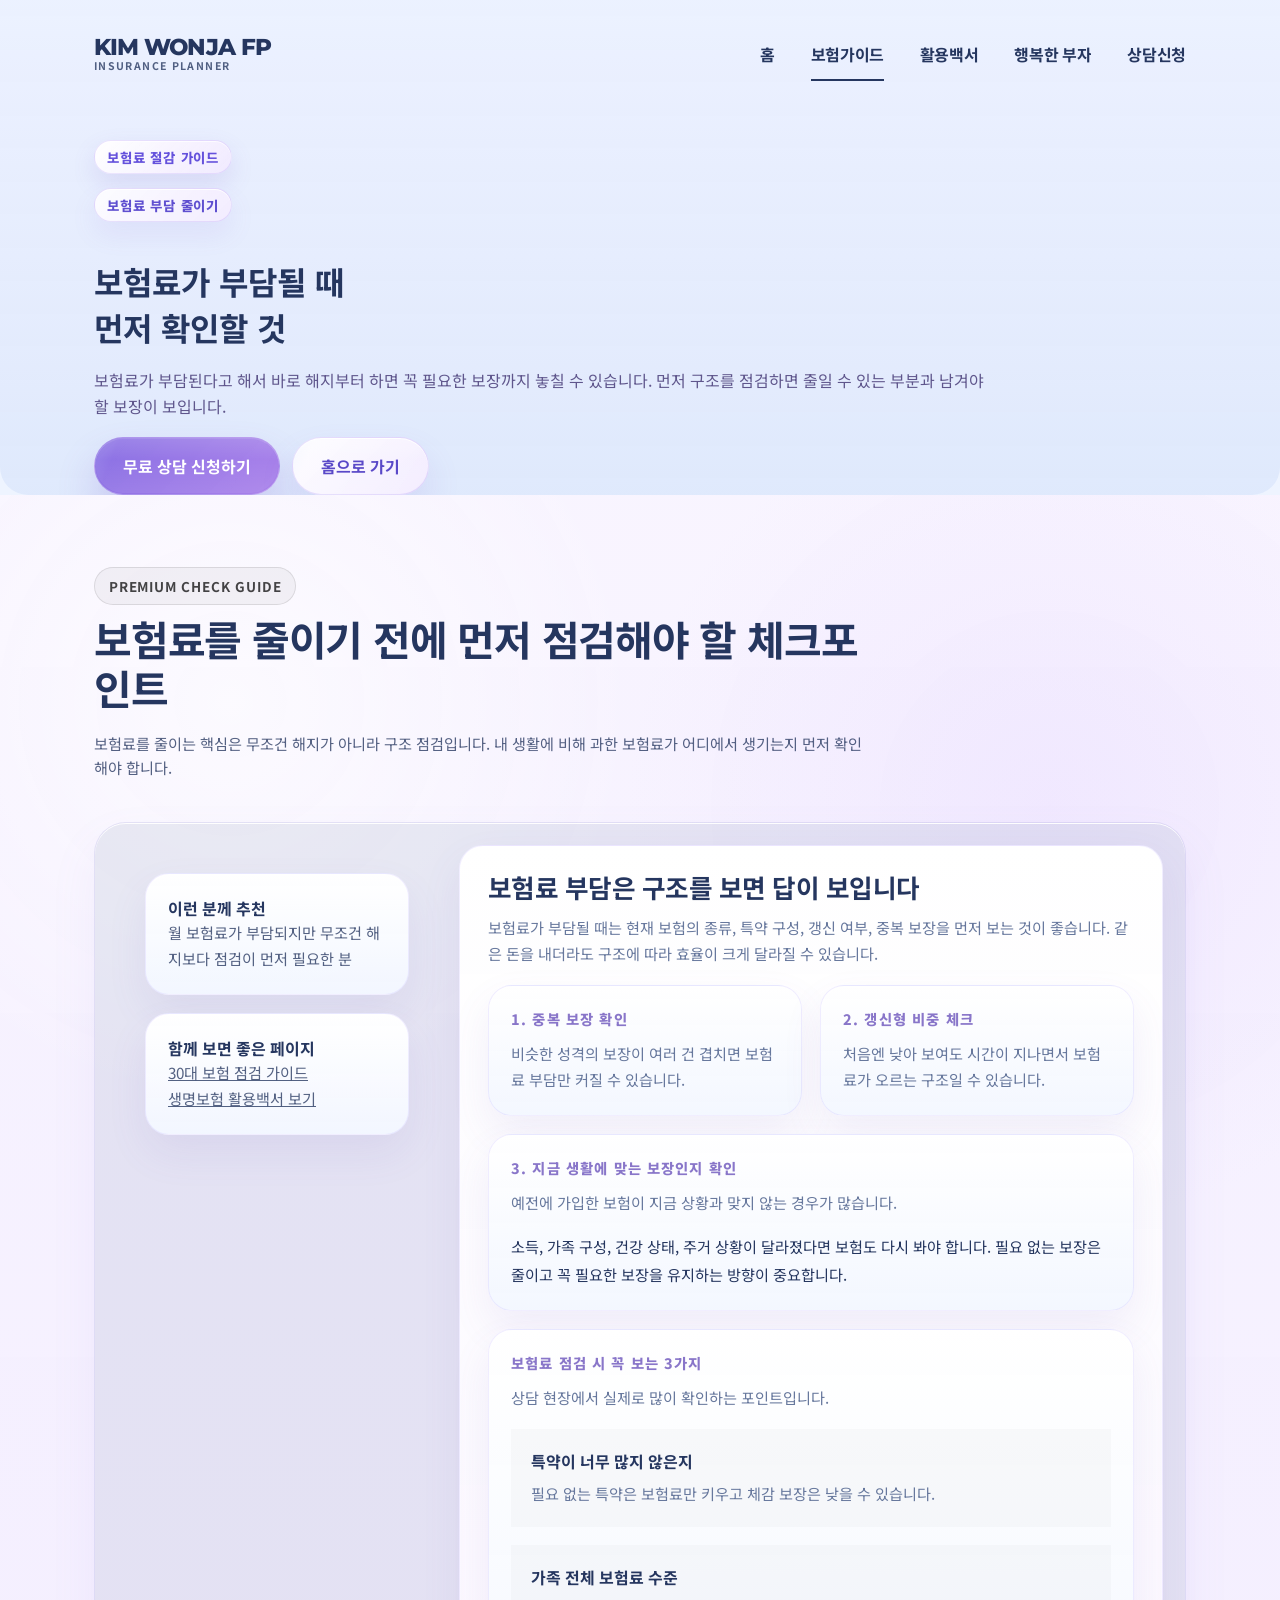
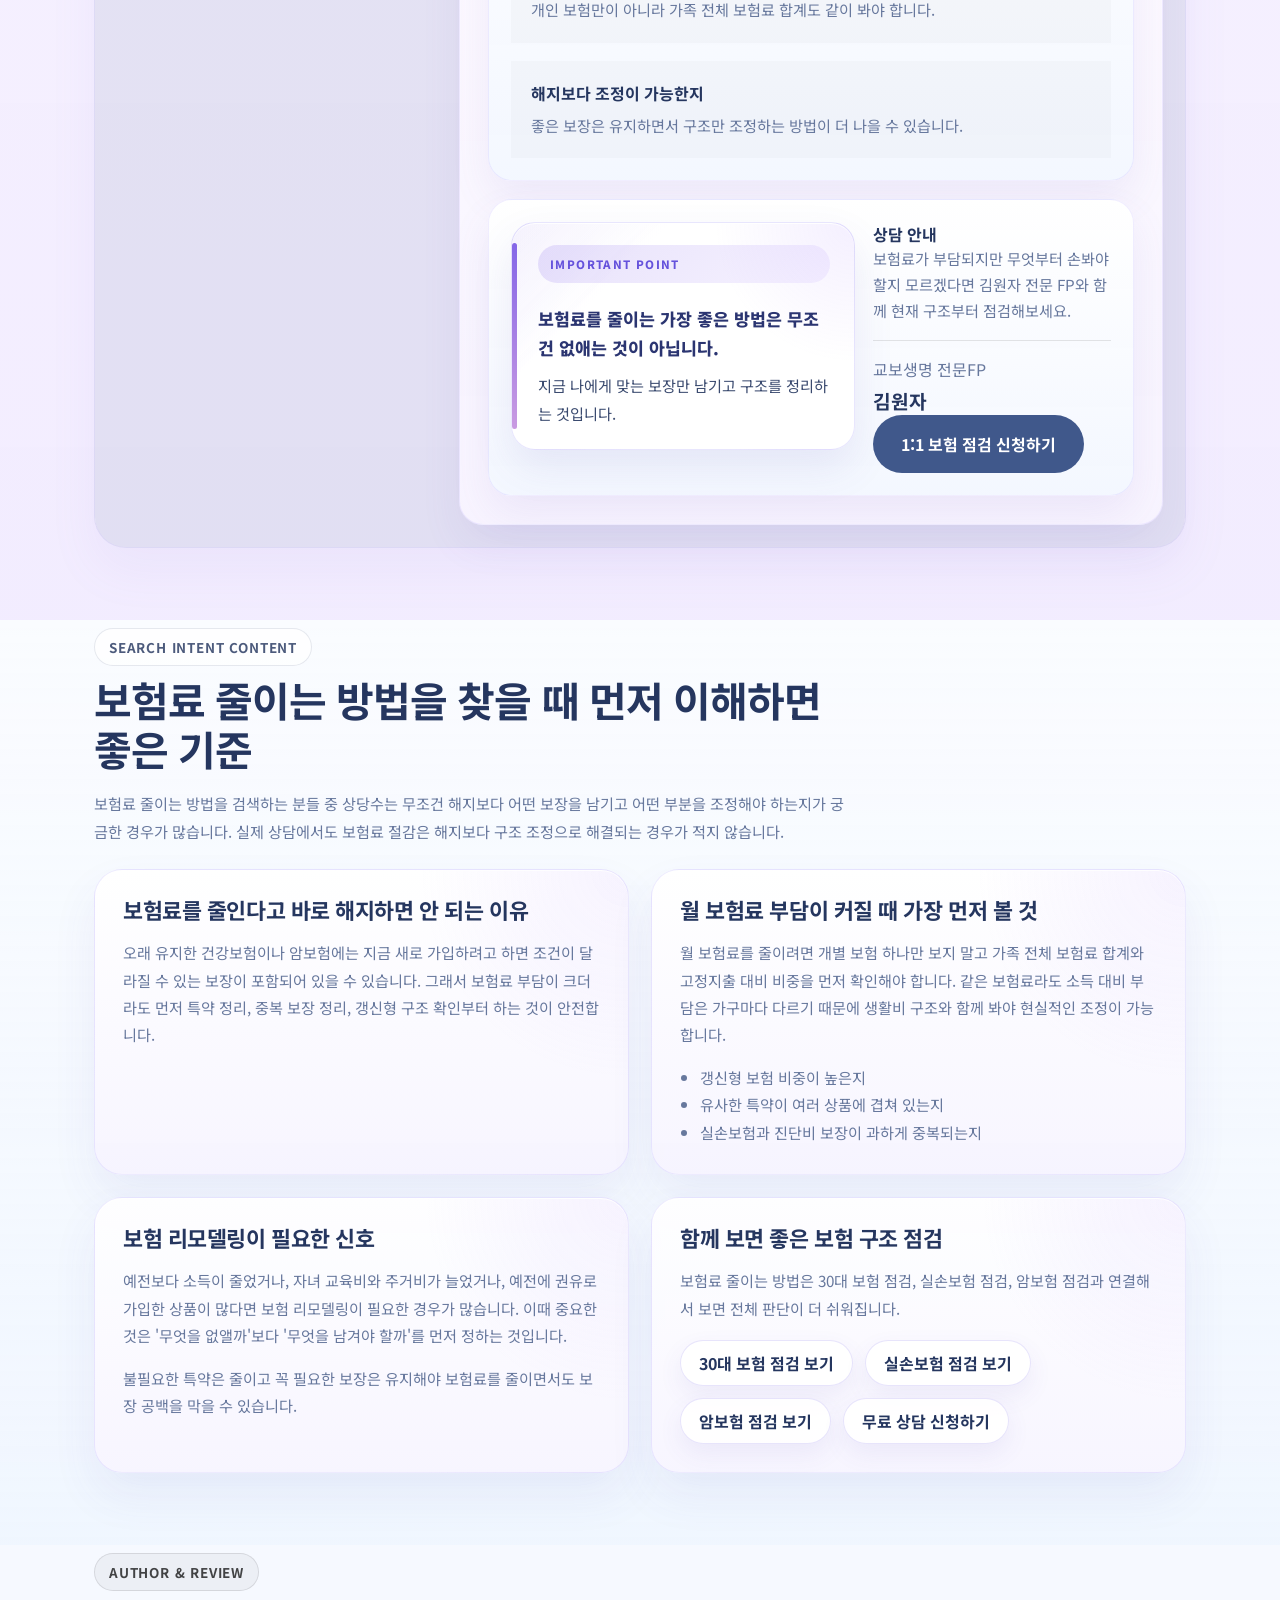
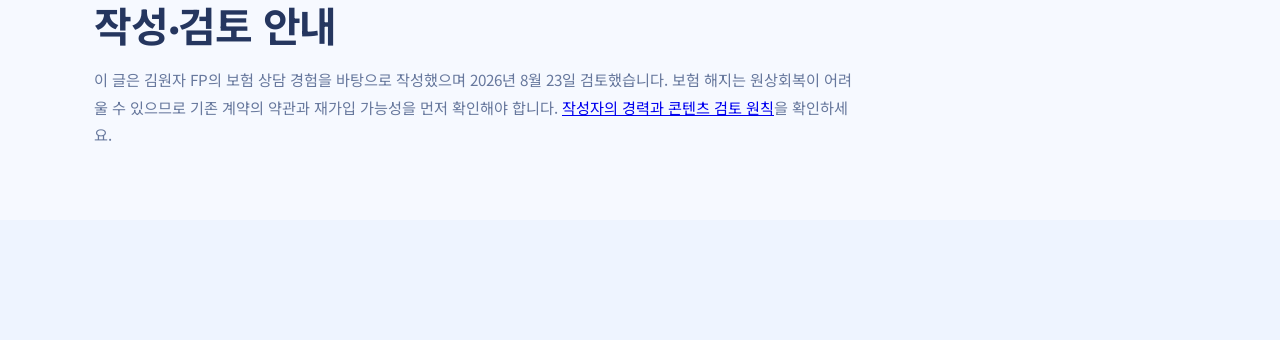
<file: reduce-insurance-premium.html>
<!DOCTYPE html>
<html lang="ko">
  <head>
    <meta charset="UTF-8" />
    <meta name="viewport" content="width=device-width, initial-scale=1.0" />
    <title>보험료 줄이는 방법 | 김원자 전문 FP</title>
    <meta
      name="description"
      content="보험료가 부담될 때 무조건 해지보다 먼저 봐야 할 체크포인트를 정리했습니다. 김원자 전문 FP의 보험료 점검 가이드를 확인해보세요."
    />
    <meta
      name="keywords"
      content="보험료 줄이는 방법, 보험료 부담, 보험 리모델링, 중복 보장 점검, 김원자 FP"
    />
    <meta name="robots" content="index,follow,max-image-preview:large" />
    <link rel="canonical" href="https://kimwonja.com/reduce-insurance-premium.html" />
    <meta property="og:type" content="article" />
    <meta property="og:site_name" content="김원자 전문 FP" />
    <meta property="og:title" content="보험료 줄이는 방법 | 김원자 전문 FP" />
    <meta
      property="og:description"
      content="보험료가 부담될 때 무조건 해지보다 먼저 봐야 할 체크포인트를 정리했습니다."
    />
    <meta property="og:url" content="https://kimwonja.com/reduce-insurance-premium.html" />
    <meta property="og:image" content="https://kimwonja.com/consult.png" />
    <meta property="og:image:secure_url" content="https://kimwonja.com/consult.png" />
    <meta property="og:image:type" content="image/png" />
    <meta property="og:image:alt" content="보험료 부담 점검 안내 이미지" />
    <meta name="twitter:card" content="summary_large_image" />
    <meta name="twitter:title" content="보험료 줄이는 방법 | 김원자 전문 FP" />
    <meta
      name="twitter:description"
      content="보험료가 부담될 때 무조건 해지보다 먼저 봐야 할 체크포인트를 정리했습니다."
    />
    <meta name="twitter:image" content="https://kimwonja.com/consult.png" />
    <script async src="https://www.googletagmanager.com/gtag/js?id=G-WDFJFY52S7"></script>
    <script>
      window.dataLayer = window.dataLayer || [];
      function gtag() {
        dataLayer.push(arguments);
      }
      gtag("js", new Date());
      gtag("config", "G-WDFJFY52S7");
    </script>
    <script type="application/ld+json">
      {
        "@context": "https://schema.org",
        "@type": "Article",
        "headline": "보험료 줄이는 방법",
        "description": "보험료가 부담될 때 무조건 해지보다 먼저 봐야 할 체크포인트를 정리했습니다.",
        "datePublished": "2026-07-26",
          "dateModified": "2026-08-23",
        "inLanguage": "ko",
        "mainEntityOfPage": "https://kimwonja.com/reduce-insurance-premium.html",
        "image": ["https://kimwonja.com/consult.png"],
          "author": {
            "@type": "Person",
            "name": "김원자",
            "jobTitle": "Financial Planner",
            "url": "https://kimwonja.com/advisor.html"
        },
        "publisher": {
          "@type": "Organization",
          "name": "김원자 전문 FP"
        }
      }
    </script>
    <link rel="preconnect" href="https://fonts.googleapis.com" />
    <link rel="preconnect" href="https://fonts.gstatic.com" crossorigin />
    <link
      href="https://fonts.googleapis.com/css2?family=Montserrat:wght@500;700;800&family=Noto+Sans+KR:wght@400;500;700;800&display=swap"
      rel="stylesheet"
    />
    <link rel="stylesheet" href="./styles.css?v=20260908-4" />
  </head>
  <body>
    <div class="page-shell">
      <header class="whitepaper-page-hero topic-page-hero premium-page-hero">
        <div class="hero-masthead">
          <a class="hero-masthead-copy" href="./index.html" aria-label="김원자 FP 홈"><strong>KIM WONJA FP</strong><span>INSURANCE PLANNER</span></a>
          <button class="hero-menu-toggle" type="button" aria-label="메뉴 열기" aria-expanded="false"><span></span><span></span><span></span></button>
          <nav class="hero-masthead-actions" aria-label="주요 메뉴">
            <a class="secondary-button button-link hero-masthead-link" href="./index.html">홈</a>
            <a class="secondary-button button-link hero-masthead-link hero-masthead-current" href="./guide-archive.html">보험가이드</a>
            <a class="secondary-button button-link hero-masthead-link" href="./whitepaper.html">활용백서</a>
            <a class="secondary-button button-link hero-masthead-link" href="./index.html#happy-rich">행복한 부자</a>
            <a class="secondary-button button-link hero-masthead-link" href="./index.html#lead-form">상담신청</a>
          </nav>
        </div>

        <div class="whitepaper-page-copy">
          <span class="whitepaper-category hero-guide-tag">보험료 절감 가이드</span>
          <span class="eyebrow">보험료 부담 줄이기</span>
          <h1>보험료가 부담될 때<br />먼저 확인할 것</h1>
          <p class="hero-subcopy">
            보험료가 부담된다고 해서 바로 해지부터 하면 꼭 필요한 보장까지 놓칠 수 있습니다.
            먼저 구조를 점검하면 줄일 수 있는 부분과 남겨야 할 보장이 보입니다.
          </p>
          <div class="hero-actions">
            <a class="primary-button button-link" href="./index.html#lead-form">무료 상담 신청하기</a>
            <a class="secondary-button button-link" href="./index.html">홈으로 가기</a>
          </div>
        </div>
      </header>

      <main>
        <section class="section whitepaper-section standalone">
          <div class="whitepaper-shell">
            <div class="whitepaper-intro">
              <span class="section-kicker">Premium Check Guide</span>
              <h2>보험료를 줄이기 전에 먼저 점검해야 할 체크포인트</h2>
              <p>
                보험료를 줄이는 핵심은 무조건 해지가 아니라 구조 점검입니다. 내 생활에 비해
                과한 보험료가 어디에서 생기는지 먼저 확인해야 합니다.
              </p>
            </div>

            <div class="whitepaper-layout topic-layout topic-layout-reverse">
              <aside class="whitepaper-rail topic-rail">
                <div class="whitepaper-rail-card">
                  <strong>이런 분께 추천</strong>
                  <p>월 보험료가 부담되지만 무조건 해지보다 점검이 먼저 필요한 분</p>
                </div>
                <div class="whitepaper-rail-card">
                  <strong>함께 보면 좋은 페이지</strong>
                  <p><a href="./30s-insurance-check.html" target="_blank" rel="noopener noreferrer">30대 보험 점검 가이드</a></p>
                  <p><a href="./whitepaper.html">생명보험 활용백서 보기</a></p>
                </div>
              </aside>

              <article class="whitepaper-viewer">
                <div class="whitepaper-headline">
                  <h3>보험료 부담은 구조를 보면 답이 보입니다</h3>
                  <p>
                    보험료가 부담될 때는 현재 보험의 종류, 특약 구성, 갱신 여부, 중복 보장을
                    먼저 보는 것이 좋습니다. 같은 돈을 내더라도 구조에 따라 효율이 크게
                    달라질 수 있습니다.
                  </p>
                </div>

                <div class="whitepaper-grid">
                  <section class="whitepaper-card">
                    <span>1. 중복 보장 확인</span>
                    <p>비슷한 성격의 보장이 여러 건 겹치면 보험료 부담만 커질 수 있습니다.</p>
                  </section>
                  <section class="whitepaper-card">
                    <span>2. 갱신형 비중 체크</span>
                    <p>처음엔 낮아 보여도 시간이 지나면서 보험료가 오르는 구조일 수 있습니다.</p>
                  </section>
                </div>

                <section class="whitepaper-card">
                  <div class="whitepaper-card-head">
                    <span>3. 지금 생활에 맞는 보장인지 확인</span>
                    <p>예전에 가입한 보험이 지금 상황과 맞지 않는 경우가 많습니다.</p>
                  </div>
                  <div class="whitepaper-richtext">
                    <p>
                      소득, 가족 구성, 건강 상태, 주거 상황이 달라졌다면 보험도 다시 봐야
                      합니다. 필요 없는 보장은 줄이고 꼭 필요한 보장을 유지하는 방향이
                      중요합니다.
                    </p>
                  </div>
                </section>

                <section class="whitepaper-card">
                  <div class="whitepaper-card-head">
                    <span>보험료 점검 시 꼭 보는 3가지</span>
                    <p>상담 현장에서 실제로 많이 확인하는 포인트입니다.</p>
                  </div>
                  <div class="whitepaper-check-grid">
                    <article class="whitepaper-check-item">
                      <strong>특약이 너무 많지 않은지</strong>
                      <p>필요 없는 특약은 보험료만 키우고 체감 보장은 낮을 수 있습니다.</p>
                    </article>
                    <article class="whitepaper-check-item">
                      <strong>가족 전체 보험료 수준</strong>
                      <p>개인 보험만이 아니라 가족 전체 보험료 합계도 같이 봐야 합니다.</p>
                    </article>
                    <article class="whitepaper-check-item">
                      <strong>해지보다 조정이 가능한지</strong>
                      <p>좋은 보장은 유지하면서 구조만 조정하는 방법이 더 나을 수 있습니다.</p>
                    </article>
                  </div>
                </section>

                <section class="whitepaper-footer">
                  <div class="whitepaper-quote">
                    <p>보험료를 줄이는 가장 좋은 방법은 무조건 없애는 것이 아닙니다.</p>
                    <p>지금 나에게 맞는 보장만 남기고 구조를 정리하는 것입니다.</p>
                  </div>
                  <div class="whitepaper-consult">
                    <strong>상담 안내</strong>
                    <p>
                      보험료가 부담되지만 무엇부터 손봐야 할지 모르겠다면 김원자 전문 FP와
                      함께 현재 구조부터 점검해보세요.
                    </p>
                    <div class="whitepaper-fp-signoff">
                      <span>교보생명 전문FP</span>
                      <strong>김원자</strong>
                    </div>
                    <a class="primary-button button-link" href="./index.html#lead-form">1:1 보험 점검 신청하기</a>
                  </div>
                </section>
              </article>
            </div>
          </div>
        </section>

        <section class="section seo-support-section">
          <div class="whitepaper-shell seo-support-shell">
            <div class="seo-support-intro">
              <span class="section-kicker">Search Intent Content</span>
              <h2>보험료 줄이는 방법을 찾을 때 먼저 이해하면 좋은 기준</h2>
              <p>
                보험료 줄이는 방법을 검색하는 분들 중 상당수는 무조건 해지보다 어떤 보장을
                남기고 어떤 부분을 조정해야 하는지가 궁금한 경우가 많습니다. 실제 상담에서도
                보험료 절감은 해지보다 구조 조정으로 해결되는 경우가 적지 않습니다.
              </p>
            </div>

            <div class="seo-support-grid">
              <article class="seo-support-card">
                <h3>보험료를 줄인다고 바로 해지하면 안 되는 이유</h3>
                <p>
                  오래 유지한 건강보험이나 암보험에는 지금 새로 가입하려고 하면 조건이 달라질 수
                  있는 보장이 포함되어 있을 수 있습니다. 그래서 보험료 부담이 크더라도 먼저
                  특약 정리, 중복 보장 정리, 갱신형 구조 확인부터 하는 것이 안전합니다.
                </p>
              </article>

              <article class="seo-support-card">
                <h3>월 보험료 부담이 커질 때 가장 먼저 볼 것</h3>
                <p>
                  월 보험료를 줄이려면 개별 보험 하나만 보지 말고 가족 전체 보험료 합계와
                  고정지출 대비 비중을 먼저 확인해야 합니다. 같은 보험료라도 소득 대비 부담은
                  가구마다 다르기 때문에 생활비 구조와 함께 봐야 현실적인 조정이 가능합니다.
                </p>
                <ul>
                  <li>갱신형 보험 비중이 높은지</li>
                  <li>유사한 특약이 여러 상품에 겹쳐 있는지</li>
                  <li>실손보험과 진단비 보장이 과하게 중복되는지</li>
                </ul>
              </article>

              <article class="seo-support-card">
                <h3>보험 리모델링이 필요한 신호</h3>
                <p>
                  예전보다 소득이 줄었거나, 자녀 교육비와 주거비가 늘었거나, 예전에 권유로
                  가입한 상품이 많다면 보험 리모델링이 필요한 경우가 많습니다. 이때 중요한 것은
                  '무엇을 없앨까'보다 '무엇을 남겨야 할까'를 먼저 정하는 것입니다.
                </p>
                <p>
                  불필요한 특약은 줄이고 꼭 필요한 보장은 유지해야 보험료를 줄이면서도 보장 공백을
                  막을 수 있습니다.
                </p>
              </article>

              <article class="seo-support-card">
                <h3>함께 보면 좋은 보험 구조 점검</h3>
                <p>
                  보험료 줄이는 방법은 30대 보험 점검, 실손보험 점검, 암보험 점검과 연결해서
                  보면 전체 판단이 더 쉬워집니다.
                </p>
                <div class="seo-support-links">
                  <a href="./30s-insurance-check.html">30대 보험 점검 보기</a>
                  <a href="./silson-insurance-check.html">실손보험 점검 보기</a>
                  <a href="./cancer-insurance-check.html">암보험 점검 보기</a>
                  <a href="./index.html#lead-form">무료 상담 신청하기</a>
                </div>
              </article>
            </div>
          </div>
        </section>
        <section class="section seo-support-section"><div class="whitepaper-shell seo-support-shell"><div class="seo-support-intro"><span class="section-kicker">Author & Review</span><h2>작성·검토 안내</h2><p>이 글은 김원자 FP의 보험 상담 경험을 바탕으로 작성했으며 2026년 8월 23일 검토했습니다. 보험 해지는 원상회복이 어려울 수 있으므로 기존 계약의 약관과 재가입 가능성을 먼저 확인해야 합니다. <a href="./advisor.html">작성자의 경력과 콘텐츠 검토 원칙</a>을 확인하세요.</p></div></div></section>
      </main>
    </div>
    <script src="./header.js?v=20260908-1"></script>
  </body>
</html>
</file>
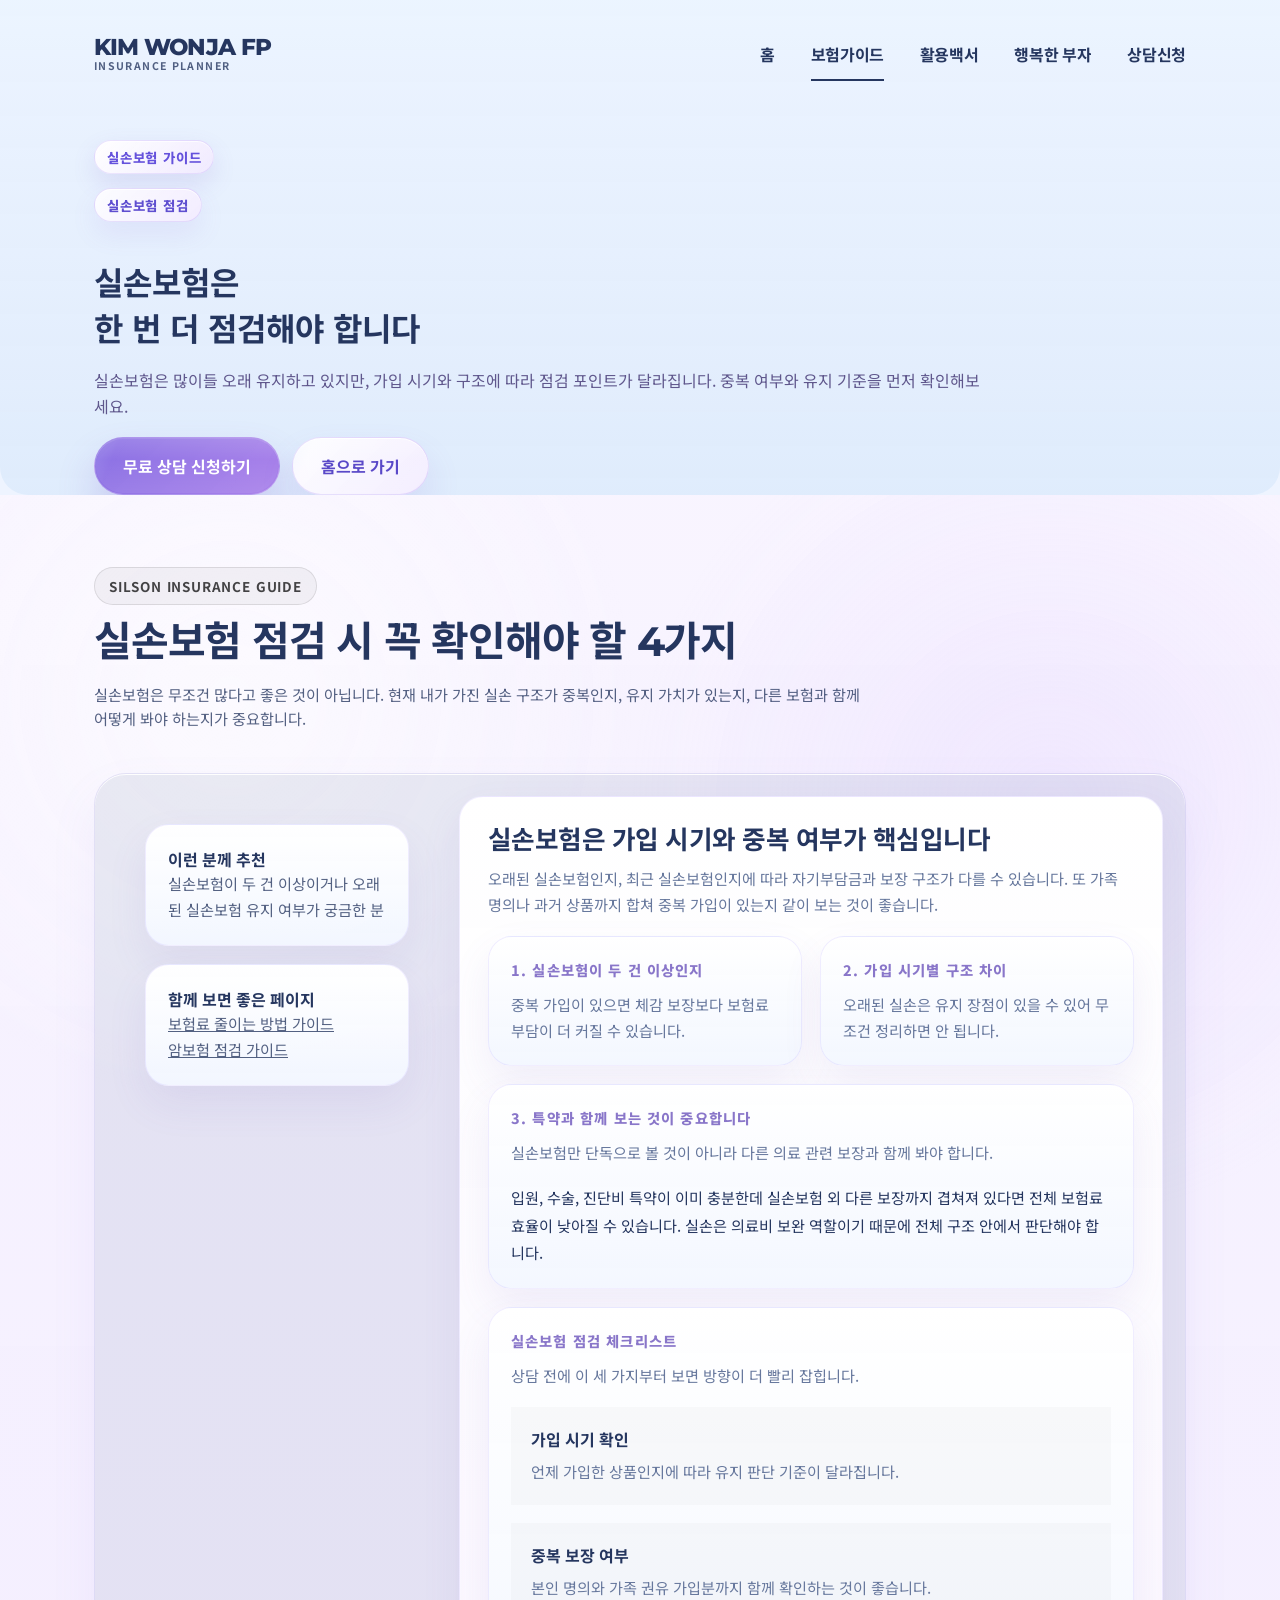
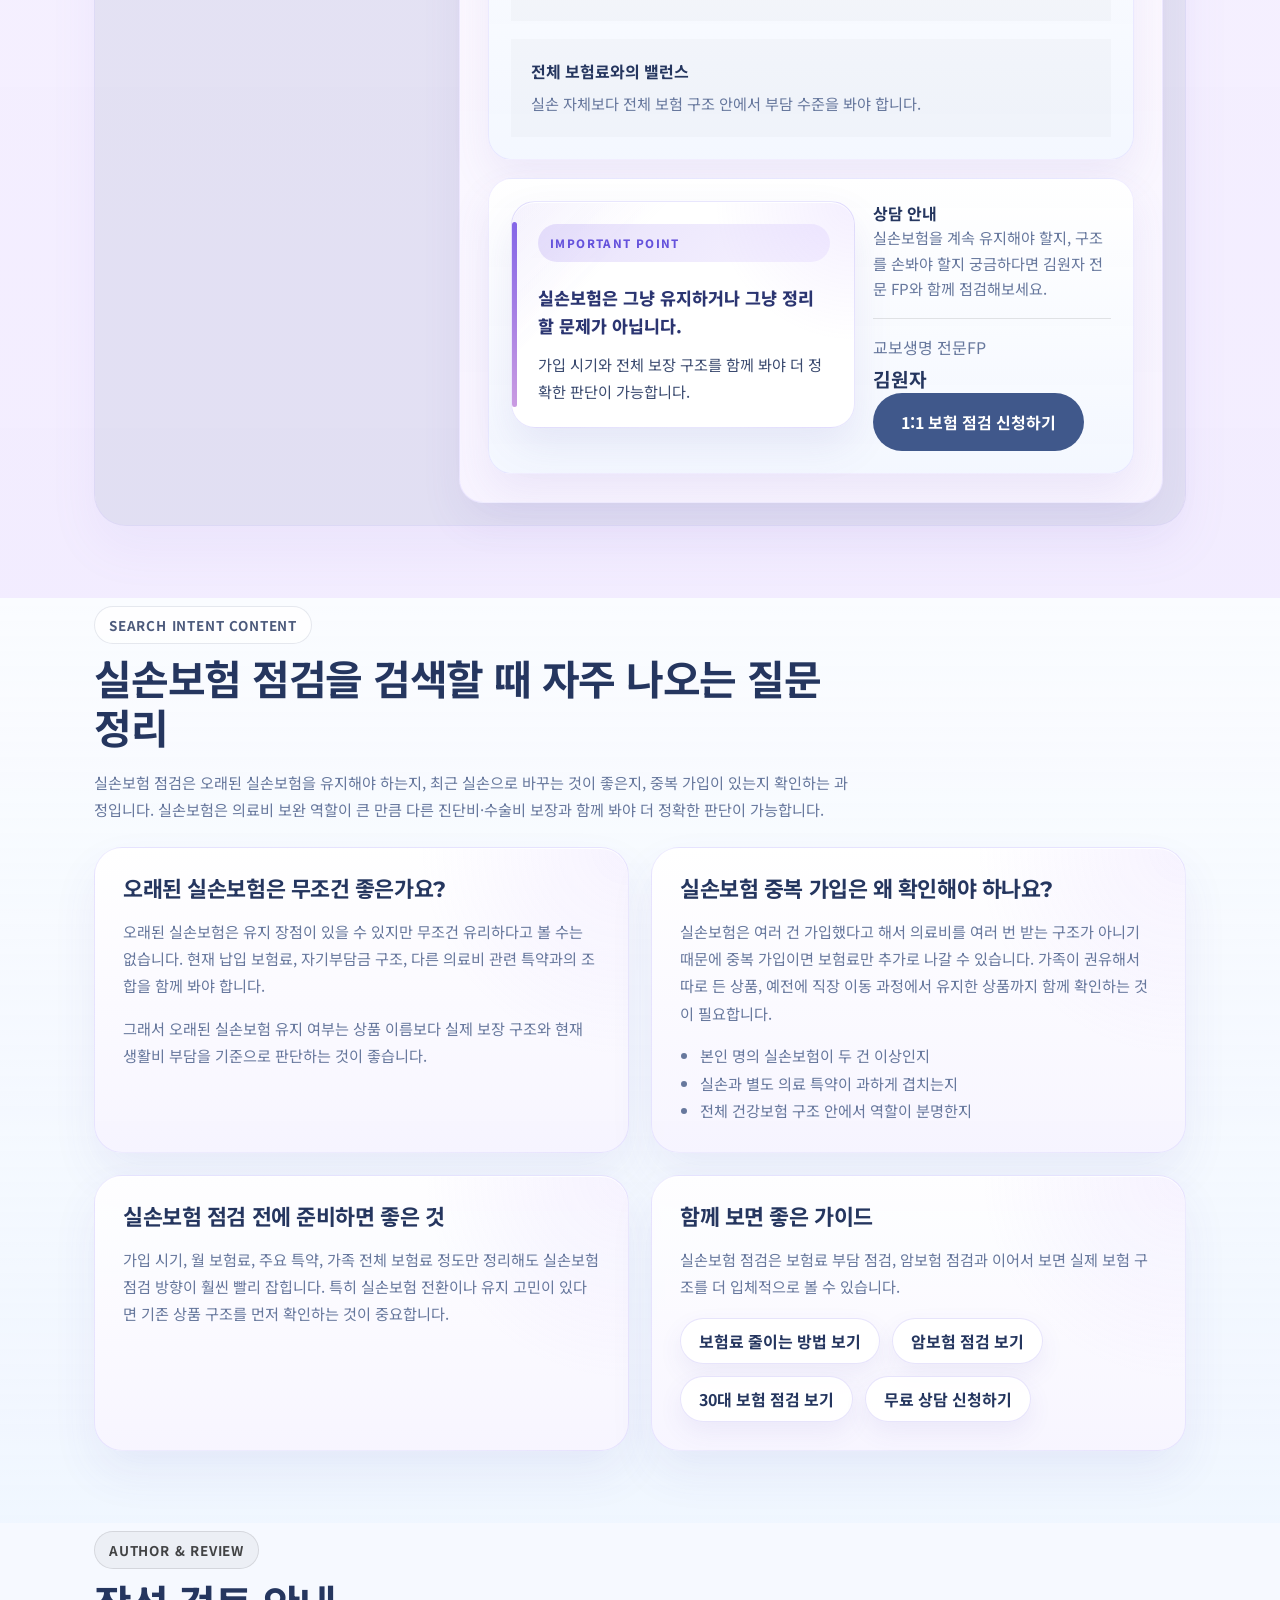
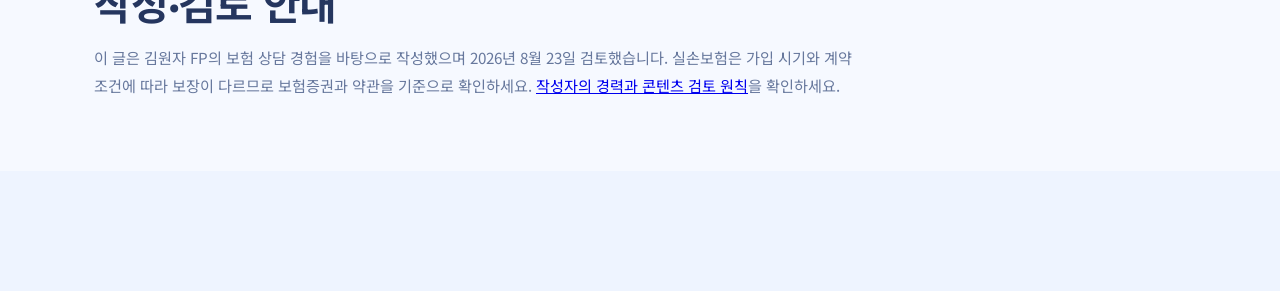
<file: silson-insurance-check.html>
<!DOCTYPE html>
<html lang="ko">
  <head>
    <meta charset="UTF-8" />
    <meta name="viewport" content="width=device-width, initial-scale=1.0" />
    <title>실손보험 점검 | 김원자 전문 FP</title>
    <meta
      name="description"
      content="실손보험이 여러 건 있거나 오래전에 가입한 실손보험을 유지 중이라면 지금 점검이 필요합니다. 실손보험 체크포인트를 정리했습니다."
    />
    <meta
      name="keywords"
      content="실손보험 점검, 실비보험 점검, 실손보험 중복, 오래된 실손보험, 김원자 FP"
    />
    <meta name="robots" content="index,follow,max-image-preview:large" />
    <link rel="canonical" href="https://kimwonja.com/silson-insurance-check.html" />
    <meta property="og:type" content="article" />
    <meta property="og:site_name" content="김원자 전문 FP" />
    <meta property="og:title" content="실손보험 점검 | 김원자 전문 FP" />
    <meta
      property="og:description"
      content="실손보험이 여러 건 있거나 오래전에 가입한 실손보험을 유지 중이라면 지금 점검이 필요합니다."
    />
    <meta property="og:url" content="https://kimwonja.com/silson-insurance-check.html" />
    <meta property="og:image" content="https://kimwonja.com/consult.png" />
    <meta property="og:image:secure_url" content="https://kimwonja.com/consult.png" />
    <meta property="og:image:type" content="image/png" />
    <meta property="og:image:alt" content="실손보험 점검 안내 이미지" />
    <meta name="twitter:card" content="summary_large_image" />
    <meta name="twitter:title" content="실손보험 점검 | 김원자 전문 FP" />
    <meta
      name="twitter:description"
      content="실손보험이 여러 건 있거나 오래전에 가입한 실손보험을 유지 중이라면 지금 점검이 필요합니다."
    />
    <meta name="twitter:image" content="https://kimwonja.com/consult.png" />
    <script async src="https://www.googletagmanager.com/gtag/js?id=G-WDFJFY52S7"></script>
    <script>
      window.dataLayer = window.dataLayer || [];
      function gtag() {
        dataLayer.push(arguments);
      }
      gtag("js", new Date());
      gtag("config", "G-WDFJFY52S7");
    </script>
    <script type="application/ld+json">
      {
        "@context": "https://schema.org",
        "@type": "Article",
        "headline": "실손보험 점검",
        "description": "실손보험이 여러 건 있거나 오래전에 가입한 실손보험을 유지 중이라면 지금 점검이 필요합니다.",
        "datePublished": "2026-07-26",
          "dateModified": "2026-08-23",
        "inLanguage": "ko",
        "mainEntityOfPage": "https://kimwonja.com/silson-insurance-check.html",
        "image": ["https://kimwonja.com/consult.png"],
          "author": {
            "@type": "Person",
            "name": "김원자",
            "jobTitle": "Financial Planner",
            "url": "https://kimwonja.com/advisor.html"
        },
        "publisher": {
          "@type": "Organization",
          "name": "김원자 전문 FP"
        }
      }
    </script>
    <link rel="preconnect" href="https://fonts.googleapis.com" />
    <link rel="preconnect" href="https://fonts.gstatic.com" crossorigin />
    <link
      href="https://fonts.googleapis.com/css2?family=Montserrat:wght@500;700;800&family=Noto+Sans+KR:wght@400;500;700;800&display=swap"
      rel="stylesheet"
    />
    <link rel="stylesheet" href="./styles.css?v=20260908-4" />
  </head>
  <body>
    <div class="page-shell">
      <header class="whitepaper-page-hero topic-page-hero medical-page-hero">
        <div class="hero-masthead">
          <a class="hero-masthead-copy" href="./index.html" aria-label="김원자 FP 홈"><strong>KIM WONJA FP</strong><span>INSURANCE PLANNER</span></a>
          <button class="hero-menu-toggle" type="button" aria-label="메뉴 열기" aria-expanded="false"><span></span><span></span><span></span></button>
          <nav class="hero-masthead-actions" aria-label="주요 메뉴">
            <a class="secondary-button button-link hero-masthead-link" href="./index.html">홈</a>
            <a class="secondary-button button-link hero-masthead-link hero-masthead-current" href="./guide-archive.html">보험가이드</a>
            <a class="secondary-button button-link hero-masthead-link" href="./whitepaper.html">활용백서</a>
            <a class="secondary-button button-link hero-masthead-link" href="./index.html#happy-rich">행복한 부자</a>
            <a class="secondary-button button-link hero-masthead-link" href="./index.html#lead-form">상담신청</a>
          </nav>
        </div>

        <div class="whitepaper-page-copy">
          <span class="whitepaper-category hero-guide-tag">실손보험 가이드</span>
          <span class="eyebrow">실손보험 점검</span>
          <h1>실손보험은<br />한 번 더 점검해야 합니다</h1>
          <p class="hero-subcopy">
            실손보험은 많이들 오래 유지하고 있지만, 가입 시기와 구조에 따라 점검 포인트가
            달라집니다. 중복 여부와 유지 기준을 먼저 확인해보세요.
          </p>
          <div class="hero-actions">
            <a class="primary-button button-link" href="./index.html#lead-form">무료 상담 신청하기</a>
            <a class="secondary-button button-link" href="./index.html">홈으로 가기</a>
          </div>
        </div>
      </header>

      <main>
        <section class="section whitepaper-section standalone">
          <div class="whitepaper-shell">
            <div class="whitepaper-intro">
              <span class="section-kicker">Silson Insurance Guide</span>
              <h2>실손보험 점검 시 꼭 확인해야 할 4가지</h2>
              <p>
                실손보험은 무조건 많다고 좋은 것이 아닙니다. 현재 내가 가진 실손 구조가
                중복인지, 유지 가치가 있는지, 다른 보험과 함께 어떻게 봐야 하는지가 중요합니다.
              </p>
            </div>

            <div class="whitepaper-layout topic-layout topic-layout-reverse">
              <aside class="whitepaper-rail topic-rail">
                <div class="whitepaper-rail-card">
                  <strong>이런 분께 추천</strong>
                  <p>실손보험이 두 건 이상이거나 오래된 실손보험 유지 여부가 궁금한 분</p>
                </div>
                <div class="whitepaper-rail-card">
                  <strong>함께 보면 좋은 페이지</strong>
                  <p><a href="./reduce-insurance-premium.html" target="_blank" rel="noopener noreferrer">보험료 줄이는 방법 가이드</a></p>
                  <p><a href="./cancer-insurance-check.html" target="_blank" rel="noopener noreferrer">암보험 점검 가이드</a></p>
                </div>
              </aside>

              <article class="whitepaper-viewer">
                <div class="whitepaper-headline">
                  <h3>실손보험은 가입 시기와 중복 여부가 핵심입니다</h3>
                  <p>
                    오래된 실손보험인지, 최근 실손보험인지에 따라 자기부담금과 보장 구조가
                    다를 수 있습니다. 또 가족 명의나 과거 상품까지 합쳐 중복 가입이 있는지
                    같이 보는 것이 좋습니다.
                  </p>
                </div>

                <div class="whitepaper-grid">
                  <section class="whitepaper-card">
                    <span>1. 실손보험이 두 건 이상인지</span>
                    <p>중복 가입이 있으면 체감 보장보다 보험료 부담이 더 커질 수 있습니다.</p>
                  </section>
                  <section class="whitepaper-card">
                    <span>2. 가입 시기별 구조 차이</span>
                    <p>오래된 실손은 유지 장점이 있을 수 있어 무조건 정리하면 안 됩니다.</p>
                  </section>
                </div>

                <section class="whitepaper-card">
                  <div class="whitepaper-card-head">
                    <span>3. 특약과 함께 보는 것이 중요합니다</span>
                    <p>실손보험만 단독으로 볼 것이 아니라 다른 의료 관련 보장과 함께 봐야 합니다.</p>
                  </div>
                  <div class="whitepaper-richtext">
                    <p>
                      입원, 수술, 진단비 특약이 이미 충분한데 실손보험 외 다른 보장까지
                      겹쳐져 있다면 전체 보험료 효율이 낮아질 수 있습니다. 실손은 의료비
                      보완 역할이기 때문에 전체 구조 안에서 판단해야 합니다.
                    </p>
                  </div>
                </section>

                <section class="whitepaper-card">
                  <div class="whitepaper-card-head">
                    <span>실손보험 점검 체크리스트</span>
                    <p>상담 전에 이 세 가지부터 보면 방향이 더 빨리 잡힙니다.</p>
                  </div>
                  <div class="whitepaper-check-grid">
                    <article class="whitepaper-check-item">
                      <strong>가입 시기 확인</strong>
                      <p>언제 가입한 상품인지에 따라 유지 판단 기준이 달라집니다.</p>
                    </article>
                    <article class="whitepaper-check-item">
                      <strong>중복 보장 여부</strong>
                      <p>본인 명의와 가족 권유 가입분까지 함께 확인하는 것이 좋습니다.</p>
                    </article>
                    <article class="whitepaper-check-item">
                      <strong>전체 보험료와의 밸런스</strong>
                      <p>실손 자체보다 전체 보험 구조 안에서 부담 수준을 봐야 합니다.</p>
                    </article>
                  </div>
                </section>

                <section class="whitepaper-footer">
                  <div class="whitepaper-quote">
                    <p>실손보험은 그냥 유지하거나 그냥 정리할 문제가 아닙니다.</p>
                    <p>가입 시기와 전체 보장 구조를 함께 봐야 더 정확한 판단이 가능합니다.</p>
                  </div>
                  <div class="whitepaper-consult">
                    <strong>상담 안내</strong>
                    <p>
                      실손보험을 계속 유지해야 할지, 구조를 손봐야 할지 궁금하다면 김원자
                      전문 FP와 함께 점검해보세요.
                    </p>
                    <div class="whitepaper-fp-signoff">
                      <span>교보생명 전문FP</span>
                      <strong>김원자</strong>
                    </div>
                    <a class="primary-button button-link" href="./index.html#lead-form">1:1 보험 점검 신청하기</a>
                  </div>
                </section>
              </article>
            </div>
          </div>
        </section>

        <section class="section seo-support-section">
          <div class="whitepaper-shell seo-support-shell">
            <div class="seo-support-intro">
              <span class="section-kicker">Search Intent Content</span>
              <h2>실손보험 점검을 검색할 때 자주 나오는 질문 정리</h2>
              <p>
                실손보험 점검은 오래된 실손보험을 유지해야 하는지, 최근 실손으로 바꾸는 것이
                좋은지, 중복 가입이 있는지 확인하는 과정입니다. 실손보험은 의료비 보완 역할이
                큰 만큼 다른 진단비·수술비 보장과 함께 봐야 더 정확한 판단이 가능합니다.
              </p>
            </div>

            <div class="seo-support-grid">
              <article class="seo-support-card">
                <h3>오래된 실손보험은 무조건 좋은가요?</h3>
                <p>
                  오래된 실손보험은 유지 장점이 있을 수 있지만 무조건 유리하다고 볼 수는
                  없습니다. 현재 납입 보험료, 자기부담금 구조, 다른 의료비 관련 특약과의 조합을
                  함께 봐야 합니다.
                </p>
                <p>
                  그래서 오래된 실손보험 유지 여부는 상품 이름보다 실제 보장 구조와 현재 생활비
                  부담을 기준으로 판단하는 것이 좋습니다.
                </p>
              </article>

              <article class="seo-support-card">
                <h3>실손보험 중복 가입은 왜 확인해야 하나요?</h3>
                <p>
                  실손보험은 여러 건 가입했다고 해서 의료비를 여러 번 받는 구조가 아니기 때문에
                  중복 가입이면 보험료만 추가로 나갈 수 있습니다. 가족이 권유해서 따로 든 상품,
                  예전에 직장 이동 과정에서 유지한 상품까지 함께 확인하는 것이 필요합니다.
                </p>
                <ul>
                  <li>본인 명의 실손보험이 두 건 이상인지</li>
                  <li>실손과 별도 의료 특약이 과하게 겹치는지</li>
                  <li>전체 건강보험 구조 안에서 역할이 분명한지</li>
                </ul>
              </article>

              <article class="seo-support-card">
                <h3>실손보험 점검 전에 준비하면 좋은 것</h3>
                <p>
                  가입 시기, 월 보험료, 주요 특약, 가족 전체 보험료 정도만 정리해도 실손보험
                  점검 방향이 훨씬 빨리 잡힙니다. 특히 실손보험 전환이나 유지 고민이 있다면
                  기존 상품 구조를 먼저 확인하는 것이 중요합니다.
                </p>
              </article>

              <article class="seo-support-card">
                <h3>함께 보면 좋은 가이드</h3>
                <p>
                  실손보험 점검은 보험료 부담 점검, 암보험 점검과 이어서 보면 실제 보험 구조를
                  더 입체적으로 볼 수 있습니다.
                </p>
                <div class="seo-support-links">
                  <a href="./reduce-insurance-premium.html">보험료 줄이는 방법 보기</a>
                  <a href="./cancer-insurance-check.html">암보험 점검 보기</a>
                  <a href="./30s-insurance-check.html">30대 보험 점검 보기</a>
                  <a href="./index.html#lead-form">무료 상담 신청하기</a>
                </div>
              </article>
            </div>
          </div>
        </section>
        <section class="section seo-support-section"><div class="whitepaper-shell seo-support-shell"><div class="seo-support-intro"><span class="section-kicker">Author & Review</span><h2>작성·검토 안내</h2><p>이 글은 김원자 FP의 보험 상담 경험을 바탕으로 작성했으며 2026년 8월 23일 검토했습니다. 실손보험은 가입 시기와 계약 조건에 따라 보장이 다르므로 보험증권과 약관을 기준으로 확인하세요. <a href="./advisor.html">작성자의 경력과 콘텐츠 검토 원칙</a>을 확인하세요.</p></div></div></section>
      </main>
    </div>
    <script src="./header.js?v=20260908-1"></script>
  </body>
</html>
</file>
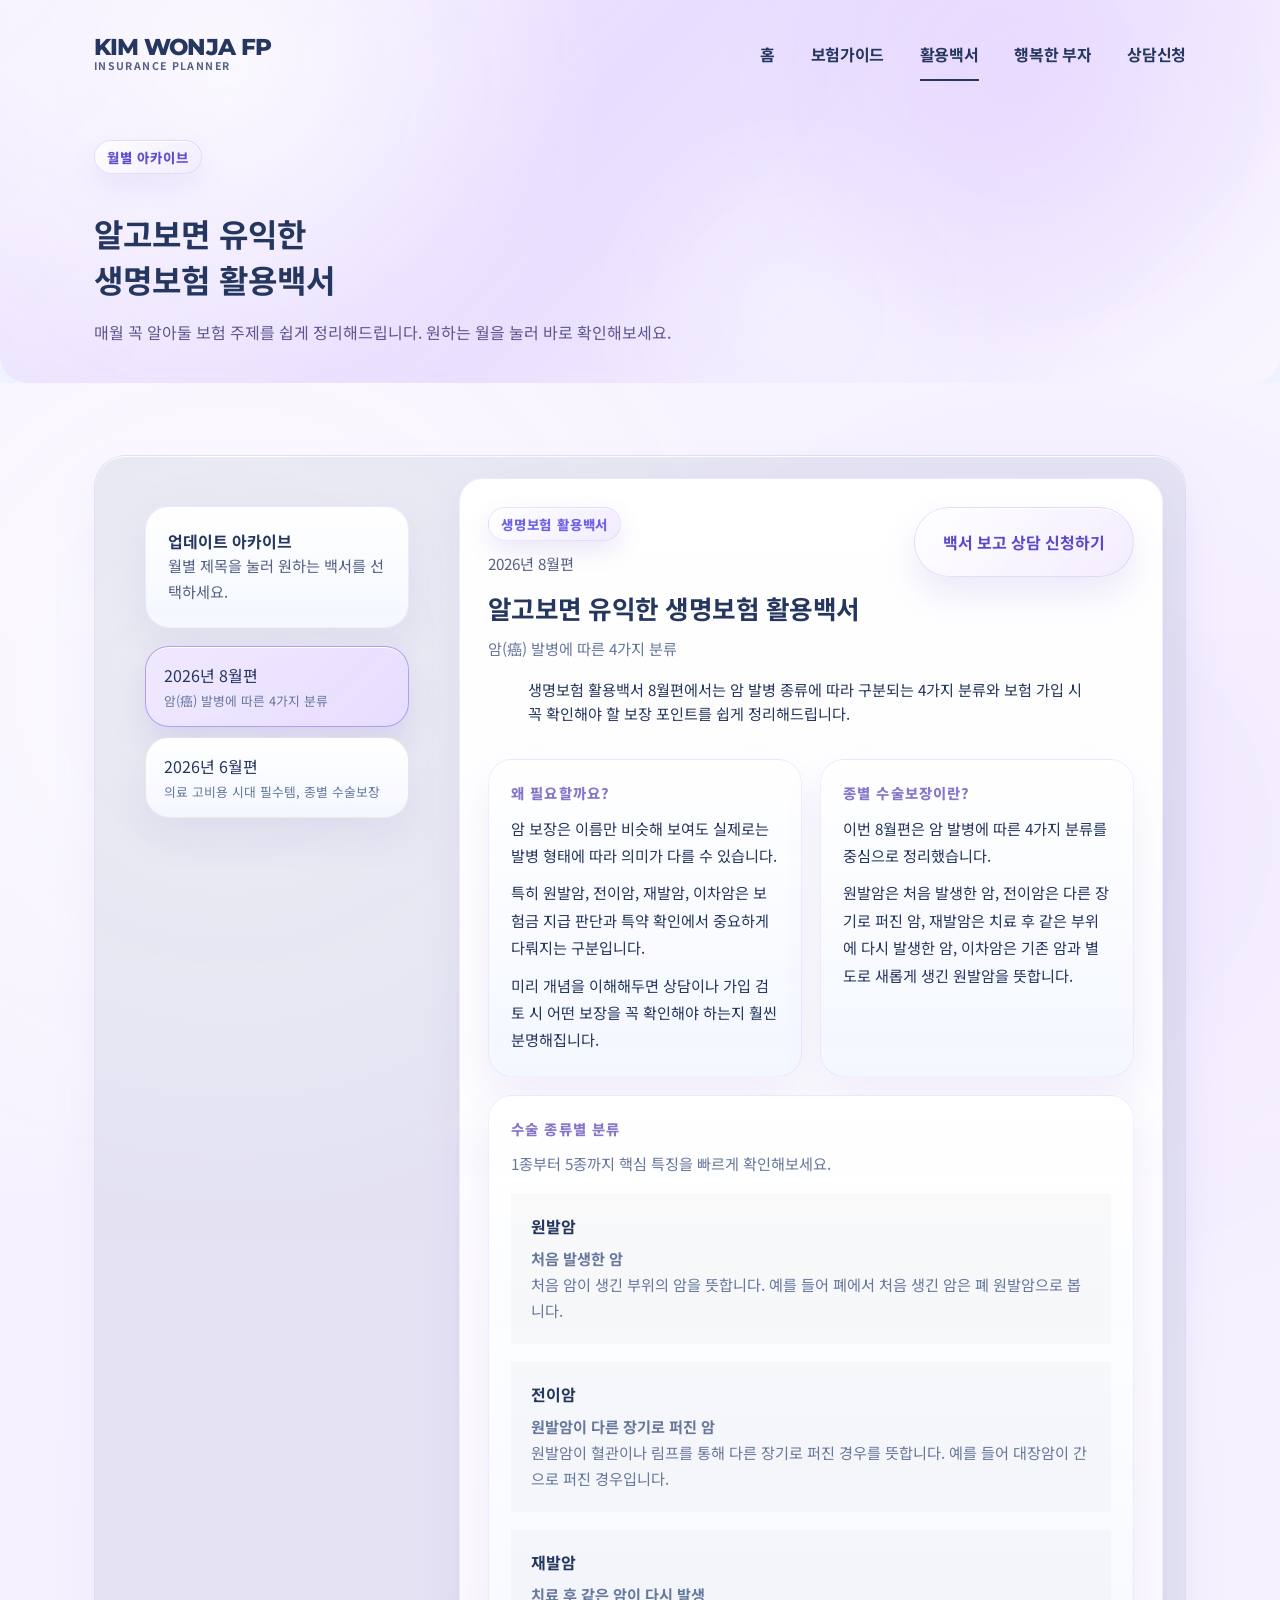
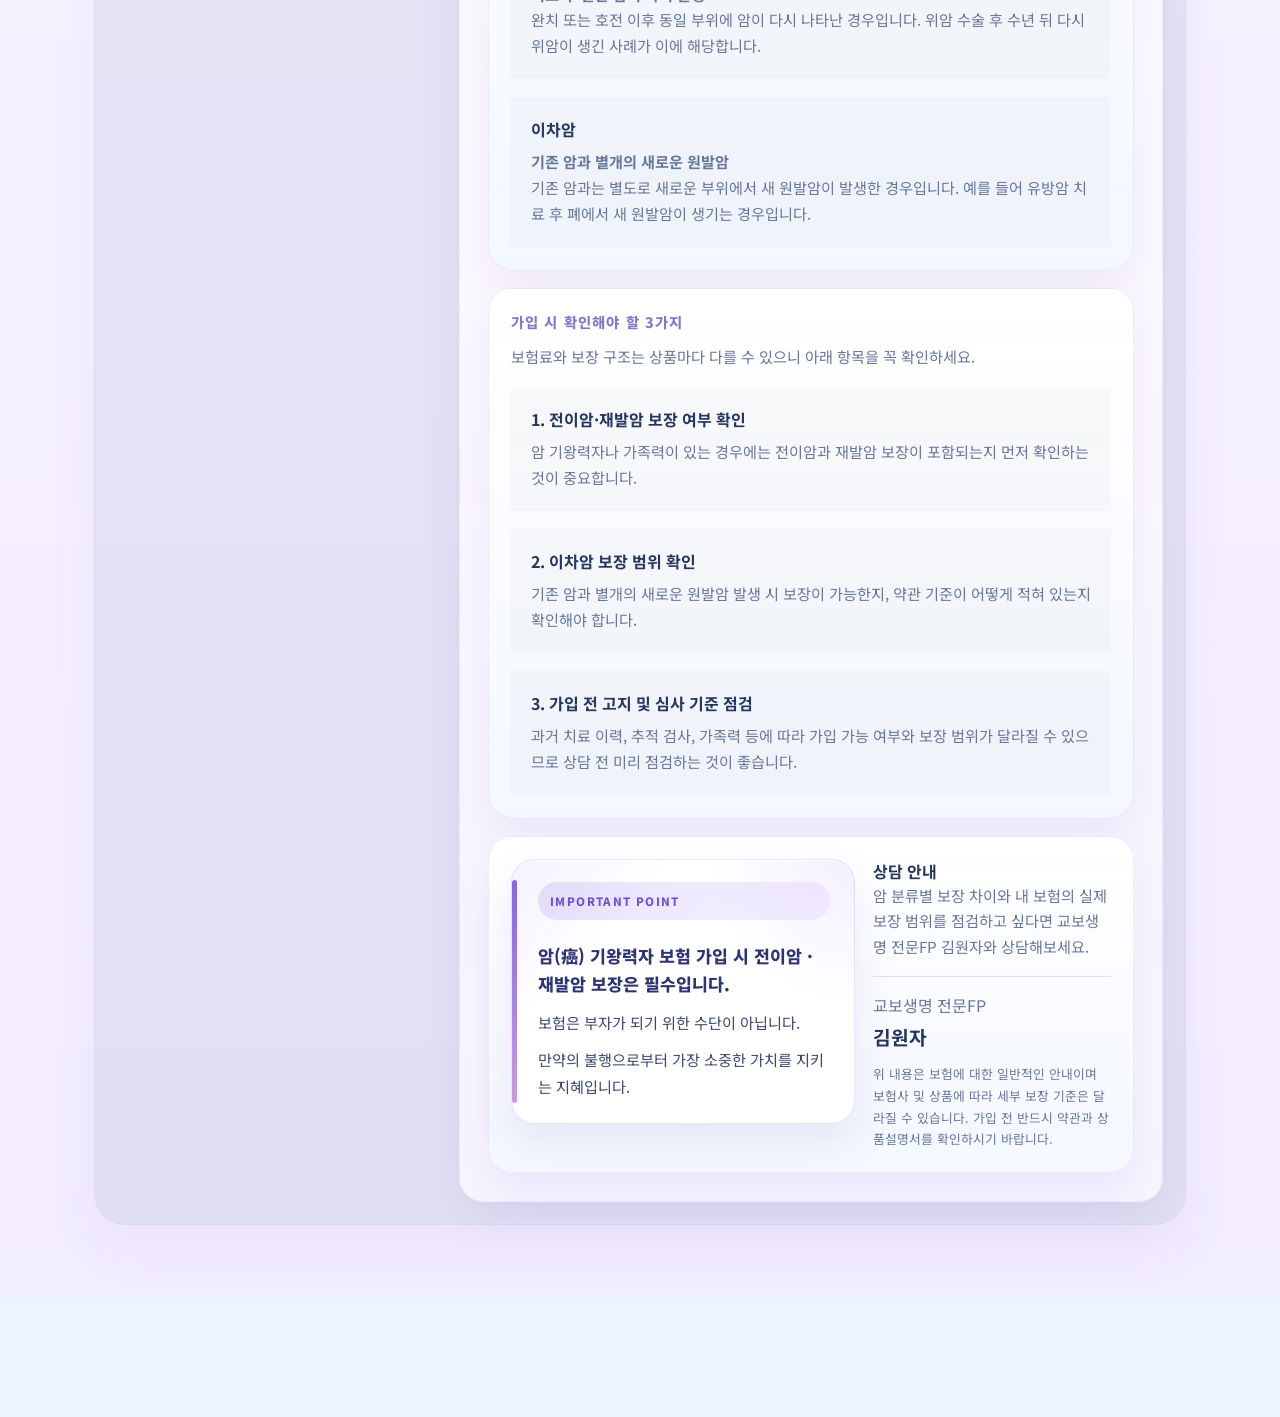
<file: whitepaper.html>
<!DOCTYPE html>
<html lang="ko">
  <head>
    <meta charset="UTF-8" />
    <meta name="viewport" content="width=device-width, initial-scale=1.0" />
    <title>생명보험 활용백서 | 김원자 설계사</title>
    <meta
      name="description"
      content="매월 업데이트되는 알고보면 유익한 생명보험 활용백서를 월별로 확인해보세요."
    />
    <meta
      name="keywords"
      content="생명보험 활용백서, 보험 콘텐츠, 수술보장, 보험 상식, 김원자, 교보생명"
    />
    <meta name="robots" content="index,follow,max-image-preview:large" />
    <link rel="canonical" href="https://kimwonja.com/whitepaper.html" />
    <meta property="og:type" content="article" />
    <meta property="og:site_name" content="김원자 전문 FP" />
    <meta property="og:title" content="생명보험 활용백서 | 김원자 설계사" />
    <meta
      property="og:description"
      content="매월 업데이트되는 알고보면 유익한 생명보험 활용백서를 월별로 확인해보세요."
    />
    <meta property="og:url" content="https://kimwonja.com/whitepaper.html" />
    <meta property="og:image" content="https://kimwonja.com/back.png" />
    <meta property="og:image:secure_url" content="https://kimwonja.com/back.png" />
    <meta property="og:image:type" content="image/png" />
    <meta property="og:image:alt" content="생명보험 활용백서 대표 이미지" />
    <meta name="twitter:card" content="summary_large_image" />
    <meta name="twitter:title" content="생명보험 활용백서 | 김원자 설계사" />
    <meta
      name="twitter:description"
      content="매월 업데이트되는 알고보면 유익한 생명보험 활용백서를 월별로 확인해보세요."
    />
    <meta name="twitter:image" content="https://kimwonja.com/back.png" />
    <script async src="https://www.googletagmanager.com/gtag/js?id=G-WDFJFY52S7"></script>
    <script>
      window.dataLayer = window.dataLayer || [];
      function gtag() {
        dataLayer.push(arguments);
      }
      gtag("js", new Date());
      gtag("config", "G-WDFJFY52S7");
    </script>
    <script type="application/ld+json">
      {
        "@context": "https://schema.org",
        "@graph": [
          {
            "@type": "CollectionPage",
            "@id": "https://kimwonja.com/whitepaper.html#collection",
            "url": "https://kimwonja.com/whitepaper.html",
            "name": "생명보험 활용백서 | 김원자 설계사",
            "inLanguage": "ko",
            "description": "매월 업데이트되는 알고보면 유익한 생명보험 활용백서를 월별로 확인해보세요."
          },
          {
            "@type": "BreadcrumbList",
            "@id": "https://kimwonja.com/whitepaper.html#breadcrumb",
            "itemListElement": [
              {
                "@type": "ListItem",
                "position": 1,
                "name": "홈",
                "item": "https://kimwonja.com/"
              },
              {
                "@type": "ListItem",
                "position": 2,
                "name": "생명보험 활용백서",
                "item": "https://kimwonja.com/whitepaper.html"
              }
            ]
          }
        ]
      }
    </script>
    <script id="whitepaper-structured-data" type="application/ld+json"></script>
    <link rel="preconnect" href="https://fonts.googleapis.com" />
    <link rel="preconnect" href="https://fonts.gstatic.com" crossorigin />
    <link
      href="https://fonts.googleapis.com/css2?family=Montserrat:wght@500;700;800&family=Noto+Sans+KR:wght@400;500;700;800&display=swap"
      rel="stylesheet"
    />
    <link rel="stylesheet" href="./styles.css?v=20260908-7" />
  </head>
  <body>
    <div class="page-shell">
      <header class="whitepaper-page-hero whitepaper-archive-hero">
        <div class="hero-masthead">
          <a class="hero-masthead-copy" href="./index.html" aria-label="김원자 FP 홈"><strong>KIM WONJA FP</strong><span>INSURANCE PLANNER</span></a>
          <button class="hero-menu-toggle" type="button" aria-label="메뉴 열기" aria-expanded="false"><span></span><span></span><span></span></button>
          <nav class="hero-masthead-actions" aria-label="주요 메뉴">
            <a class="secondary-button button-link hero-masthead-link" href="./index.html">홈</a>
            <a class="secondary-button button-link hero-masthead-link" href="./guide-archive.html">보험가이드</a>
            <a class="secondary-button button-link hero-masthead-link hero-masthead-current" href="./whitepaper.html" aria-current="page">활용백서</a>
            <a class="secondary-button button-link hero-masthead-link" href="./index.html#happy-rich">행복한 부자</a>
            <a class="secondary-button button-link hero-masthead-link" href="./index.html#lead-form">상담신청</a>
          </nav>
        </div>

        <div class="whitepaper-page-copy">
          <span class="eyebrow">월별 아카이브</span>
          <h1>알고보면 유익한<br />생명보험 활용백서</h1>
          <p class="hero-subcopy">
            매월 꼭 알아둘 보험 주제를 쉽게 정리해드립니다. 원하는 월을 눌러 바로 확인해보세요.
          </p>
        </div>
      </header>

      <main>
        <section class="section whitepaper-section standalone">
          <div class="whitepaper-shell">
            <div class="whitepaper-layout">
              <aside class="whitepaper-rail">
                <div class="whitepaper-rail-card">
                  <strong>업데이트 아카이브</strong>
                  <p>월별 제목을 눌러 원하는 백서를 선택하세요.</p>
                </div>
                <div class="whitepaper-months" id="whitepaper-months" role="tablist" aria-label="백서 월별 목록"></div>
              </aside>

              <article class="whitepaper-viewer" aria-live="polite">
                <div class="whitepaper-hero">
                  <div>
                    <span class="whitepaper-category" id="whitepaper-category"></span>
                    <p class="whitepaper-date" id="whitepaper-date"></p>
                  </div>
                  <a class="secondary-button whitepaper-cta button-link" href="./index.html#lead-form">
                    백서 보고 상담 신청하기
                  </a>
                </div>

                <div class="whitepaper-headline">
                  <h3 id="whitepaper-title"></h3>
                  <p id="whitepaper-subtitle"></p>
                  <blockquote id="whitepaper-summary"></blockquote>
                </div>

                <div class="whitepaper-grid">
                  <section class="whitepaper-card">
                    <span>왜 필요할까요?</span>
                    <div id="whitepaper-need"></div>
                  </section>

                  <section class="whitepaper-card">
                    <span>종별 수술보장이란?</span>
                    <div id="whitepaper-definition"></div>
                  </section>
                </div>

                <section class="whitepaper-card">
                  <div class="whitepaper-card-head">
                    <span>수술 종류별 분류</span>
                    <p>1종부터 5종까지 핵심 특징을 빠르게 확인해보세요.</p>
                  </div>
                  <div class="surgery-class-grid" id="surgery-class-grid"></div>
                </section>

                <section class="whitepaper-card">
                  <div class="whitepaper-card-head">
                    <span>가입 시 확인해야 할 3가지</span>
                    <p>보험료와 보장 구조는 상품마다 다를 수 있으니 아래 항목을 꼭 확인하세요.</p>
                  </div>
                  <div class="whitepaper-check-grid" id="whitepaper-check-grid"></div>
                </section>

                <section class="whitepaper-footer">
                  <div class="whitepaper-quote" id="whitepaper-quote"></div>
                  <div class="whitepaper-consult">
                    <strong>상담 안내</strong>
                    <p id="whitepaper-consult"></p>
                    <div class="whitepaper-fp-signoff">
                      <span>교보생명 전문FP</span>
                      <strong>김원자</strong>
                    </div>
                    <small id="whitepaper-disclaimer"></small>
                  </div>
                </section>
              </article>
            </div>
          </div>
        </section>
      </main>
    </div>

    <script src="./whitepaper-data.js?v=20260730-2"></script>
    <script src="./whitepaper-page.js?v=20260704-4"></script>
    <script src="./header.js?v=20260908-1"></script>
  </body>
</html>
</file>
<file: styles.css>
:root {
  --bg: #eef4ff;
  --paper: #f6f9ff;
  --paper-strong: #ffffff;
  --ink: #25365f;
  --muted: #67789d;
  --line: rgba(48, 70, 116, 0.1);
  --line-light: rgba(255, 255, 255, 0.46);
  --dark: #dce8ff;
  --dark-soft: #edf3ff;
  --white: #ffffff;
  --accent: #8a82f5;
  --accent-soft: rgba(138, 130, 245, 0.18);
  --radius-xl: 36px;
  --radius-lg: 24px;
  --radius-md: 18px;
  --shadow: 0 24px 80px rgba(94, 120, 176, 0.12);
  --page-gutter: 94px;
  --page-gutter-mobile: 52px;
  --type-h1: clamp(2.1rem, 4.3vw, 4rem);
  --type-h2: clamp(1.8rem, 3.2vw, 3rem);
  --type-h3: clamp(1.32rem, 2vw, 1.9rem);
  --type-h4: clamp(1.05rem, 1.35vw, 1.2rem);
  --type-body-lg: clamp(1rem, 1.2vw, 1.08rem);
  --type-body: clamp(0.95rem, 1.08vw, 1rem);
  --leading-tight: 1.12;
  --leading-title: 1.2;
  --leading-body: 1.6;
}

* {
  box-sizing: border-box;
}

html {
  scroll-behavior: smooth;
}

body {
  margin: 0;
  font-family: "Noto Sans KR", sans-serif;
  background: var(--bg);
  color: var(--ink);
}

.page-shell :where(p, li, label, input, select, textarea, blockquote) {
  font-size: var(--type-body);
  line-height: var(--leading-body);
}

.page-shell small {
  font-size: 0.8rem;
}

body::before {
  content: "";
  position: fixed;
  inset: 0;
  pointer-events: none;
  background:
    linear-gradient(rgba(255, 255, 255, 0.16) 1px, transparent 1px),
    linear-gradient(90deg, rgba(255, 255, 255, 0.16) 1px, transparent 1px);
  background-size: 64px 64px;
  opacity: 0.26;
  mask-image: linear-gradient(180deg, rgba(0, 0, 0, 0.9), transparent 90%);
}

.page-shell {
  width: min(100%, 1600px);
  margin: 0 auto 120px;
}

.hero h1,
.section h2,
.conversion-box strong,
.hero-stage-copy strong {
  font-family: "Montserrat", "Noto Sans KR", sans-serif;
}

.hero {
  position: relative;
  min-height: 100svh;
  padding: 0 var(--page-gutter) 48px;
  background:
    radial-gradient(circle at 16% 14%, rgba(255, 255, 255, 0.7), transparent 24%),
    radial-gradient(circle at 84% 18%, rgba(246, 199, 135, 0.28), transparent 22%),
    linear-gradient(180deg, rgba(217, 229, 255, 0.9), rgba(196, 213, 248, 0.88)),
    var(--dark);
  overflow: hidden;
}

.hero::after {
  content: "";
  position: absolute;
  inset: auto -10% -20% auto;
  width: 520px;
  height: 520px;
  background: radial-gradient(circle, rgba(138, 130, 245, 0.2), transparent 72%);
}

.hero-masthead {
  position: absolute;
  top: 0;
  left: 0;
  right: 0;
  z-index: 10;
  display: flex;
  justify-content: space-between;
  align-items: center;
  gap: clamp(28px, 5vw, 80px);
  min-height: 108px;
  margin: 0;
  padding: 0 var(--page-gutter);
  border: 0;
  background: transparent;
  color: #ffffff;
}

.hero-masthead-copy {
  display: grid;
  align-items: center;
  gap: 2px;
  flex: 0 0 auto;
  color: #ffffff;
  text-decoration: none;
  line-height: 1;
}

.hero-masthead-copy strong {
  font-family: "Montserrat", "Noto Sans KR", sans-serif;
  font-size: clamp(1.18rem, 1.8vw, 1.65rem);
  font-weight: 800;
  letter-spacing: -0.04em;
}

.hero-masthead-copy span {
  font-size: 0.66rem;
  font-weight: 700;
  letter-spacing: 0.13em;
  opacity: 0.78;
}

.hero > .hero-masthead .hero-masthead-copy strong {
  -webkit-text-stroke: 0.35px rgba(22, 31, 56, 0.38);
  text-shadow:
    0 1px 2px rgba(18, 25, 46, 0.72),
    0 3px 10px rgba(18, 25, 46, 0.56),
    0 8px 24px rgba(18, 25, 46, 0.38);
}

.hero > .hero-masthead .hero-masthead-copy span {
  opacity: 1;
  text-shadow:
    0 1px 2px rgba(18, 25, 46, 0.86),
    0 3px 8px rgba(18, 25, 46, 0.72);
}

.hero-masthead-actions {
  display: flex;
  justify-content: flex-end;
  gap: clamp(12px, 2.8vw, 44px);
  align-items: center;
  flex: 1 1 auto;
}

.hero-masthead-link {
  position: relative;
  min-height: 44px;
  padding: 0;
  font-size: clamp(0.92rem, 1.25vw, 1.08rem);
  font-weight: 700;
  letter-spacing: -0.02em;
  white-space: nowrap;
  color: rgba(255, 255, 255, 0.84);
  background: transparent;
  border: 0;
  border-radius: 0;
  box-shadow: none;
  transition:
    color 180ms ease,
    background-color 180ms ease,
    border-color 180ms ease,
    opacity 180ms ease,
    transform 180ms ease;
}

.hero-masthead-link::before {
  content: "";
  position: absolute;
  left: 0;
  right: 0;
  bottom: 2px;
  height: 2px;
  background: #ffffff;
  opacity: 0.72;
  transform: scaleX(0);
  transition:
    opacity 180ms ease,
    transform 180ms ease;
}

.hero-masthead-link:hover {
  color: #ffffff;
  background: transparent;
  opacity: 1;
  transform: translateY(-1px);
}

.hero-masthead-link:hover::before {
  opacity: 1;
  transform: scaleX(1);
}

.hero-masthead-current {
  color: #ffffff;
  background: transparent;
  border: 0;
  box-shadow: none;
}

.hero-masthead-current::before {
  content: "";
  position: absolute;
  left: 0;
  right: 0;
  bottom: 2px;
  height: 2px;
  background: #ffffff;
  opacity: 1;
  transform: scaleX(1);
}

.hero-masthead-current:hover {
  color: #ffffff;
  background: transparent;
  transform: none;
}

.hero-menu-toggle {
  display: none;
  width: 46px;
  height: 46px;
  padding: 10px;
  border: 0;
  background: transparent;
  color: #ffffff;
  cursor: pointer;
}

.hero-menu-toggle span {
  display: block;
  width: 100%;
  height: 3px;
  margin: 6px 0;
  border-radius: 99px;
  background: currentColor;
  transition: transform 180ms ease, opacity 180ms ease;
}

/* Header navigation is text-only, regardless of shared button styles. */
.hero-masthead .hero-masthead-link,
.hero-masthead .hero-masthead-link:hover,
.hero-masthead .hero-masthead-link:focus-visible,
.hero-masthead .hero-masthead-current,
.hero-masthead .hero-masthead-current:hover {
  padding-inline: 0;
  border: 0;
  border-radius: 0;
  background: transparent;
  box-shadow: none;
}

.hero-masthead .hero-masthead-link::after {
  content: none;
}

.hero-grid {
  position: relative;
  z-index: 2;
  display: grid;
  gap: 28px;
}

.hero-stage {
  position: relative;
  min-height: 88svh;
  padding: 140px 28px 28px;
  width: calc(100% + (var(--page-gutter) * 2));
  margin-left: calc(var(--page-gutter) * -1);
  margin-right: calc(var(--page-gutter) * -1);
  border: 1px solid rgba(255, 255, 255, 0.42);
  border-radius: 0;
  background-color: #dbe6fb;
  background:
    linear-gradient(180deg, rgba(255, 255, 255, 0.2), rgba(96, 122, 182, 0.16)),
    url("./back.png") center center / cover no-repeat;
  display: grid;
  grid-template-columns: minmax(0, 1fr) minmax(300px, 420px);
  column-gap: 28px;
  align-items: end;
}

.hero-stage-copy {
  display: grid;
  gap: 0;
  max-width: 760px;
  font-size: clamp(2.6rem, 7.2vw, 6.1rem);
  line-height: 0.9;
  color: #ffffff;
  text-shadow: 0 18px 36px rgba(53, 73, 123, 0.2);
}

.hero-stage-copy strong:nth-child(2) {
  padding-left: 12vw;
}

.hero-stage-note {
  position: relative;
  right: auto;
  bottom: auto;
  width: auto;
  align-self: end;
  justify-self: end;
  margin-bottom: 12px;
  padding: 0;
  border-radius: 0;
  background: transparent;
  color: var(--white);
}

.hero-stage-note p,
.section-heading p,
.check-card p,
.process-card p,
.advisor-copy p,
.conversion-box p,
.form-note,
.form-disclaimer,
.footer p,
.trust-strip p {
  margin: 0;
  line-height: 1.5;
}

.hero-stage-note p,
.section-heading p,
.check-card p,
.process-card p,
.advisor-copy p,
.conversion-box p,
.form-note,
.form-disclaimer,
.footer p,
.trust-strip p {
  color: var(--muted);
}

.section:nth-of-type(even) .section-heading p,
.section:nth-of-type(even) .check-card p,
.section:nth-of-type(even) .process-card p,
.section:nth-of-type(even) .advisor-copy p,
.section:nth-of-type(even) .conversion-box p,
.section:nth-of-type(even) .form-note,
.section:nth-of-type(even) .form-disclaimer,
.section:nth-of-type(even) .footer p,
.section:nth-of-type(even) .trust-strip p {
  color: rgba(37, 54, 95, 0.78);
}

.hero-stage-note p {
  color: rgba(255, 255, 255, 0.92);
}

.hero-stage-note strong {
  display: block;
  margin-top: 12px;
  font-size: clamp(1.25rem, 2.1vw, 1.5rem);
  line-height: 1.35;
  color: var(--white);
  text-shadow: 0 8px 24px rgba(0, 0, 0, 0.38);
}

.hero-copy {
  display: grid;
  gap: 18px;
  width: min(100%, 1280px);
  max-width: 1280px;
  margin: 0 auto;
}

.eyebrow,
.section-kicker,
.image-placeholder span {
  display: inline-flex;
  width: fit-content;
  align-items: center;
  min-height: 36px;
  padding: 8px 14px;
  border-radius: 999px;
  border: 1px solid rgba(48, 70, 116, 0.12);
  background: rgba(255, 255, 255, 0.72);
  font-size: 0.84rem;
  font-weight: 700;
  letter-spacing: 0.06em;
  text-transform: uppercase;
  color: rgba(37, 54, 95, 0.82);
}

.hero h1 {
  margin: 0;
  max-width: 46rem;
  font-size: var(--type-h1);
  line-height: var(--leading-tight);
  letter-spacing: -0.04em;
}

.hero-subcopy {
  max-width: 860px;
  margin: 0;
  font-size: var(--type-body-lg);
  color: rgba(37, 54, 95, 0.82);
  line-height: var(--leading-body);
}

.hero-proof {
  display: grid;
  grid-template-columns: repeat(3, minmax(0, 1fr));
  gap: 14px;
  padding: 0;
  margin: 0;
  list-style: none;
}

.hero-proof li {
  position: relative;
  display: flex;
  align-items: center;
  min-height: 84px;
  padding: 18px 18px 18px 52px;
  border-radius: 14px;
  border: 1px solid rgba(48, 70, 116, 0.1);
  background:
    linear-gradient(180deg, rgba(255, 255, 255, 0.94), rgba(239, 245, 255, 0.92)),
    rgba(255, 255, 255, 0.04);
  color: rgba(37, 54, 95, 0.9);
  font-weight: 700;
  line-height: 1.35;
  box-shadow: 0 10px 22px rgba(55, 74, 124, 0.08);
}

.hero-proof li::before {
  content: "";
  position: absolute;
  left: 18px;
  top: 50%;
  width: 18px;
  height: 18px;
  border-radius: 4px;
  transform: translateY(-50%);
  border: 1.5px solid rgba(48, 70, 116, 0.3);
  background: rgba(93, 117, 176, 0.08);
  box-shadow: inset 0 1px 0 rgba(255, 255, 255, 0.38);
}

.hero-proof li::after {
  content: "";
  position: absolute;
  left: 24px;
  top: 50%;
  width: 5px;
  height: 9px;
  border-right: 2px solid #3a5286;
  border-bottom: 2px solid #3a5286;
  transform: translateY(-60%) rotate(38deg);
}

.reason-band span {
  position: relative;
  display: inline-flex;
  align-items: center;
  justify-content: center;
  min-height: 52px;
  padding: 12px 18px;
  border-radius: 999px;
  border: 1px solid rgba(48, 70, 116, 0.12);
  background:
    linear-gradient(180deg, rgba(255, 255, 255, 0.94), rgba(239, 245, 255, 0.92)),
    linear-gradient(135deg, rgba(138, 130, 245, 0.06), rgba(246, 199, 135, 0.04)),
    rgba(255, 255, 255, 0.05);
  color: rgba(37, 54, 95, 0.88);
  box-shadow:
    inset 0 1px 0 rgba(255, 255, 255, 0.52),
    0 8px 20px rgba(37, 54, 95, 0.08);
  overflow: hidden;
}

.reason-band span::before {
  content: "";
  position: absolute;
  inset: 1px auto auto 10%;
  width: 42%;
  height: 48%;
  border-radius: 999px;
  background: linear-gradient(180deg, rgba(255, 255, 255, 0.26), rgba(255, 255, 255, 0));
  pointer-events: none;
}

.hero-actions {
  display: flex;
  flex-wrap: wrap;
  gap: 12px;
}

.primary-button,
.secondary-button,
.nav-cta {
  border: 0;
  cursor: pointer;
  position: relative;
  overflow: hidden;
  isolation: isolate;
  transition:
    transform 180ms ease,
    background 180ms ease,
    color 180ms ease,
    border-color 180ms ease,
    box-shadow 180ms ease;
}

.primary-button,
.secondary-button {
  min-height: 58px;
  padding: 0 28px;
  border-radius: 999px;
  font: inherit;
  font-weight: 700;
}

.button-link {
  display: inline-flex;
  align-items: center;
  justify-content: center;
  text-decoration: none;
}

.primary-button {
  background: #40588b;
  color: var(--white);
}

.secondary-button {
  background: rgba(44, 68, 123, 0.94);
  color: var(--white);
  border: 1px solid rgba(44, 68, 123, 0.18);
}

.hero-actions .primary-button,
.hero-actions .secondary-button {
  border: 1px solid rgba(255, 255, 255, 0.24);
  box-shadow:
    0 18px 36px rgba(33, 50, 97, 0.24),
    inset 0 1px 0 rgba(255, 255, 255, 0.24);
}

.hero-actions .primary-button {
  background:
    linear-gradient(135deg, rgba(41, 64, 116, 0.98) 0%, rgba(70, 98, 160, 0.96) 100%);
}

.hero-actions .secondary-button {
  background:
    linear-gradient(135deg, rgba(56, 78, 130, 0.96) 0%, rgba(86, 112, 172, 0.94) 100%);
}

.hero-actions .primary-button::before,
.hero-actions .secondary-button::before {
  content: "";
  position: absolute;
  inset: 0;
  z-index: -1;
  background:
    linear-gradient(
      115deg,
      rgba(255, 255, 255, 0) 14%,
      rgba(255, 255, 255, 0.24) 30%,
      rgba(255, 255, 255, 0.62) 38%,
      rgba(255, 255, 255, 0.18) 48%,
      rgba(255, 255, 255, 0) 64%
    );
  transform: translateX(-58%);
  opacity: 0.9;
}

.hero-actions .primary-button::before {
  background:
    linear-gradient(
      112deg,
      rgba(255, 255, 255, 0) 12%,
      rgba(255, 255, 255, 0.16) 26%,
      rgba(255, 255, 255, 0.58) 36%,
      rgba(219, 232, 255, 0.24) 48%,
      rgba(255, 255, 255, 0) 64%
    );
}

.hero-actions .secondary-button::before {
  background:
    linear-gradient(
      112deg,
      rgba(255, 255, 255, 0) 12%,
      rgba(255, 255, 255, 0.14) 26%,
      rgba(255, 255, 255, 0.54) 36%,
      rgba(215, 228, 255, 0.22) 48%,
      rgba(255, 255, 255, 0) 64%
    );
}

.hero-actions .primary-button::after,
.hero-actions .secondary-button::after {
  content: "";
  position: absolute;
  inset: 1px;
  z-index: -1;
  border-radius: inherit;
  background:
    linear-gradient(180deg, rgba(255, 255, 255, 0.14), rgba(255, 255, 255, 0.02) 38%, rgba(255, 255, 255, 0.08) 100%);
  pointer-events: none;
}

.primary-button:hover,
.secondary-button:hover {
  transform: translateY(-2px);
}

.primary-button:disabled,
.secondary-button:disabled,
.primary-button.is-submitting,
.secondary-button.is-submitting {
  cursor: wait;
  opacity: 0.76;
  transform: none;
  filter: saturate(0.92);
}

.hero-actions .primary-button:hover,
.hero-actions .secondary-button:hover {
  box-shadow:
    0 22px 42px rgba(33, 50, 97, 0.28),
    inset 0 1px 0 rgba(255, 255, 255, 0.32);
}

.trust-strip,
.section,
.footer {
  position: relative;
  z-index: 1;
}

.trust-strip {
  display: grid;
  grid-template-columns: repeat(3, 1fr);
  gap: 1px;
  width: 100vw;
  margin-left: calc(50% - 50vw);
  margin-right: calc(50% - 50vw);
  padding: 1px var(--page-gutter);
  border-radius: 0;
  background:
    linear-gradient(180deg, rgba(72, 98, 156, 0.96), rgba(82, 108, 165, 0.96));
  box-shadow: inset 0 1px 0 rgba(255, 255, 255, 0.08);
}

.trust-strip > div {
  padding: 28px;
  background: linear-gradient(180deg, rgba(86, 111, 170, 0.98), rgba(82, 106, 163, 0.98));
}

.trust-strip strong {
  display: block;
  margin-bottom: 8px;
  font-size: clamp(1rem, 1.3vw, 1.08rem);
  font-weight: 700;
  letter-spacing: -0.01em;
  text-transform: none;
  color: rgba(255, 255, 255, 0.9);
}

.trust-strip p {
  font-size: clamp(0.98rem, 1.2vw, 1.02rem);
  line-height: 1.65;
  color: rgba(255, 255, 255, 0.76);
}

.section {
  padding: 72px var(--page-gutter);
}

.section:nth-of-type(odd) {
  background: var(--paper);
  color: var(--ink);
}

.section:nth-of-type(odd) .section-kicker,
.section:nth-of-type(odd) .image-placeholder span {
  border-color: rgba(0, 0, 0, 0.1);
  background: rgba(0, 0, 0, 0.04);
  color: rgba(0, 0, 0, 0.72);
}

.section:nth-of-type(odd) .section-heading p,
.section:nth-of-type(odd) .check-card p,
.section:nth-of-type(odd) .process-card p,
.section:nth-of-type(odd) .advisor-copy p,
.section:nth-of-type(odd) .conversion-box p,
.section:nth-of-type(odd) .form-note,
.section:nth-of-type(odd) .form-disclaimer {
  color: var(--muted);
}

.section:nth-of-type(even) {
  background: linear-gradient(180deg, rgba(255, 255, 255, 0.7), rgba(240, 246, 255, 0.94));
  color: var(--ink);
}

.whitepaper-section.standalone {
  background:
    radial-gradient(circle at 18% 12%, rgba(255, 255, 255, 0.58), transparent 22%),
    radial-gradient(circle at 82% 18%, rgba(221, 202, 255, 0.28), transparent 24%),
    linear-gradient(180deg, rgba(248, 244, 255, 0.96), rgba(242, 236, 255, 0.98));
}

.section h2 {
  margin: 12px 0;
  font-size: var(--type-h2);
  line-height: var(--leading-title);
  letter-spacing: -0.03em;
}

.section h3,
.whitepaper-teaser-copy h3,
.whitepaper-headline h3 {
  margin: 0;
  font-family: "Montserrat", "Noto Sans KR", sans-serif;
  font-size: var(--type-h3);
  line-height: var(--leading-title);
  letter-spacing: -0.02em;
}

.section-heading {
  max-width: 720px;
  margin-bottom: 28px;
}

.pain-shell {
  display: grid;
  gap: 18px;
  position: relative;
  z-index: 1;
  width: min(72%, 920px);
  margin-left: 0;
  margin-right: auto;
  padding: 30px 32px 26px;
  border: 1px solid rgba(143, 124, 96, 0.08);
  border-radius: 34px;
  background:
    repeating-linear-gradient(
      180deg,
      rgba(167, 146, 114, 0.05) 0,
      rgba(167, 146, 114, 0.05) 1px,
      transparent 1px,
      transparent 50px
    ),
    linear-gradient(180deg, rgba(255, 252, 247, 0.48), rgba(249, 244, 236, 0.38)),
    rgba(250, 245, 238, 0.34);
  box-shadow:
    0 18px 40px rgba(86, 70, 47, 0.08),
    inset 0 1px 0 rgba(255, 255, 255, 0.72);
}

.pain-shell .section-heading {
  margin-bottom: 0;
  max-width: 720px;
  margin-right: auto;
}

.pain-shell .section-heading h2 {
  color: var(--ink);
  font-size: clamp(2.1rem, 4vw, 3.1rem);
  line-height: 1.14;
}

#pain-points .section-heading p {
  line-height: 1.55;
  color: rgba(37, 54, 95, 0.74);
}

#pain-points {
  position: relative;
  background: transparent;
  overflow: hidden;
}

#pain-points::before {
  content: "";
  position: absolute;
  inset: 0;
  left: 50%;
  width: 100vw;
  transform: translateX(-50%);
  background:
    linear-gradient(180deg, rgba(245, 239, 230, 0.42), rgba(231, 237, 246, 0.5)),
    url("./family2.png");
  background-position: 40% center;
  background-size: cover;
  z-index: 0;
}

#pain-points::after {
  content: "";
  position: absolute;
  inset: 0;
  left: 50%;
  width: 100vw;
  transform: translateX(-50%);
  background:
    linear-gradient(90deg, rgba(255, 255, 255, 0.22), transparent 18%, transparent 82%, rgba(255, 255, 255, 0.16));
  z-index: 0;
  pointer-events: none;
}

.editorial-split {
  display: grid;
  grid-template-columns: 1fr 0.9fr;
  gap: 28px;
  align-items: center;
  margin-bottom: 34px;
}

.editorial-split.reverse {
  grid-template-columns: 0.9fr 1fr;
}

.pain-grid,
.check-grid,
.process-grid {
  display: grid;
  gap: 1px;
  background: rgba(255, 255, 255, 0.12);
}

.pain-grid {
  grid-template-columns: 1fr;
  gap: 0;
  background: transparent;
  width: 100%;
  margin-left: 0;
  margin-right: 0;
}

.check-grid {
  grid-template-columns: minmax(0, 1.95fr) minmax(320px, 0.98fr);
  gap: 18px;
  align-items: stretch;
  background: transparent;
}

.join-path-grid {
  display: grid;
  grid-template-columns: repeat(3, minmax(0, 1fr));
  gap: 18px;
  margin-top: 24px;
}

.join-path-card,
.join-path-banner {
  padding: 28px;
  border-radius: 26px;
  border: 1px solid rgba(73, 100, 158, 0.12);
  background: linear-gradient(180deg, rgba(255, 255, 255, 0.96), rgba(242, 247, 255, 0.94));
  box-shadow:
    0 18px 42px rgba(84, 110, 164, 0.1),
    inset 0 1px 0 rgba(255, 255, 255, 0.9);
}

.join-path-card {
  display: grid;
  gap: 10px;
}

.join-path-card strong,
.join-path-banner strong {
  font-size: var(--type-h4);
  line-height: 1.4;
}

.join-path-card p,
.join-path-banner p {
  margin: 0;
  color: var(--muted);
  line-height: 1.7;
}

.join-path-banner {
  display: flex;
  align-items: center;
  justify-content: space-between;
  gap: 20px;
  margin-top: 22px;
}

.join-path-banner .primary-button {
  flex-shrink: 0;
}

.process-grid {
  grid-template-columns: 1fr;
}

.pain-card,
.check-card,
.process-card,
.lead-form,
.conversion-box {
  padding: 24px;
}

.section:nth-of-type(odd) .pain-card,
.section:nth-of-type(odd) .check-card,
.section:nth-of-type(odd) .process-card,
.section:nth-of-type(odd) .lead-form,
.section:nth-of-type(odd) .conversion-box,
.section:nth-of-type(odd) .advisor-card {
  background: var(--paper-strong);
}

#pain-points .pain-card {
  background: transparent;
}

.section:nth-of-type(even) .pain-card,
.section:nth-of-type(even) .check-card,
.section:nth-of-type(even) .process-card,
.section:nth-of-type(even) .lead-form,
.section:nth-of-type(even) .conversion-box,
.section:nth-of-type(even) .advisor-card {
  background: linear-gradient(180deg, rgba(255, 255, 255, 0.96), rgba(242, 247, 255, 0.94));
  box-shadow:
    0 18px 42px rgba(84, 110, 164, 0.1),
    inset 0 1px 0 rgba(255, 255, 255, 0.9);
}

.pain-card,
.check-card,
.process-card {
  min-height: 120px;
  display: flex;
  flex-direction: column;
  justify-content: space-between;
  font-weight: 700;
  line-height: 1.45;
}

.check-card-featured {
  gap: 18px;
  justify-content: flex-start;
}

.check-side-column {
  display: grid;
  grid-template-rows: repeat(2, minmax(0, 1fr));
  gap: 18px;
}

.check-side-column .check-card {
  min-height: 0;
  justify-content: flex-start;
  padding: 34px 36px;
}

.check-card-featured > strong {
  font-size: var(--type-h3);
  line-height: var(--leading-title);
}

.check-card-featured {
  min-height: 100%;
  padding: 34px 36px;
}

.check-feature-list {
  display: grid;
  gap: 16px;
}

.check-feature-item {
  display: grid;
  grid-template-columns: 18px 1fr;
  gap: 14px;
  align-items: start;
}

.check-feature-mark {
  width: 18px;
  height: 18px;
  margin-top: 2px;
  border-radius: 50%;
  background:
    radial-gradient(circle at 35% 35%, rgba(255, 255, 255, 0.92), rgba(255, 255, 255, 0.18) 42%, transparent 43%),
    linear-gradient(135deg, #9d90ff, #d771be 52%, #f6c787);
  box-shadow:
    inset 0 1px 1px rgba(255, 255, 255, 0.72),
    0 0 0 1px rgba(151, 128, 214, 0.2);
}

.check-feature-item b {
  display: block;
  margin-bottom: 6px;
  font-size: var(--type-h4);
}

.section-accent .section-heading h2 {
  font-size: var(--type-h2);
}

.section-accent .section-heading p {
  font-size: var(--type-body-lg);
  line-height: var(--leading-body);
}

.section-accent .check-card strong,
.section-accent .check-card b {
  font-size: var(--type-h4);
  line-height: 1.35;
}

.pain-option {
  position: relative;
  cursor: pointer;
  min-height: 72px;
  gap: 12px;
  padding: 12px 2px 10px;
  border: 0;
  border-bottom: 1px solid rgba(125, 106, 78, 0.16);
  border-radius: 0;
  background: transparent;
  flex-direction: row;
  align-items: center;
  justify-content: flex-start;
  box-shadow: none;
  transition:
    border-color 180ms ease,
    background 180ms ease,
    box-shadow 180ms ease,
    transform 180ms ease;
}

.pain-option input {
  position: absolute;
  opacity: 0;
  pointer-events: none;
}

.pain-check {
  width: 26px;
  height: 26px;
  flex: 0 0 26px;
  border-radius: 6px;
  border: 1.5px solid rgba(125, 106, 78, 0.34);
  background: rgba(255, 255, 255, 0.62);
  transition:
    background 180ms ease,
    border-color 180ms ease,
    box-shadow 180ms ease,
    transform 180ms ease;
}

.pain-check::after {
  content: "";
  display: block;
  width: 7px;
  height: 11px;
  margin: 4px 0 0 8px;
  border-right: 2px solid transparent;
  border-bottom: 2px solid transparent;
  transform: rotate(40deg);
}

.pain-text {
  flex: 1;
  line-height: 1.24;
  font-size: 0.98rem;
  color: var(--ink);
  font-weight: 700;
}

.pain-actions {
  display: flex;
  margin-top: 0;
}

.pain-result-button {
  background: #40588b;
  color: var(--white);
  border: 1px solid rgba(64, 88, 139, 0.22);
  box-shadow: 0 12px 28px rgba(54, 73, 120, 0.18);
}

.pain-result-button:hover {
  background: #344b78;
  color: var(--white);
}

.pain-result-box {
  display: grid;
  gap: 14px;
  margin-top: 12px;
  padding-top: 12px;
  border-top: 1px solid rgba(125, 106, 78, 0.16);
  width: 100%;
  margin-left: 0;
  margin-right: 0;
}

.pain-result-message {
  margin: 0;
  max-width: 760px;
  padding: 18px 22px;
  border: 1px solid rgba(138, 130, 245, 0.2);
  border-radius: 22px;
  background: linear-gradient(180deg, rgba(138, 130, 245, 0.12), rgba(215, 113, 190, 0.06));
  color: var(--ink);
  line-height: var(--leading-body);
  font-size: var(--type-body);
}

.pain-result-message[hidden] {
  display: none;
}

.section-accent .section-heading p,
.section-accent .check-card p {
  font-size: var(--type-body);
  line-height: var(--leading-body);
}

.check-card p,
.process-card p,
.advisor-copy p,
.conversion-box p,
.whitepaper-richtext p,
.whitepaper-quote p,
.whitepaper-check-item p,
.surgery-class-card p,
.form-note,
.form-disclaimer {
  font-size: var(--type-body);
  line-height: var(--leading-body);
}

.pain-option:hover {
  transform: translateX(4px);
  border-color: rgba(167, 146, 114, 0.28);
  box-shadow: none;
}

.pain-option input:checked + .pain-check {
  border-color: #6d63e8;
  background: rgba(138, 130, 245, 0.18);
  box-shadow: 0 0 0 4px rgba(138, 130, 245, 0.08);
  transform: scale(1.04);
}

.pain-option input:checked + .pain-check::after {
  border-right-color: #6d63e8;
  border-bottom-color: #6d63e8;
}

.section:nth-of-type(odd) .pain-option input:checked {
  color: var(--ink);
}

.pain-option:has(input:checked) {
  border-color: rgba(138, 130, 245, 0.32);
  background: linear-gradient(90deg, rgba(255, 239, 210, 0.46), transparent 58%);
  box-shadow: none;
}

.check-card strong,
.process-card strong,
.conversion-box strong,
.image-placeholder strong {
  display: block;
  margin-bottom: 10px;
}

.reason-band {
  display: flex;
  flex-wrap: wrap;
  gap: 10px;
  margin-top: 12px;
  justify-content: center;
  width: min(100%, 1280px);
  margin-left: auto;
  margin-right: auto;
}

.process-card span {
  display: inline-grid;
  place-items: center;
  width: 48px;
  height: 48px;
  margin-bottom: 18px;
  border-radius: 50%;
  background: var(--accent-soft);
  color: var(--accent);
  font-weight: 800;
}

.process-card-group {
  min-height: 0;
  padding: 0;
}

.process-step-list {
  display: grid;
  gap: 1px;
  background: rgba(0, 0, 0, 0.08);
}

.section:nth-of-type(even) .process-step-list {
  background: rgba(255, 255, 255, 0.08);
}

.process-step-item {
  display: grid;
  grid-template-columns: 56px 1fr;
  gap: 18px;
  align-items: start;
  padding: 28px 24px;
}

.section:nth-of-type(odd) .process-step-item {
  background: var(--paper-strong);
}

.section:nth-of-type(even) .process-step-item {
  background: var(--dark-soft);
}

.process-step-item span {
  margin: 0;
}

.process-step-copy {
  display: grid;
  gap: 8px;
}

.process-step-copy strong {
  margin: 0;
}

.process-step-copy p {
  margin: 0;
  line-height: var(--leading-body);
}

.process-split {
  position: relative;
  display: grid;
  grid-template-columns: minmax(0, 1.02fr) minmax(0, 1.18fr);
  align-items: stretch;
  width: min(100vw - 48px, 1880px);
  min-height: 0;
  margin-left: calc(50% - 50vw);
  margin-right: calc(50% - 50vw);
  overflow: hidden;
  padding: 0 0 84px;
  border-radius: 36px;
  background:
    linear-gradient(180deg, rgba(249, 251, 255, 0.98), rgba(236, 242, 255, 0.94)),
    rgba(255, 255, 255, 0.86);
  box-shadow:
    0 28px 68px rgba(62, 82, 132, 0.16),
    inset 0 1px 0 rgba(255, 255, 255, 0.88);
}

.process-section {
  padding-top: 12px;
  padding-bottom: 0;
  background: transparent;
}

.process-column {
  position: relative;
  z-index: 2;
  width: auto;
  display: grid;
  align-content: start;
  gap: 28px;
  padding: 72px 0 0 clamp(40px, 5vw, 98px);
  margin-left: 0;
}

.process-figure {
  position: relative;
  min-height: 760px;
  border-radius: 0 36px 36px 0;
  border: 0;
  background-image:
    linear-gradient(90deg, rgba(255, 255, 255, 0.08) 0%, rgba(255, 255, 255, 0.02) 100%),
    url("./consul.png");
  background-position: center center;
  background-size: cover;
  box-shadow: none;
}

.process-section .section-heading h2,
.process-section .section-heading p {
  color: var(--ink);
}

.process-section .section-heading {
  display: grid;
  gap: 12px;
}

.process-section .section-heading h2 {
  font-size: clamp(2.4rem, 4vw, 4.2rem);
  line-height: 0.96;
  letter-spacing: -0.05em;
}

.process-section .section-heading p {
  max-width: 760px;
  font-size: clamp(1rem, 1.5vw, 1.22rem);
  color: rgba(37, 54, 95, 0.82);
}

.process-section .process-grid {
  max-width: min(100%, 880px);
  border-radius: 32px;
  background: rgba(214, 223, 245, 0.62);
  box-shadow: 0 22px 48px rgba(62, 82, 132, 0.12);
}

.process-card.process-card-group {
  border-radius: 32px;
  overflow: hidden;
}

.process-section .process-step-list {
  background: rgba(214, 223, 245, 0.78);
}

.process-section .process-step-item,
.section:nth-of-type(odd) .process-section .process-step-item,
.section:nth-of-type(even) .process-section .process-step-item {
  background: rgba(230, 236, 249, 0.96);
}

.process-section .process-step-item span {
  position: relative;
  overflow: hidden;
  background:
    linear-gradient(145deg, rgba(255, 255, 255, 0.82) 0%, rgba(244, 230, 255, 0.92) 34%, rgba(214, 214, 255, 0.88) 68%, rgba(174, 161, 255, 0.92) 100%);
  color: #5e54da;
  border: 1px solid rgba(255, 255, 255, 0.7);
  box-shadow:
    inset 0 1px 0 rgba(255, 255, 255, 0.92),
    0 10px 22px rgba(110, 99, 232, 0.18);
}

.process-section .process-step-item span::before {
  content: "";
  position: absolute;
  inset: 2px 6px auto 6px;
  height: 42%;
  border-radius: 999px;
  background: linear-gradient(180deg, rgba(255, 255, 255, 0.95), rgba(255, 255, 255, 0.12));
  pointer-events: none;
}

.process-section .process-step-item span::after {
  content: "";
  position: absolute;
  inset: 0;
  background:
    radial-gradient(circle at 28% 24%, rgba(255, 255, 255, 0.78), transparent 26%),
    radial-gradient(circle at 72% 74%, rgba(255, 255, 255, 0.26), transparent 24%);
  pointer-events: none;
}

.process-section .process-step-copy strong {
  color: var(--ink);
}

.process-section .process-step-copy p {
  color: var(--muted);
  font-size: 1.05rem;
  font-weight: 700;
}

.process-cta {
  position: absolute;
  left: 50%;
  bottom: 18px;
  z-index: 3;
  transform: translateX(-50%);
}

.process-cta .primary-button {
  min-width: min(92vw, 560px);
  padding: 22px 44px;
  box-shadow:
    0 20px 36px rgba(76, 95, 148, 0.2),
    inset 0 1px 0 rgba(255, 255, 255, 0.18);
}

.process-mobile-heading {
  display: none;
}

.image-placeholder {
  min-height: 320px;
  padding: 28px;
  border: 1px dashed rgba(255, 255, 255, 0.22);
  border-radius: var(--radius-xl);
  background:
    linear-gradient(135deg, rgba(255, 255, 255, 0.08), rgba(255, 255, 255, 0.02)),
    repeating-linear-gradient(
      -45deg,
      transparent 0,
      transparent 16px,
      rgba(255, 255, 255, 0.04) 16px,
      rgba(255, 255, 255, 0.04) 32px
    );
  display: flex;
  flex-direction: column;
  justify-content: flex-end;
  gap: 12px;
}

.section:nth-of-type(odd) .image-placeholder {
  border-color: rgba(0, 0, 0, 0.12);
  background:
    linear-gradient(135deg, rgba(0, 0, 0, 0.04), rgba(0, 0, 0, 0.02)),
    repeating-linear-gradient(
      -45deg,
      transparent 0,
      transparent 16px,
      rgba(0, 0, 0, 0.03) 16px,
      rgba(0, 0, 0, 0.03) 32px
    );
}

.image-placeholder strong {
  margin: 0;
  max-width: 280px;
  font-size: 1.45rem;
  line-height: 1.25;
}

.image-placeholder.tall {
  min-height: 420px;
}

.image-placeholder.portrait {
  min-height: 100%;
}

.image-figure {
  min-height: 320px;
  border-radius: var(--radius-xl);
  border: 1px solid rgba(255, 255, 255, 0.12);
  background-position: center center;
  background-size: cover;
  background-repeat: no-repeat;
  overflow: hidden;
}

.section:nth-of-type(odd) .image-figure {
  border-color: rgba(0, 0, 0, 0.08);
}

.image-figure.tall {
  min-height: 420px;
}

.family-figure {
  background-image:
    linear-gradient(180deg, rgba(138, 130, 245, 0.06), rgba(215, 113, 190, 0.03)),
    url("./family.png");
  background-position: center center;
}

.family-highlight {
  position: relative;
  display: block;
  width: 100vw;
  margin-left: calc(50% - 50vw);
  margin-right: calc(50% - 50vw);
  margin-top: 0;
  min-height: calc(100svh - 96px);
  overflow: hidden;
  border-radius: 0;
}

.family-highlight .family-figure {
  width: 100%;
  min-height: calc(100svh - 96px);
  border-radius: 0;
  border: 0;
  background-image:
    linear-gradient(90deg, rgba(64, 88, 139, 0.76) 0%, rgba(138, 130, 245, 0.32) 38%, rgba(215, 113, 190, 0.08) 68%),
    linear-gradient(180deg, rgba(138, 130, 245, 0.04), rgba(215, 113, 190, 0.03)),
    url("./family.png");
  background-position: center center;
  background-size: cover;
}

.family-highlight .section-heading {
  position: absolute;
  left: var(--page-gutter);
  bottom: 56px;
  z-index: 2;
  max-width: 520px;
  margin: 0;
}

.family-highlight .section-heading p,
.family-highlight .section-heading h2,
.family-highlight .section-kicker {
  color: var(--white);
}

.family-highlight .section-heading p {
  max-width: 480px;
  color: rgba(255, 255, 255, 0.96);
  text-shadow: 0 10px 28px rgba(31, 43, 84, 0.42);
}

.family-highlight .section-kicker {
  background: rgba(255, 255, 255, 0.08);
  border-color: rgba(255, 255, 255, 0.18);
}

.consult-figure {
  background-image:
    linear-gradient(180deg, rgba(138, 130, 245, 0.05), rgba(246, 199, 135, 0.04)),
    url("./consult.png");
  background-position: center center;
}

.future-section {
  padding-top: 0;
  padding-bottom: 0;
}

.family-section {
  padding-top: 0;
  padding-bottom: 0;
  background: transparent;
}

.future-banner {
  position: relative;
  width: 100vw;
  margin-left: calc(50% - 50vw);
  margin-right: calc(50% - 50vw);
  min-height: 94svh;
  overflow: hidden;
}

.future-figure {
  min-height: 94svh;
  border: 0;
  border-radius: 0;
  background-image:
    linear-gradient(90deg, rgba(64, 88, 139, 0.74) 0%, rgba(138, 130, 245, 0.34) 42%, rgba(246, 199, 135, 0.1) 72%),
    linear-gradient(180deg, rgba(138, 130, 245, 0.04), rgba(215, 113, 190, 0.03)),
    url("./rodad.jpeg");
  background-position: center center;
  background-size: cover;
}

.future-copy {
  position: absolute;
  left: var(--page-gutter);
  right: var(--page-gutter);
  bottom: 56px;
  z-index: 2;
  max-width: 560px;
  display: grid;
  gap: 14px;
}

.future-copy .section-kicker,
.future-copy h2,
.future-copy p {
  color: var(--white);
}

.future-copy p {
  max-width: 520px;
  text-shadow: 0 8px 24px rgba(0, 0, 0, 0.24);
}

.advisor-figure {
  min-height: 760px;
  background-image:
    linear-gradient(180deg, rgba(138, 130, 245, 0.04), rgba(246, 199, 135, 0.03)),
    url("./kwj.png");
  background-position: center top;
  background-size: cover;
  background-repeat: no-repeat;
  background-color: rgba(252, 249, 255, 0.94);
}

.advisor-card {
  display: grid;
  grid-template-columns: 0.72fr 1.28fr;
  gap: 24px;
  align-items: start;
  padding: 0;
}

.advisor-content {
  display: grid;
  gap: 18px;
}

.advisor-copy,
.advisor-principles {
  padding: 28px;
}

.advisor-copy {
  display: grid;
  gap: 20px;
  color: #2b366f;
}

.advisor-copy h2,
.advisor-copy strong,
.advisor-specialties strong,
.advisor-philosophy p {
  color: #25356a;
}

.advisor-copy p,
.advisor-specialties li {
  color: rgba(59, 72, 124, 0.9);
}

.advisor-philosophy {
  display: grid;
  gap: 8px;
  padding: 20px 0;
  border-top: 1px solid rgba(255, 255, 255, 0.1);
  border-bottom: 1px solid rgba(255, 255, 255, 0.1);
}

.section:nth-of-type(odd) .advisor-philosophy {
  border-color: rgba(0, 0, 0, 0.1);
}

.advisor-philosophy p {
  margin: 0;
  font-size: var(--type-body-lg);
  font-weight: 700;
  line-height: var(--leading-body);
}

.advisor-specialties strong {
  display: block;
  margin-bottom: 12px;
  font-size: 0.92rem;
  letter-spacing: 0.08em;
  text-transform: uppercase;
}

.advisor-specialties ul {
  margin: 0;
  padding-left: 18px;
  display: grid;
  gap: 8px;
}

.advisor-specialties li {
  line-height: 1.7;
}

.advisor-principles {
  margin: 0;
  list-style: none;
  display: grid;
  align-content: start;
  gap: 10px;
  padding: 28px;
  border-top: 1px solid rgba(0, 0, 0, 0.08);
  background: transparent;
}

.advisor-principles li {
  position: relative;
  padding: 0 0 0 14px;
  background: transparent;
  font-size: 0.92rem;
  font-weight: 500;
  line-height: 1.55;
  color: rgba(59, 72, 124, 0.9);
}

.advisor-principles li::before {
  content: "·";
  position: absolute;
  left: 0;
  top: 0;
  color: rgba(138, 130, 245, 0.82);
}

.section:nth-of-type(odd) .advisor-principles li {
  color: rgba(59, 72, 124, 0.9);
}

.section:nth-of-type(even) .advisor-principles {
  border-color: rgba(255, 255, 255, 0.1);
}

.section:nth-of-type(odd) .advisor-principles li::before {
  color: rgba(215, 113, 190, 0.78);
}

.whitepaper-shell {
  display: grid;
  gap: 28px;
}

.whitepaper-intro {
  max-width: 780px;
}

.whitepaper-intro h2 {
  margin-bottom: 12px;
}

.whitepaper-section .whitepaper-teaser-copy h3,
.whitepaper-section .whitepaper-rail-card strong {
  color: var(--ink);
}

.whitepaper-section .whitepaper-date,
.whitepaper-section .whitepaper-teaser-subtitle,
.whitepaper-section .whitepaper-teaser-points,
.whitepaper-section .whitepaper-rail-card p {
  color: rgba(37, 54, 95, 0.82);
}

.section:nth-of-type(odd) .whitepaper-intro h2,
.section:nth-of-type(odd) .whitepaper-teaser-copy h3,
.section:nth-of-type(odd) .whitepaper-rail-card strong {
  color: var(--ink);
}

.section:nth-of-type(odd) .whitepaper-intro p,
.section:nth-of-type(odd) .whitepaper-date,
.section:nth-of-type(odd) .whitepaper-teaser-subtitle,
.section:nth-of-type(odd) .whitepaper-teaser-points,
.section:nth-of-type(odd) .whitepaper-rail-card p {
  color: rgba(37, 54, 95, 0.78);
}

.section:nth-of-type(odd) .whitepaper-category {
  color: #6d63e8;
}

.whitepaper-layout,
.whitepaper-teaser {
  display: grid;
  gap: 1px;
  background: rgba(103, 120, 157, 0.12);
}

.whitepaper-section.standalone .whitepaper-layout {
  padding: 22px;
  gap: 22px;
  border-radius: 32px;
  border: 1px solid rgba(198, 182, 255, 0.16);
  background:
    radial-gradient(circle at 14% 16%, rgba(255, 255, 255, 0.9), transparent 22%),
    radial-gradient(circle at 82% 18%, rgba(224, 206, 255, 0.14), transparent 24%),
    linear-gradient(135deg, rgba(251, 248, 255, 0.99), rgba(246, 241, 255, 0.98) 42%, rgba(253, 251, 255, 0.99) 100%);
  box-shadow:
    inset 0 1px 0 rgba(255, 255, 255, 0.94),
    0 22px 48px rgba(150, 129, 212, 0.08);
}

.whitepaper-layout {
  grid-template-columns: minmax(260px, 320px) minmax(0, 1fr);
  align-items: start;
}

.whitepaper-teaser {
  grid-template-columns: 1.15fr 0.85fr;
}

.section:nth-of-type(odd) .whitepaper-layout,
.section:nth-of-type(odd) .whitepaper-teaser {
  background: rgba(103, 120, 157, 0.12);
}

.whitepaper-rail,
.whitepaper-viewer,
.whitepaper-teaser-copy,
.whitepaper-teaser-action {
  padding: 28px;
}

.whitepaper-rail {
  display: grid;
  align-content: start;
  gap: 18px;
  position: sticky;
  top: 24px;
}

.whitepaper-rail-card,
.whitepaper-card,
.whitepaper-footer,
.whitepaper-month,
.whitepaper-teaser-copy,
.whitepaper-teaser-action {
  background: linear-gradient(180deg, rgba(255, 255, 255, 0.98), rgba(243, 247, 255, 0.96));
  box-shadow:
    0 18px 36px rgba(84, 110, 164, 0.08),
    inset 0 1px 0 rgba(255, 255, 255, 0.95);
}

.whitepaper-section.standalone .whitepaper-rail-card,
.whitepaper-section.standalone .whitepaper-card,
.whitepaper-section.standalone .whitepaper-footer,
.whitepaper-section.standalone .whitepaper-month,
.whitepaper-section.standalone .whitepaper-viewer {
  border-radius: 24px;
  border: 1px solid rgba(170, 147, 255, 0.16);
  background:
    linear-gradient(180deg, rgba(255, 255, 255, 0.99), rgba(249, 245, 255, 0.97));
  box-shadow:
    0 18px 40px rgba(109, 85, 185, 0.09),
    inset 0 1px 0 rgba(255, 255, 255, 0.98);
}

.section:nth-of-type(odd) .whitepaper-rail-card,
.section:nth-of-type(odd) .whitepaper-card,
.section:nth-of-type(odd) .whitepaper-footer,
.section:nth-of-type(odd) .whitepaper-month,
.section:nth-of-type(odd) .whitepaper-teaser-copy,
.section:nth-of-type(odd) .whitepaper-teaser-action {
  background: linear-gradient(180deg, rgba(255, 255, 255, 0.98), rgba(243, 247, 255, 0.96));
}

.whitepaper-rail-card,
.whitepaper-card,
.whitepaper-footer {
  padding: 22px;
}

.whitepaper-rail-card strong,
.whitepaper-consult strong,
.whitepaper-headline h3 {
  display: block;
}

.whitepaper-rail-card p,
.whitepaper-headline p,
.whitepaper-card p,
.whitepaper-consult p,
.whitepaper-consult small,
.whitepaper-date {
  margin: 0;
  line-height: 1.7;
  color: var(--muted);
}

.whitepaper-months {
  display: grid;
  gap: 10px;
}

.whitepaper-month {
  width: 100%;
  border: 1px solid rgba(255, 255, 255, 0.08);
  border-radius: 18px;
  padding: 16px 18px;
  text-align: left;
  color: inherit;
  font: inherit;
  cursor: pointer;
}

.section:nth-of-type(odd) .whitepaper-month {
  border-color: rgba(0, 0, 0, 0.08);
}

.whitepaper-month.is-active {
  border-color: rgba(138, 130, 245, 0.54);
  background: rgba(138, 130, 245, 0.14);
}

.whitepaper-section.standalone .whitepaper-month {
  transition:
    transform 180ms ease,
    border-color 180ms ease,
    box-shadow 180ms ease,
    background 180ms ease;
}

.whitepaper-section.standalone .whitepaper-month:hover {
  transform: translateY(-2px);
  border-color: rgba(145, 118, 238, 0.34);
  background:
    linear-gradient(180deg, rgba(255, 255, 255, 0.98), rgba(244, 237, 255, 0.98));
  box-shadow:
    0 16px 30px rgba(117, 91, 199, 0.12),
    inset 0 1px 0 rgba(255, 255, 255, 0.98);
}

.whitepaper-section.standalone .whitepaper-month.is-active {
  border-color: rgba(132, 96, 233, 0.54);
  background:
    linear-gradient(135deg, rgba(240, 232, 255, 0.98), rgba(231, 220, 255, 0.96));
  box-shadow:
    0 18px 34px rgba(117, 91, 199, 0.15),
    inset 0 1px 0 rgba(255, 255, 255, 0.98);
}

.whitepaper-month small {
  display: block;
  margin-top: 4px;
  color: var(--muted);
}

.whitepaper-viewer {
  display: grid;
  gap: 18px;
  min-width: 0;
}

.whitepaper-teaser-copy {
  display: grid;
  align-content: start;
  gap: 14px;
}

.whitepaper-teaser-copy h3 {
  margin: 0;
  font-family: "Montserrat", "Noto Sans KR", sans-serif;
  font-size: var(--type-h3);
  line-height: var(--leading-title);
}

.whitepaper-teaser-subtitle {
  margin: 0;
  color: var(--muted);
  line-height: 1.7;
}

.whitepaper-teaser-points {
  margin: 0;
  padding-left: 18px;
  display: grid;
  gap: 10px;
  line-height: 1.7;
}

.whitepaper-teaser-action {
  display: grid;
  align-content: space-between;
  gap: 18px;
}

.whitepaper-page-hero {
  position: relative;
  padding: 0 var(--page-gutter) 0;
  min-height: auto;
  background:
    radial-gradient(circle at 18% 18%, rgba(255, 255, 255, 0.72), transparent 34%),
    radial-gradient(circle at 80% 22%, rgba(214, 182, 255, 0.28), transparent 28%),
    radial-gradient(circle at 62% 82%, rgba(255, 255, 255, 0.3), transparent 24%),
    linear-gradient(135deg, rgba(245, 239, 255, 0.99), rgba(231, 220, 255, 0.97) 42%, rgba(249, 246, 255, 0.96) 100%);
  border-radius: 0 0 28px 28px;
  overflow: hidden;
}

.whitepaper-page-copy {
  max-width: 900px;
  display: grid;
  gap: 18px;
  padding: 140px 0 0;
}

.whitepaper-archive-hero .whitepaper-page-copy {
  padding-bottom: 1cm;
}

.hero-guide-tag {
  justify-self: start;
  margin-bottom: -4px;
}

.whitepaper-page-hero .hero-masthead,
.whitepaper-page-hero .eyebrow,
.whitepaper-page-hero h1,
.whitepaper-page-hero .hero-subcopy {
  position: relative;
  z-index: 1;
}

.whitepaper-page-hero .hero-masthead,
.whitepaper-page-hero .eyebrow,
.whitepaper-page-hero h1,
.whitepaper-page-hero .hero-subcopy {
  color: var(--ink);
}

.whitepaper-page-hero .hero-masthead {
  position: absolute;
  z-index: 10;
  color: var(--ink);
  background: transparent;
}

.whitepaper-page-hero .hero-masthead-copy,
.whitepaper-page-hero .hero-masthead-link,
.whitepaper-page-hero .hero-masthead-link:hover,
.whitepaper-page-hero .hero-masthead-link:focus-visible,
.whitepaper-page-hero .hero-masthead-current,
.whitepaper-page-hero .hero-masthead-current:hover,
.whitepaper-page-hero .hero-menu-toggle {
  color: var(--ink);
}

.whitepaper-page-hero .hero-masthead-link::before,
.whitepaper-page-hero .hero-masthead-current::before {
  background: var(--ink);
}

.whitepaper-page-hero .eyebrow {
  display: inline-flex;
  width: fit-content;
  min-height: 34px;
  align-items: center;
  padding: 6px 12px;
  border-radius: 999px;
  border: 1px solid rgba(154, 126, 241, 0.22);
  background:
    linear-gradient(135deg, rgba(255, 255, 255, 0.88), rgba(243, 235, 255, 0.92));
  color: #5f4fd0;
  box-shadow:
    inset 0 1px 0 rgba(255, 255, 255, 0.9),
    0 12px 26px rgba(139, 111, 215, 0.1);
  font-size: 0.84rem;
  font-weight: 800;
  letter-spacing: 0.06em;
  text-transform: uppercase;
}

.whitepaper-page-hero h1 {
  margin: 18px 0 0;
  max-width: 620px;
}

.whitepaper-page-hero .hero-subcopy {
  max-width: 980px;
  color: rgba(73, 62, 121, 0.86);
  text-shadow: none;
}

.whitepaper-page-hero .hero-actions .primary-button {
  background:
    linear-gradient(135deg, rgba(131, 103, 226, 0.96), rgba(166, 123, 233, 0.94)),
    linear-gradient(120deg, rgba(255, 255, 255, 0.16), rgba(255, 255, 255, 0));
  color: #fff;
  box-shadow:
    inset 0 1px 0 rgba(255, 255, 255, 0.22),
    0 22px 38px rgba(122, 91, 206, 0.24);
}

.whitepaper-page-hero .hero-actions .secondary-button,
.whitepaper-cta.secondary-button {
  background:
    linear-gradient(135deg, rgba(255, 255, 255, 0.94), rgba(243, 235, 255, 0.96)),
    linear-gradient(120deg, rgba(255, 255, 255, 0.24), rgba(255, 255, 255, 0));
  color: #5a49c8;
  border-color: rgba(155, 125, 241, 0.22);
  box-shadow:
    inset 0 1px 0 rgba(255, 255, 255, 0.92),
    0 18px 34px rgba(131, 104, 215, 0.14);
}

.whitepaper-page-hero .hero-actions .primary-button:hover {
  background:
    linear-gradient(135deg, rgba(141, 112, 232, 0.98), rgba(177, 133, 239, 0.96)),
    linear-gradient(120deg, rgba(255, 255, 255, 0.18), rgba(255, 255, 255, 0));
}

.whitepaper-page-hero .hero-actions .secondary-button:hover,
.whitepaper-cta.secondary-button:hover {
  background:
    linear-gradient(135deg, rgba(255, 255, 255, 0.98), rgba(247, 241, 255, 0.98)),
    linear-gradient(120deg, rgba(255, 255, 255, 0.26), rgba(255, 255, 255, 0));
  color: #513fc0;
}

.whitepaper-hero,
.whitepaper-footer {
  display: flex;
  justify-content: space-between;
  gap: 18px;
}

.whitepaper-category {
  display: inline-flex;
  min-height: 34px;
  align-items: center;
  padding: 6px 12px;
  border-radius: 999px;
  background:
    linear-gradient(135deg, rgba(255, 255, 255, 0.96), rgba(241, 233, 255, 0.9)),
    linear-gradient(120deg, rgba(255, 255, 255, 0.26), rgba(255, 255, 255, 0));
  color: #6552dc;
  border: 1px solid rgba(167, 140, 247, 0.22);
  box-shadow:
    inset 0 1px 0 rgba(255, 255, 255, 0.72),
    0 10px 24px rgba(120, 94, 199, 0.14);
  font-size: 0.84rem;
  font-weight: 800;
  letter-spacing: 0.06em;
  text-transform: uppercase;
}

.whitepaper-date {
  margin-top: 10px;
}

.whitepaper-headline h3 {
  margin: 0 0 10px;
  font-family: "Montserrat", "Noto Sans KR", sans-serif;
  font-size: var(--type-h3);
  line-height: var(--leading-title);
}

.whitepaper-summary {
  margin: 18px 0 0;
  padding-left: 18px;
  border-left: 3px solid rgba(155, 127, 246, 0.56);
  color: inherit;
  line-height: 1.8;
}

.whitepaper-grid,
.whitepaper-check-grid,
.surgery-class-grid {
  display: grid;
  gap: 18px;
  background: transparent;
}

.section:nth-of-type(odd) .whitepaper-grid,
.section:nth-of-type(odd) .whitepaper-check-grid,
.section:nth-of-type(odd) .surgery-class-grid {
  background: transparent;
}

.whitepaper-grid {
  grid-template-columns: repeat(2, 1fr);
}

.whitepaper-card > span,
.whitepaper-card-head span {
  display: block;
  margin-bottom: 12px;
  font-size: 0.9rem;
  font-weight: 800;
  letter-spacing: 0.08em;
  text-transform: uppercase;
  color: rgba(104, 79, 186, 0.78);
}

.section:nth-of-type(odd) .whitepaper-card > span,
.section:nth-of-type(odd) .whitepaper-card-head span {
  color: rgba(104, 79, 186, 0.78);
}

.whitepaper-card-head {
  margin-bottom: 18px;
}

.topic-page-hero {
  background:
    linear-gradient(180deg, rgba(230, 238, 255, 0.96), rgba(214, 226, 251, 0.9)),
    #eef4ff;
}

.guide-archive-hero {
  display: block;
  min-height: 50svh;
}

.guide-archive-hero .whitepaper-page-copy {
  width: 100%;
  padding: 132px 0 44px;
}

.premium-page-hero {
  background:
    linear-gradient(180deg, rgba(236, 241, 255, 0.96), rgba(222, 232, 252, 0.9)),
    #eef4ff;
}

.medical-page-hero {
  background:
    linear-gradient(180deg, rgba(236, 244, 255, 0.96), rgba(222, 235, 252, 0.9)),
    #eef4ff;
}

.cancer-page-hero {
  background:
    linear-gradient(180deg, rgba(239, 242, 255, 0.96), rgba(225, 230, 250, 0.9)),
    #eef4ff;
}

.topic-layout {
  align-items: start;
}

.topic-layout-reverse {
  grid-template-columns: minmax(260px, 320px) minmax(0, 1fr);
}

.topic-rail {
  display: grid;
  gap: 18px;
}

.topic-rail .whitepaper-rail-card a {
  color: inherit;
}

.topic-guide-section {
  position: relative;
  overflow: hidden;
}

.topic-guide-section::before {
  content: "";
  position: absolute;
  inset: 0;
  background:
    radial-gradient(circle at 14% 16%, rgba(255, 255, 255, 0.72), transparent 18%),
    radial-gradient(circle at 84% 14%, rgba(222, 198, 255, 0.24), transparent 22%),
    linear-gradient(135deg, rgba(245, 239, 255, 0.98), rgba(233, 223, 255, 0.96) 52%, rgba(246, 239, 255, 0.98) 100%);
  pointer-events: none;
}

.topic-guide-section .whitepaper-shell {
  position: relative;
  z-index: 1;
  padding: 24px;
  border-radius: 32px;
  border: 1px solid rgba(183, 159, 248, 0.16);
  background:
    linear-gradient(180deg, rgba(255, 255, 255, 0.5), rgba(255, 255, 255, 0.28)),
    rgba(255, 255, 255, 0.2);
  box-shadow:
    inset 0 1px 0 rgba(255, 255, 255, 0.44),
    0 28px 64px rgba(125, 104, 194, 0.12);
  backdrop-filter: blur(12px);
}

.topic-guide-archive-link {
  display: grid;
  text-decoration: none;
  color: inherit;
  cursor: pointer;
  transition:
    transform 180ms ease,
    box-shadow 180ms ease,
    border-color 180ms ease;
}

.topic-guide-archive-link:hover {
  transform: translateY(-3px);
  box-shadow:
    inset 0 1px 0 rgba(255, 255, 255, 0.5),
    0 34px 72px rgba(125, 104, 194, 0.16);
}

.topic-guide-section .section-kicker {
  min-height: 42px;
  padding: 8px 18px;
  border-radius: 999px;
  border: 1px solid rgba(170, 145, 242, 0.2);
  background: rgba(255, 255, 255, 0.68);
  color: rgba(97, 79, 177, 0.92);
  box-shadow: inset 0 1px 0 rgba(255, 255, 255, 0.44);
}

.topic-guide-section .whitepaper-intro {
  max-width: 960px;
}

.topic-guide-section .whitepaper-intro h2 {
  margin: 10px 0 10px;
  font-size: var(--type-h2);
  line-height: var(--leading-title);
  letter-spacing: -0.04em;
  color: #2c356f;
  text-shadow: none;
}

.topic-guide-section .whitepaper-intro p {
  max-width: 760px;
  margin: 0;
  font-size: var(--type-body);
  line-height: 1.7;
  color: rgba(73, 62, 121, 0.88);
}

.topic-guide-section .guide-archive-layout {
  grid-template-columns: minmax(240px, 300px) minmax(0, 1fr);
  padding: 22px;
  gap: 22px;
  border-radius: 32px;
  border: 1px solid rgba(190, 165, 250, 0.16);
  background:
    radial-gradient(circle at 16% 16%, rgba(255, 255, 255, 0.9), transparent 22%),
    radial-gradient(circle at 84% 18%, rgba(226, 206, 255, 0.2), transparent 24%),
    linear-gradient(135deg, rgba(249, 244, 255, 0.98), rgba(241, 232, 255, 0.97) 52%, rgba(250, 247, 255, 0.98));
  box-shadow:
    inset 0 1px 0 rgba(255, 255, 255, 0.94),
    0 24px 54px rgba(133, 105, 206, 0.1);
}

.guide-archive-teaser-layout {
  pointer-events: none;
}

.topic-guide-preview-list {
  display: grid;
  gap: 14px;
}

.topic-guide-section .topic-guide-months {
  gap: 14px;
}

.topic-guide-section .topic-archive-rail {
  align-self: start;
}

.topic-guide-section .whitepaper-month {
  min-height: 88px;
  padding: 18px 20px;
  border-color: rgba(189, 163, 250, 0.16);
  background:
    linear-gradient(180deg, rgba(255, 255, 255, 0.96), rgba(247, 242, 255, 0.94)),
    rgba(255, 255, 255, 0.42);
  box-shadow:
    inset 0 1px 0 rgba(255, 255, 255, 0.84),
    0 18px 34px rgba(134, 105, 209, 0.08);
}

.topic-guide-section .whitepaper-month:hover {
  border-color: rgba(175, 146, 244, 0.26);
  box-shadow:
    inset 0 1px 0 rgba(255, 255, 255, 0.92),
    0 22px 38px rgba(134, 105, 209, 0.12);
}

.topic-guide-section .whitepaper-month.is-active {
  border-color: rgba(164, 134, 242, 0.38);
  background:
    linear-gradient(135deg, rgba(240, 230, 255, 0.98), rgba(232, 220, 255, 0.98)),
    rgba(255, 255, 255, 0.5);
  box-shadow:
    inset 0 1px 0 rgba(255, 255, 255, 0.94),
    0 20px 40px rgba(134, 105, 209, 0.14);
}

.topic-guide-section .whitepaper-month strong {
  color: #2f3974;
}

.topic-guide-section .whitepaper-month p {
  color: rgba(83, 69, 138, 0.84);
}

.topic-guide-section .topic-guide-viewer,
.topic-guide-section .topic-archive-rail .whitepaper-rail-card {
  background:
    linear-gradient(180deg, rgba(255, 255, 255, 0.98), rgba(251, 247, 255, 0.96)),
    rgba(255, 255, 255, 0.62);
  border: 1px solid rgba(192, 169, 250, 0.14);
  box-shadow:
    inset 0 1px 0 rgba(255, 255, 255, 0.94),
    0 18px 42px rgba(129, 101, 203, 0.08);
}

.topic-guide-section .topic-guide-viewer {
  min-width: 0;
}

.topic-guide-section .topic-guide-viewer .whitepaper-headline h3,
.topic-guide-section .topic-guide-viewer .whitepaper-card span,
.topic-guide-section .topic-guide-viewer .whitepaper-card-head span {
  color: #2b356e;
}

.topic-guide-section .topic-guide-viewer .whitepaper-headline p,
.topic-guide-section .topic-guide-viewer .whitepaper-headline blockquote,
.topic-guide-section .topic-guide-viewer .whitepaper-card p,
.topic-guide-section .topic-guide-viewer li,
.topic-guide-section .topic-guide-viewer .whitepaper-card-head p {
  color: rgba(75, 63, 124, 0.88);
}

.topic-guide-section .topic-guide-viewer .whitepaper-cta {
  color: #684fd3;
}

.topic-guide-section .whitepaper-teaser-points {
  margin: 0;
}

.topic-guide-section .whitepaper-teaser-points li {
  color: rgba(75, 63, 124, 0.88);
}

.topic-guide-section .whitepaper-summary,
.topic-guide-section #topic-guide-summary {
  color: rgba(75, 63, 124, 0.92);
}

.topic-guide-section .whitepaper-card > div p + p,
.topic-guide-section .whitepaper-card > div p + ul,
.topic-guide-section .whitepaper-card > div ul + p {
  margin-top: 12px;
}

.whitepaper-richtext,
.whitepaper-quote {
  display: grid;
  gap: 10px;
}

.faq-grid {
  display: grid;
  grid-template-columns: repeat(2, minmax(0, 1fr));
  gap: 18px;
}

.faq-card {
  padding: 24px;
  border-radius: 24px;
  border: 1px solid rgba(48, 70, 116, 0.08);
  background:
    linear-gradient(180deg, rgba(255, 255, 255, 0.98), rgba(243, 247, 255, 0.96));
  box-shadow:
    0 18px 40px rgba(84, 110, 164, 0.08),
    inset 0 1px 0 rgba(255, 255, 255, 0.95);
}

.faq-card h3 {
  margin: 0 0 12px;
  font-size: var(--type-h4);
  color: var(--ink);
}

.faq-card p {
  margin: 0;
  color: var(--muted);
  line-height: 1.75;
}

.whitepaper-richtext p,
.whitepaper-quote p {
  margin: 0;
  line-height: 1.8;
  color: inherit;
}

.whitepaper-quote p:first-of-type {
  font-size: 1.08rem;
  font-weight: 800;
  line-height: 1.65;
  color: #2b3571;
}

.whitepaper-quote p:not(:first-of-type) {
  color: rgba(37, 54, 95, 0.9);
}

.surgery-class-card,
.whitepaper-check-item {
  padding: 20px;
  background: rgba(255, 255, 255, 0.02);
}

.section:nth-of-type(odd) .surgery-class-card,
.section:nth-of-type(odd) .whitepaper-check-item {
  background: rgba(0, 0, 0, 0.02);
}

.surgery-class-card strong,
.whitepaper-check-item strong {
  display: block;
  margin-bottom: 8px;
}

.whitepaper-check-item p,
.surgery-class-card p {
  margin: 0;
  color: var(--muted);
  line-height: 1.7;
}

.whitepaper-footer {
  align-items: flex-start;
}

.whitepaper-quote {
  flex: 1.1;
  position: relative;
  padding: 22px 24px 22px 26px;
  border-radius: 24px;
  border: 1px solid rgba(138, 130, 245, 0.2);
  background:
    radial-gradient(circle at top right, rgba(166, 125, 255, 0.12), transparent 34%),
    linear-gradient(135deg, rgba(128, 96, 232, 0.08), rgba(255, 255, 255, 0.98) 28%),
    linear-gradient(180deg, rgba(255, 255, 255, 0.99), rgba(246, 244, 255, 0.98));
  box-shadow:
    0 18px 40px rgba(86, 83, 177, 0.1),
    inset 0 1px 0 rgba(255, 255, 255, 0.95);
  overflow: hidden;
}

.whitepaper-quote::before {
  content: "IMPORTANT POINT";
  display: inline-flex;
  min-height: 30px;
  align-items: center;
  padding: 4px 12px;
  margin-bottom: 12px;
  border-radius: 999px;
  background: linear-gradient(135deg, rgba(127, 95, 232, 0.18), rgba(164, 124, 255, 0.1));
  color: #6552dc;
  font-size: 0.72rem;
  font-weight: 800;
  letter-spacing: 0.12em;
}

.whitepaper-quote::after {
  content: "";
  position: absolute;
  left: 0;
  top: 20px;
  bottom: 20px;
  width: 5px;
  border-radius: 999px;
  background: linear-gradient(180deg, rgba(123, 91, 230, 0.92), rgba(181, 116, 214, 0.72));
  box-shadow: 0 0 0 1px rgba(255, 255, 255, 0.2);
}

.whitepaper-consult {
  flex: 0.9;
}

.whitepaper-consult small {
  display: block;
  margin-top: 12px;
}

.whitepaper-fp-signoff {
  margin-top: 16px;
  padding-top: 16px;
  border-top: 1px solid rgba(255, 255, 255, 0.1);
}

.section:nth-of-type(odd) .whitepaper-fp-signoff {
  border-color: rgba(0, 0, 0, 0.1);
}

.whitepaper-fp-signoff span {
  display: block;
  margin-bottom: 6px;
  color: var(--muted);
}

.whitepaper-fp-signoff strong {
  font-size: 1.2rem;
}

.seo-support-section {
  padding-top: 8px;
}

.seo-support-shell {
  display: grid;
  gap: 24px;
}

.seo-support-intro {
  max-width: 760px;
}

.seo-support-intro h2 {
  margin-bottom: 14px;
}

.seo-support-intro p {
  margin: 0;
  color: var(--muted);
  line-height: 1.8;
}

.seo-support-grid {
  display: grid;
  grid-template-columns: repeat(2, minmax(0, 1fr));
  gap: 22px;
}

.seo-support-card {
  padding: 28px;
  border-radius: 28px;
  border: 1px solid rgba(141, 132, 248, 0.16);
  background:
    radial-gradient(circle at top right, rgba(187, 156, 255, 0.12), transparent 34%),
    linear-gradient(180deg, rgba(255, 255, 255, 0.98), rgba(247, 245, 255, 0.98));
  box-shadow:
    0 22px 45px rgba(81, 73, 173, 0.08),
    inset 0 1px 0 rgba(255, 255, 255, 0.92);
}

.seo-support-card h3 {
  margin-bottom: 12px;
  font-size: 1.36rem;
}

.seo-support-card p,
.seo-support-card li {
  color: var(--muted);
  line-height: 1.8;
}

.seo-support-card p:last-child,
.seo-support-card ul:last-child {
  margin-bottom: 0;
}

.seo-support-card ul {
  margin: 14px 0 0;
  padding-left: 20px;
}

.seo-support-links {
  display: flex;
  flex-wrap: wrap;
  gap: 12px;
  margin-top: 18px;
}

.seo-support-links a {
  display: inline-flex;
  align-items: center;
  min-height: 44px;
  padding: 10px 18px;
  border-radius: 999px;
  border: 1px solid rgba(122, 107, 231, 0.18);
  background: rgba(255, 255, 255, 0.9);
  color: var(--primary);
  font-weight: 700;
  text-decoration: none;
  box-shadow: 0 10px 24px rgba(91, 82, 181, 0.08);
}

.seo-support-links a:hover {
  transform: translateY(-1px);
  box-shadow: 0 14px 28px rgba(91, 82, 181, 0.12);
}

.seo-support-links a:focus-visible {
  outline: 2px solid rgba(118, 101, 241, 0.8);
  outline-offset: 3px;
}

.lead-layout {
  display: grid;
  grid-template-columns: 1.1fr 0.9fr;
  gap: 1px;
  background: rgba(255, 255, 255, 0.12);
}

.conversion-panel {
  display: grid;
  gap: 1px;
}

.kakao-guide-box {
  position: relative;
  overflow: hidden;
  display: grid;
  align-items: center;
  min-height: 144px;
}

.kakao-guide-box::after {
  content: "";
  position: absolute;
  inset: auto -42px -42px auto;
  width: 160px;
  height: 160px;
  border-radius: 999px;
  background: radial-gradient(circle, rgba(255, 227, 106, 0.16), rgba(255, 227, 106, 0));
  pointer-events: none;
}

.kakao-guide-box strong {
  display: block;
  margin-bottom: 14px;
}

.kakao-guide-box p {
  margin: 14px 0 0;
  color: inherit;
  opacity: 0.9;
}

.lead-form,
.conversion-box {
  min-height: 100%;
}

.form-progress {
  display: flex;
  gap: 10px;
  margin-bottom: 24px;
}

.progress-step {
  flex: 1;
  min-height: 44px;
  padding: 12px 14px;
  border-radius: 999px;
  text-align: center;
  font-size: 0.92rem;
  font-weight: 700;
  background: rgba(255, 255, 255, 0.06);
  color: rgba(255, 255, 255, 0.56);
}

.progress-step.is-active {
  background: var(--white);
  color: var(--ink);
}

.section:nth-of-type(odd) .progress-step {
  background: rgba(0, 0, 0, 0.05);
  color: rgba(0, 0, 0, 0.45);
}

.section:nth-of-type(odd) .progress-step.is-active {
  background: var(--ink);
  color: var(--white);
}

.form-panel {
  display: none;
}

.form-panel.is-active {
  display: grid;
  gap: 16px;
}

.lead-form label {
  display: grid;
  gap: 8px;
  font-weight: 700;
}

.lead-form input,
.lead-form select,
.lead-form textarea {
  width: 100%;
  min-height: 56px;
  padding: 14px 16px;
  border-radius: 14px;
  border: 1px solid rgba(73, 100, 158, 0.22);
  background: rgba(255, 255, 255, 0.92);
  color: var(--ink);
  font: inherit;
  box-shadow:
    inset 0 1px 0 rgba(255, 255, 255, 0.85),
    0 8px 18px rgba(84, 110, 164, 0.06);
}

.lead-form input::placeholder,
.lead-form textarea::placeholder {
  color: rgba(37, 54, 95, 0.45);
}

.section:nth-of-type(odd) .lead-form input,
.section:nth-of-type(odd) .lead-form select,
.section:nth-of-type(odd) .lead-form textarea {
  border-color: rgba(73, 100, 158, 0.2);
  background: rgba(255, 255, 255, 0.96);
}

.section:nth-of-type(odd) .lead-form input::placeholder,
.section:nth-of-type(odd) .lead-form textarea::placeholder {
  color: rgba(31, 46, 92, 0.45);
}

.lead-form input:focus,
.lead-form select:focus,
.lead-form textarea:focus {
  outline: 2px solid rgba(86, 117, 189, 0.42);
  outline-offset: 0;
}

.consent {
  grid-template-columns: auto 1fr;
  align-items: center;
  margin-bottom: 14px;
}

.consent span {
  color: rgba(46, 64, 112, 0.72);
}

.consent input {
  width: 18px;
  height: 18px;
  min-height: 18px;
}

.form-actions {
  display: flex;
  gap: 10px;
}

.form-step-guide {
  display: grid;
  gap: 6px;
  padding: 16px 18px;
  border-radius: 18px;
  background: linear-gradient(180deg, rgba(255, 255, 255, 0.1), rgba(255, 255, 255, 0.04));
  border: 1px solid rgba(255, 255, 255, 0.12);
}

.form-step-guide strong {
  font-size: 1rem;
}

.form-step-guide p {
  margin: 0;
  color: inherit;
  opacity: 0.84;
  font-size: 0.92rem;
  line-height: 1.55;
}

.section:nth-of-type(odd) .form-step-guide {
  background: linear-gradient(180deg, rgba(55, 84, 162, 0.08), rgba(55, 84, 162, 0.03));
  border-color: rgba(31, 46, 92, 0.08);
}

.form-next {
  position: relative;
  min-height: 64px;
  overflow: hidden;
  font-size: 1rem;
  font-weight: 800;
  color: var(--ink);
  background:
    linear-gradient(135deg, rgba(255, 255, 255, 0.98), rgba(230, 238, 255, 0.94) 42%, rgba(87, 111, 173, 0.96) 100%);
  border: 1px solid rgba(255, 255, 255, 0.4);
  box-shadow:
    0 18px 34px rgba(20, 28, 54, 0.18),
    inset 0 1px 0 rgba(255, 255, 255, 0.66);
}

.form-next::before,
.whitepaper-teaser-action .primary-button::before {
  content: "";
  position: absolute;
  inset: -28% auto -28% -24%;
  width: 34%;
  background: linear-gradient(90deg, rgba(255, 255, 255, 0), rgba(255, 255, 255, 0.38), rgba(255, 255, 255, 0));
  transform: skewX(-20deg);
  opacity: 0.78;
  pointer-events: none;
}

.whitepaper-teaser-action .primary-button {
  position: relative;
  overflow: hidden;
  color: var(--ink);
  background:
    linear-gradient(135deg, rgba(255, 255, 255, 0.98), rgba(231, 239, 255, 0.96) 44%, rgba(74, 97, 158, 0.98) 100%);
  border: 1px solid rgba(255, 255, 255, 0.4);
  box-shadow:
    0 18px 34px rgba(22, 39, 82, 0.18),
    inset 0 1px 0 rgba(255, 255, 255, 0.72);
}

.whitepaper-teaser-action .primary-button:hover,
.form-next:hover {
  filter: brightness(1.03);
  transform: translateY(-1px);
}

.contact-shortcuts {
  display: grid;
  gap: 10px;
  margin-top: 4px;
}

.contact-shortcuts-floating {
  margin: 0;
  justify-items: start;
}

.kakao-button {
  min-height: 52px;
  padding: 0 22px;
  width: fit-content;
  border-radius: 16px;
  background: linear-gradient(180deg, #ffe36a, #f6cc3f);
  color: #2a2205;
  font-weight: 800;
  box-shadow:
    inset 0 1px 0 rgba(255, 255, 255, 0.6),
    0 12px 24px rgba(76, 60, 18, 0.16);
}

.kakao-button:hover {
  background: linear-gradient(180deg, #ffe978, #f7d34e);
}

.contact-shortcut-note {
  margin: 0;
  color: inherit;
  font-size: 0.92rem;
  line-height: 1.5;
  opacity: 0.88;
}

.kakao-guide-box .contact-shortcut-note {
  font-size: 0.88rem;
}

.form-note,
.form-disclaimer {
  margin-top: 16px;
  font-size: 0.92rem;
}

.conversion-box span {
  margin-bottom: 16px;
}

.conversion-box ul {
  margin: 0;
  padding-left: 18px;
  line-height: 1.8;
  color: inherit;
}

.footer {
  display: flex;
  justify-content: space-between;
  gap: 16px;
  padding: 32px var(--page-gutter) 0;
  color: rgba(255, 255, 255, 0.7);
}

.footer a {
  display: inline-flex;
  align-items: center;
  justify-content: center;
  align-self: flex-start;
  min-height: 46px;
  padding: 0 18px;
  border: 1px solid rgba(255, 255, 255, 0.28);
  border-radius: 999px;
  background: linear-gradient(
    135deg,
    rgba(255, 255, 255, 0.2),
    rgba(255, 255, 255, 0.08)
  );
  box-shadow: 0 14px 28px rgba(18, 34, 78, 0.16);
  color: var(--white);
  font-size: 0.95rem;
  font-weight: 700;
  text-decoration: none;
  transition:
    transform 180ms ease,
    background-color 180ms ease,
    border-color 180ms ease,
    box-shadow 180ms ease;
}

.footer a:hover,
.footer a:focus-visible {
  border-color: rgba(255, 255, 255, 0.42);
  background: linear-gradient(
    135deg,
    rgba(255, 255, 255, 0.28),
    rgba(255, 255, 255, 0.14)
  );
  box-shadow: 0 18px 36px rgba(18, 34, 78, 0.22);
  transform: translateY(-1px);
}

.sticky-cta {
  position: fixed;
  left: 0;
  right: 0;
  bottom: 18px;
  display: flex;
  justify-content: center;
  z-index: 20;
  pointer-events: none;
}

.sticky-cta .primary-button {
  pointer-events: auto;
  min-width: min(92vw, 420px);
}

.toast {
  position: fixed;
  left: 50%;
  top: 24px;
  bottom: auto;
  transform: translateX(-50%) translateY(-18px);
  min-width: min(92vw, 420px);
  max-width: min(92vw, 560px);
  padding: 18px 20px;
  border-radius: 20px;
  border: 1px solid rgba(255, 255, 255, 0.52);
  background:
    linear-gradient(135deg, rgba(255, 255, 255, 0.98), rgba(231, 239, 255, 0.96));
  box-shadow:
    0 18px 40px rgba(24, 41, 84, 0.22),
    inset 0 1px 0 rgba(255, 255, 255, 0.84);
  color: var(--ink);
  text-align: center;
  font-weight: 800;
  line-height: 1.45;
  opacity: 0;
  pointer-events: none;
  transition:
    opacity 180ms ease,
    transform 180ms ease;
  z-index: 40;
}

.toast[data-type="error"] {
  background:
    linear-gradient(135deg, rgba(255, 247, 247, 0.98), rgba(255, 232, 232, 0.96));
  color: #7a2430;
}

.toast.is-visible {
  opacity: 1;
  transform: translateX(-50%) translateY(0);
}

@media (max-width: 1100px) {
  .hero-masthead {
    gap: 24px;
  }

  .hero-masthead-actions {
    gap: 18px;
  }

  .hero-stage {
    grid-template-columns: 1fr;
    align-items: start;
  }

  .hero-stage-note {
    justify-self: start;
    align-self: end;
    margin-top: auto;
    margin-bottom: 0;
    width: min(72vw, 420px);
  }

  .editorial-split,
  .editorial-split.reverse,
  .advisor-card,
  .lead-layout,
  .whitepaper-layout,
  .whitepaper-teaser,
  .whitepaper-grid,
  .whitepaper-footer,
  .trust-strip,
  .join-path-grid,
  .pain-grid,
  .check-grid,
  .process-grid {
    grid-template-columns: 1fr;
  }

  .hero-stage-note {
    width: min(72vw, 420px);
  }

  .hero-proof {
    grid-template-columns: 1fr;
  }

  .seo-support-grid {
    grid-template-columns: 1fr;
  }

  .seo-support-card {
    padding: 24px;
  }

  .topic-guide-section .guide-archive-layout {
    grid-template-columns: minmax(220px, 260px) minmax(0, 1fr);
  }

  .process-split {
    grid-template-columns: 1fr;
    min-height: auto;
    width: calc(100% + (var(--page-gutter) * 2));
    margin-left: calc(var(--page-gutter) * -1);
    margin-right: calc(var(--page-gutter) * -1);
    padding: 0 0 86px;
    border-radius: 0;
  }

  .process-column {
    width: auto;
    margin-left: 0;
    padding: 52px var(--page-gutter) 0;
  }

  .process-figure {
    position: relative;
    min-height: 58svh;
    border-radius: 0;
    background-image:
      linear-gradient(
        180deg,
        rgba(255, 255, 255, 0.18) 0%,
        rgba(255, 255, 255, 0.08) 50%,
        rgba(255, 255, 255, 0.02) 100%
      ),
      url("./consul.png");
  }

  .advisor-figure {
    min-height: 560px;
  }
}

@media (max-width: 760px) {
  .hero-masthead {
    align-items: center;
    min-height: 78px;
  }

  .hero-masthead-copy {
    gap: 2px;
  }

  .hero-masthead-link {
    width: 100%;
    min-height: 48px;
    justify-content: flex-start;
    font-size: 1rem;
  }

  .hero-menu-toggle {
    display: block;
    margin-left: auto;
  }

  .hero-masthead-actions {
    position: absolute;
    top: 78px;
    left: 0;
    right: 0;
    display: none;
    gap: 0;
    padding: 14px var(--page-gutter-mobile) 20px;
    background: rgba(31, 43, 78, 0.96);
    box-shadow: 0 18px 40px rgba(24, 31, 57, 0.22);
    backdrop-filter: blur(18px);
    -webkit-backdrop-filter: blur(18px);
  }

  .hero-masthead.is-menu-open .hero-masthead-actions {
    display: grid;
  }

  .whitepaper-page-hero .hero-masthead.is-menu-open .hero-masthead-link,
  .whitepaper-page-hero .hero-masthead.is-menu-open .hero-masthead-link:hover,
  .whitepaper-page-hero .hero-masthead.is-menu-open .hero-masthead-current {
    color: #ffffff;
  }

  .whitepaper-page-hero .hero-masthead.is-menu-open .hero-masthead-link::before {
    background: #ffffff;
  }

  .hero-masthead.is-menu-open .hero-menu-toggle span:first-child {
    transform: translateY(9px) rotate(45deg);
  }

  .hero-masthead.is-menu-open .hero-menu-toggle span:nth-child(2) {
    opacity: 0;
  }

  .hero-masthead.is-menu-open .hero-menu-toggle span:last-child {
    transform: translateY(-9px) rotate(-45deg);
  }

  .pain-shell {
    width: 100%;
    margin-left: 0;
    margin-right: 0;
  }

  .hero {
    padding: 0 var(--page-gutter-mobile) 40px;
  }

  .hero-stage {
    min-height: 78svh;
    padding-top: 106px;
  }

  .whitepaper-page-copy {
    padding-top: 106px;
  }

  .guide-archive-hero {
    min-height: auto;
  }

  .guide-archive-hero .whitepaper-page-copy {
    padding: 106px 0 42px;
  }

  .section {
    padding: 52px var(--page-gutter-mobile);
  }

  .trust-strip,
  .footer {
    margin-left: var(--page-gutter-mobile);
    margin-right: var(--page-gutter-mobile);
  }

  .trust-strip {
    margin-left: calc(50% - 50vw);
    margin-right: calc(50% - 50vw);
    padding-left: var(--page-gutter-mobile);
    padding-right: var(--page-gutter-mobile);
  }

  .hero-stage {
    min-height: 68svh;
    padding: 18px;
    width: calc(100% + (var(--page-gutter-mobile) * 2));
    margin-left: calc(var(--page-gutter-mobile) * -1);
    margin-right: calc(var(--page-gutter-mobile) * -1);
    align-items: flex-start;
  }

  .hero-stage-copy {
    font-size: clamp(2.8rem, 13vw, 5rem);
  }

  .hero-stage-copy strong:nth-child(2) {
    padding-left: 0;
  }

  .hero-stage-note {
    position: absolute;
    left: 24px;
    right: 24px;
    bottom: 18px;
    width: auto;
    padding: 0;
  }

  .hero h1 {
    max-width: 100%;
    font-size: 30px;
    line-height: 1.18;
  }

  .process-column {
    padding: 34px var(--page-gutter-mobile) 0;
    gap: 22px;
  }

  .process-figure {
    position: relative;
    min-height: 42svh;
    background-image:
      linear-gradient(
        180deg,
        rgba(255, 255, 255, 0.18) 0%,
        rgba(255, 255, 255, 0.08) 50%,
        rgba(255, 255, 255, 0.02) 100%
      ),
      url("./consul.png");
  }

  .advisor-figure {
    min-height: 420px;
    background-position: center top;
  }

  .footer,
  .hero-actions,
  .form-actions,
  .form-progress,
  .join-path-banner,
  .whitepaper-hero {
    flex-direction: column;
  }

  .join-path-banner .primary-button {
    width: 100%;
  }

  .sticky-cta {
    left: 12px;
    right: 12px;
    justify-content: stretch;
  }

  .sticky-cta .primary-button {
    width: 100%;
  }

  .pain-shell {
    padding: 26px 22px 112px;
    gap: 16px;
  }

  .pain-shell .section-heading h2 {
    font-size: clamp(1.72rem, 8.2vw, 2.15rem);
    line-height: 1.14;
  }

  .pain-grid {
    gap: 0;
    width: 100%;
    margin-left: 0;
    margin-right: 0;
  }

  .pain-card {
    min-height: 0;
    padding: 0;
  }

  .pain-option {
    min-height: 76px;
    padding: 14px 2px 12px;
    gap: 12px;
  }

  .pain-check {
    width: 24px;
    height: 24px;
    flex-basis: 24px;
  }

  .pain-check::after {
    width: 6px;
    height: 10px;
    margin: 4px 0 0 8px;
  }

  .pain-text {
    font-size: 0.94rem;
    line-height: 1.4;
  }

  .pain-result-box {
    margin-top: 12px;
    padding-top: 12px;
    width: 100%;
    margin-left: 0;
  }

  .whitepaper-rail,
  .whitepaper-viewer,
  .whitepaper-teaser-copy,
  .whitepaper-teaser-action {
    padding: 20px;
  }

  .topic-guide-section .guide-archive-layout {
    grid-template-columns: 1fr;
  }

  .family-highlight {
    width: 100vw;
    margin-left: calc(50% - 50vw);
    margin-right: calc(50% - 50vw);
    min-height: 78svh;
  }

  .family-highlight .family-figure {
    min-height: 78svh;
    background-image:
      linear-gradient(180deg, rgba(138, 130, 245, 0.12) 0%, rgba(64, 88, 139, 0.34) 56%, rgba(64, 88, 139, 0.72) 100%),
      linear-gradient(180deg, rgba(138, 130, 245, 0.04), rgba(215, 113, 190, 0.03)),
      url("./family.png");
    background-position: center center;
  }

  .family-highlight .section-heading {
    left: var(--page-gutter-mobile);
    right: var(--page-gutter-mobile);
    bottom: 32px;
    max-width: none;
  }

  .future-banner,
  .future-figure {
    min-height: 58svh;
  }

  .future-copy {
    left: var(--page-gutter-mobile);
    right: var(--page-gutter-mobile);
    bottom: 28px;
    max-width: none;
  }

  .process-step-item {
    grid-template-columns: 44px 1fr;
    gap: 14px;
    padding: 22px 18px;
  }

  .process-step-item span {
    width: 40px;
    height: 40px;
    font-size: 0.95rem;
  }

  .process-cta {
    left: var(--page-gutter-mobile);
    right: var(--page-gutter-mobile);
    bottom: 18px;
    transform: none;
  }

  .process-cta .primary-button {
    width: 100%;
    min-width: 0;
    padding: 18px 22px;
  }
}
</file>
